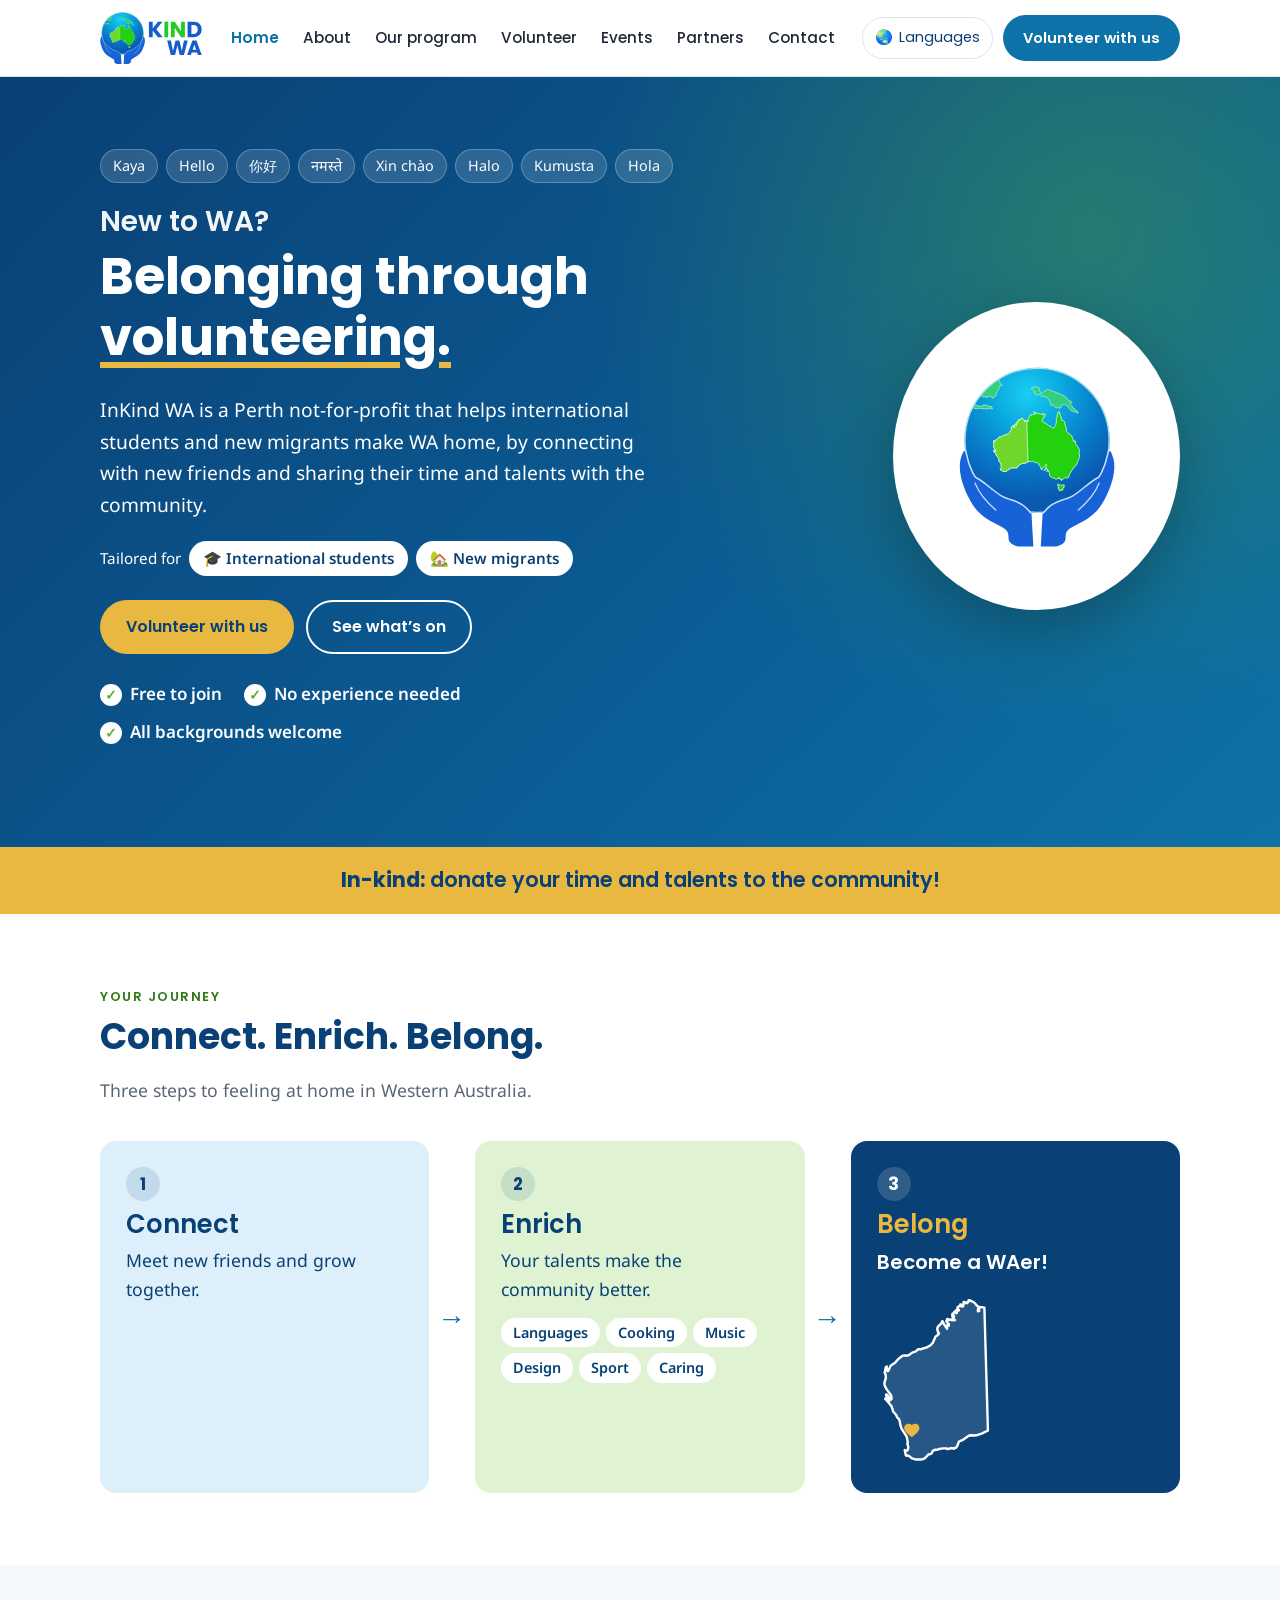
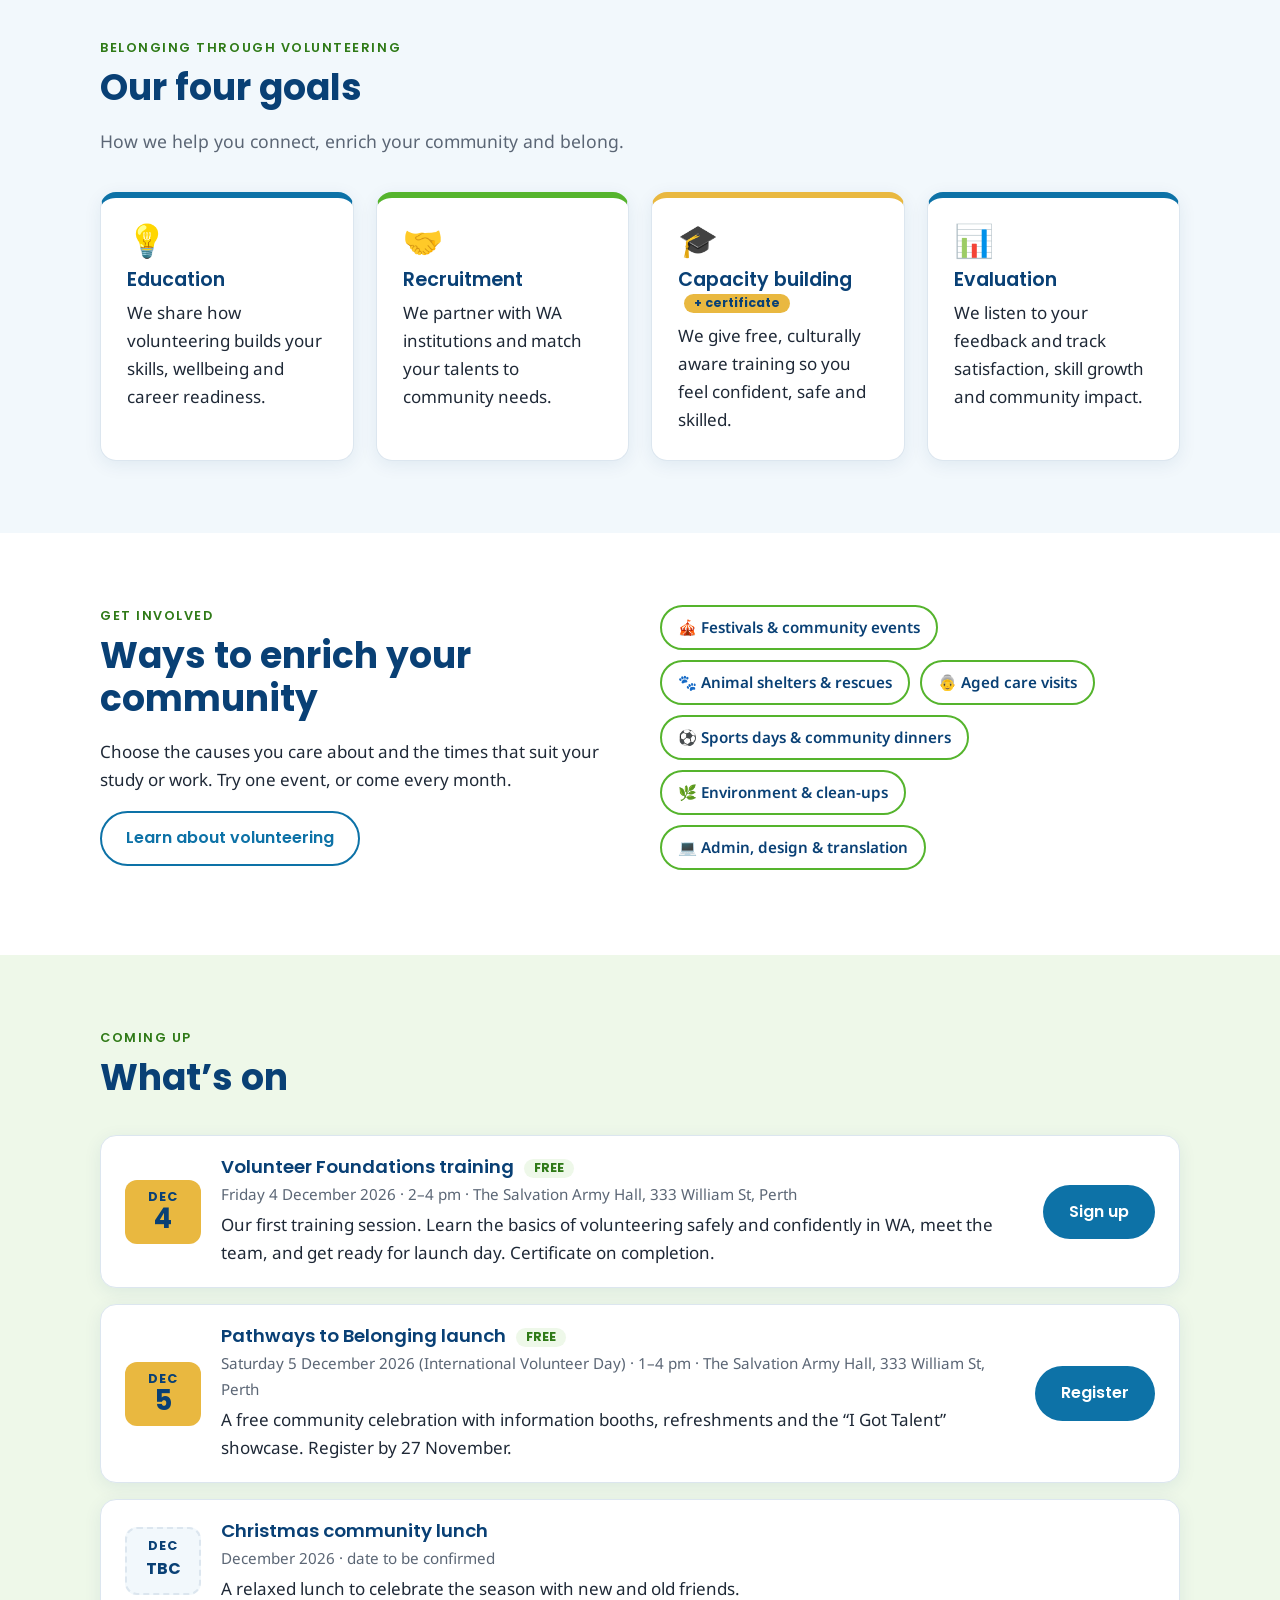
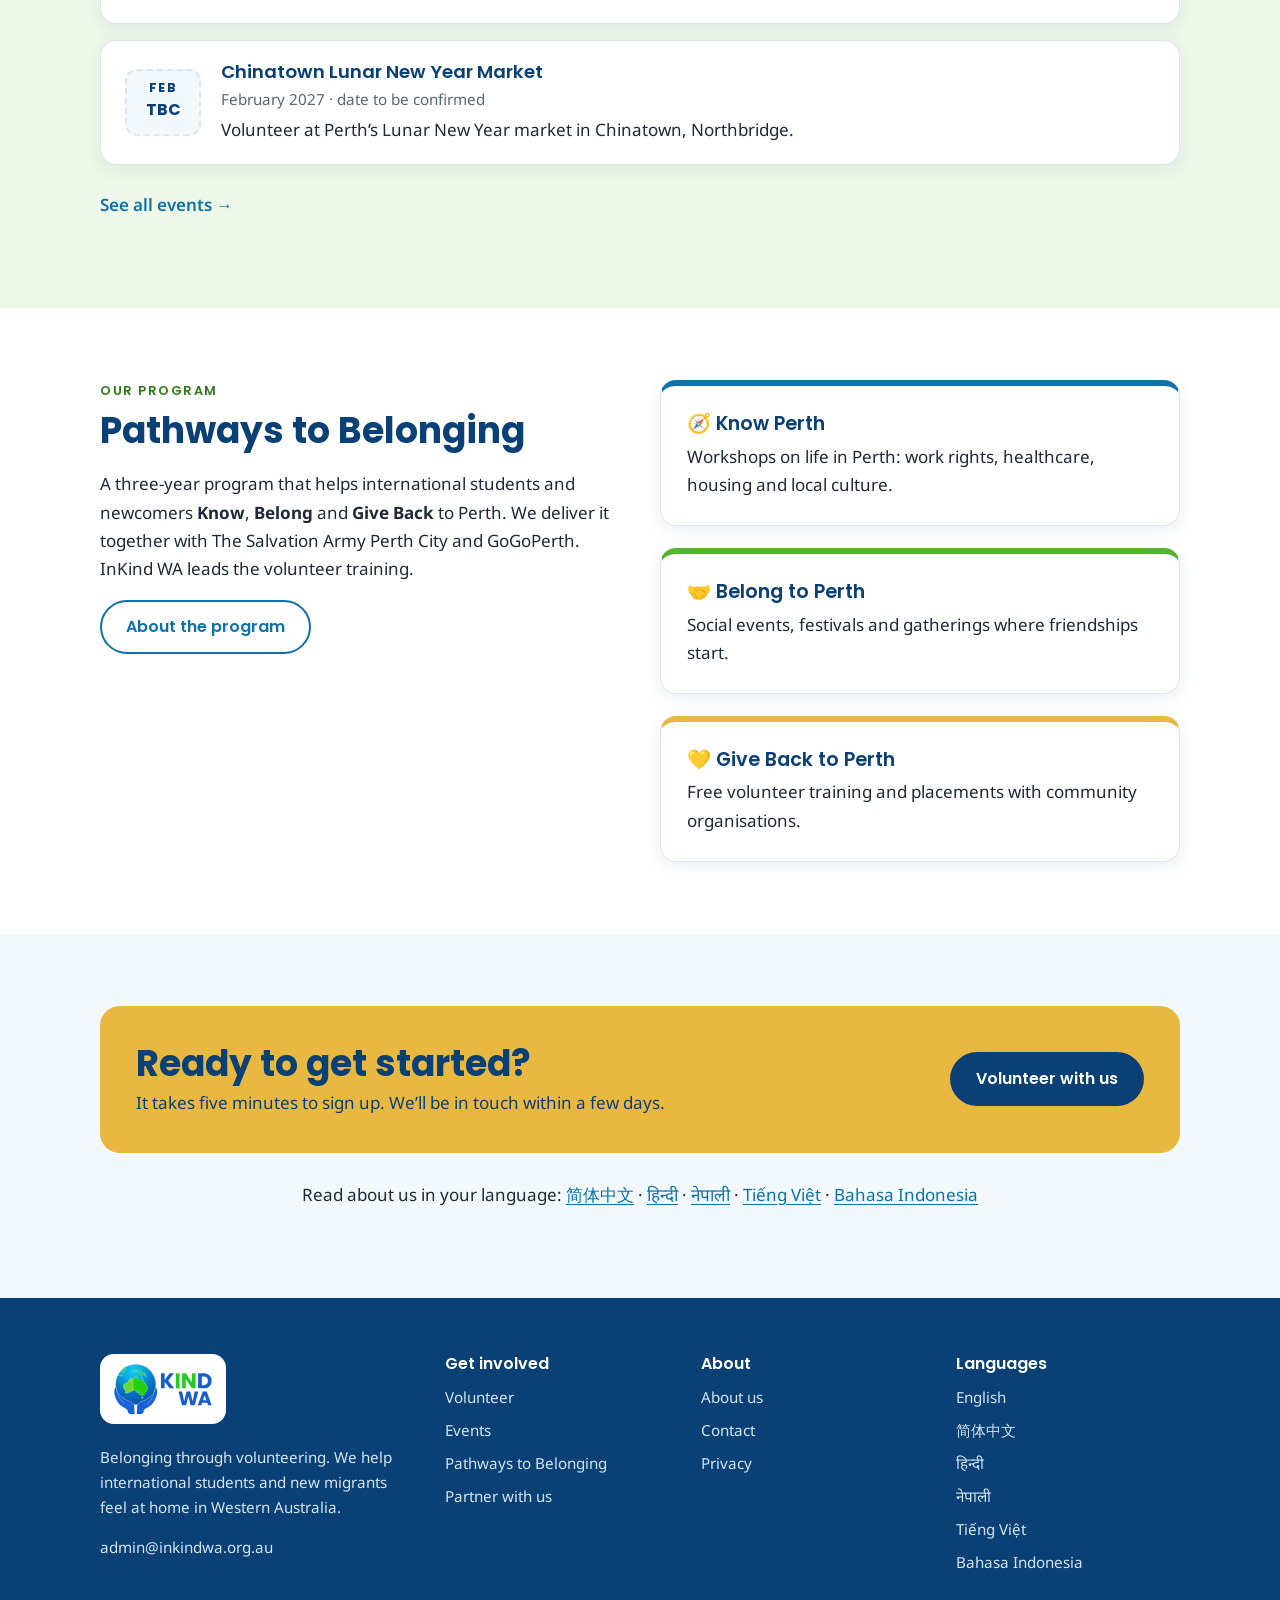
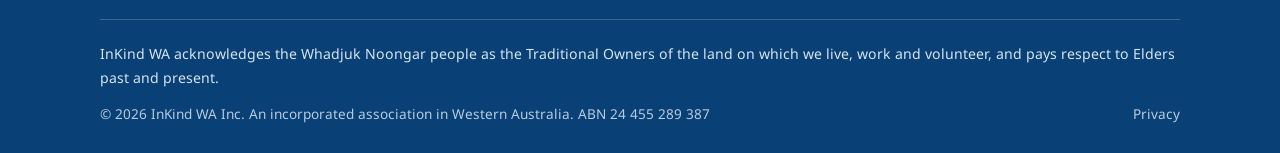
<file: index.html>
<!DOCTYPE html>
<html lang="en">
<head>
  <meta charset="utf-8">
  <meta name="viewport" content="width=device-width, initial-scale=1">
  <title>InKind WA | Belonging through volunteering in Perth</title>
  <meta name="description" content="InKind WA helps international students and new migrants feel at home in Western Australia through free training, volunteering and new friendships.">
  <link rel="canonical" href="https://inkindwa.org.au/">
  <meta property="og:type" content="website">
  <meta property="og:site_name" content="InKind WA">
  <meta property="og:title" content="InKind WA | Belonging through volunteering in Perth">
  <meta property="og:description" content="InKind WA helps international students and new migrants feel at home in Western Australia through free training, volunteering and new friendships.">
  <meta property="og:url" content="https://inkindwa.org.au/">
  <meta property="og:image" content="https://inkindwa.org.au/assets/img/og-image.png">
  <meta name="twitter:card" content="summary_large_image">
  <meta name="theme-color" content="#094075">
  <link rel="icon" href="assets/img/icon.svg" type="image/svg+xml">
  <link rel="icon" href="assets/img/favicon-32.png" sizes="32x32" type="image/png">
  <link rel="apple-touch-icon" href="assets/img/apple-touch-icon.png">
  <link rel="preconnect" href="https://fonts.googleapis.com">
  <link rel="preconnect" href="https://fonts.gstatic.com" crossorigin>
  <link rel="stylesheet" href="https://fonts.googleapis.com/css2?family=Noto+Sans:wght@400;600&family=Poppins:wght@500;600;700&display=swap">
  <link rel="stylesheet" href="assets/css/style.css?v=20261115">
  <script>document.documentElement.className += ' js';</script>
</head>
<body>
<a class="skip-link" href="#main">Skip to content</a>
<header class="site-header">
  <div class="container header-inner">
    <a class="brand" href="index.html" aria-label="InKind WA home">
      <img src="assets/img/logo.svg" alt="InKind WA" width="104" height="53">
    </a>
    <nav class="main-nav" id="main-nav" aria-label="Main">
      <ul>
        <li><a href="index.html" aria-current="page">Home</a></li>
        <li><a href="about.html">About</a></li>
        <li><a href="pathways-to-belonging.html">Our program</a></li>
        <li><a href="volunteer.html">Volunteer</a></li>
        <li><a href="events.html">Events</a></li>
        <li><a href="partners.html">Partners</a></li>
        <li><a href="contact.html">Contact</a></li>
        <li class="nav-cta-item"><a class="nav-cta" href="volunteer.html#sign-up">Volunteer with us</a></li>
      </ul>
    </nav>
    <div class="header-actions">
      <details class="lang-menu">
        <summary aria-label="Other languages"><span aria-hidden="true">🌏</span> <span class="lang-label">Languages</span></summary>
        <ul>
          <li><a href="index.html" lang="en">English</a></li>
          <li><a href="zh.html" lang="zh-Hans">简体中文 <small>Chinese</small></a></li>
          <li><a href="hi.html" lang="hi">हिन्दी <small>Hindi</small></a></li>
          <li><a href="ne.html" lang="ne">नेपाली <small>Nepali</small></a></li>
          <li><a href="vi.html" lang="vi">Tiếng Việt <small>Vietnamese</small></a></li>
          <li><a href="id.html" lang="id">Bahasa Indonesia <small>Indonesian</small></a></li>
        </ul>
      </details>
      <a class="btn btn-volunteer" href="volunteer.html#sign-up">Volunteer with us</a>
      <button class="menu-toggle" type="button" aria-expanded="false" aria-controls="main-nav">☰ Menu</button>
    </div>
  </div>
</header>
<main id="main">

<section class="hero">
  <div class="container hero-grid">
    <div>
      <div class="hellos" aria-label="Hello in many languages">
        <span lang="nys">Kaya</span><span>Hello</span><span lang="zh-Hans">你好</span><span lang="hi">नमस्ते</span>
        <span lang="vi">Xin chào</span><span lang="id">Halo</span><span lang="tl">Kumusta</span><span lang="es">Hola</span>
      </div>
      <h1><span class="h1-kicker">New to WA?</span>Belonging through <span class="u-gold">volunteering.</span></h1>
      <p class="hero-lead">InKind WA is a Perth not-for-profit that helps international students and new migrants make WA home, by connecting with new friends and sharing their time and talents with the community.</p>
      <p class="audience">Tailored for <span class="pill">🎓 International students</span> <span class="pill">🏡 New migrants</span></p>
      <div class="btn-row">
        <a class="btn btn-gold" href="volunteer.html#sign-up">Volunteer with us</a>
        <a class="btn btn-white-outline" href="events.html">See what’s on</a>
      </div>
      <ul class="ticks">
        <li>Free to join</li><li>No experience needed</li><li>All backgrounds welcome</li>
      </ul>
    </div>
    <div class="hero-art"><img src="assets/img/icon.svg" alt="" width="160" height="182"></div>
  </div>
</section>

<div class="inkind-strip">
  <div class="container"><p><strong>In-kind:</strong> donate your time and talents to the community!</p></div>
</div>

<section class="section">
  <div class="container">
    <div class="section-head">
      <span class="eyebrow">Your journey</span>
      <h2>Connect. Enrich. Belong.</h2>
      <p>Three steps to feeling at home in Western Australia.</p>
    </div>
    <ol class="journey">
      <li class="stage stage-connect">
        <span class="num">1</span>
        <h3>Connect</h3>
        <p>Meet new friends and grow together.</p>
      </li>
      <li class="stage stage-enrich">
        <span class="num">2</span>
        <h3>Enrich</h3>
        <p>Your talents make the community better.</p>
        <ul class="talents" aria-label="Example talents">
          <li>Languages</li><li>Cooking</li><li>Music</li><li>Design</li><li>Sport</li><li>Caring</li>
        </ul>
      </li>
      <li class="stage stage-belong">
        <span class="num">3</span>
        <h3>Belong</h3>
        <p>Become a WAer!</p>
        <svg class="wa-map" viewBox="31 49 40 58" role="img" aria-label="Map of Western Australia with a heart at Perth">
          <path d="M66.09 95.79 L67.98 94.83 L66.8 53.9 L65.93 53.71 L65.56 53.74 L64.86 54.38 L65.07 54.99 L64.83 54.83 L64.63 55.08 L64.64 54.5 L64.86 53.58 L64.16 53.06 L63.63 52.37 L63.12 52 L61.79 51.36 L61.49 51.48 L61.52 51.88 L61.03 52.4 L60.63 52.07 L60.3 52.44 L60.12 52.06 L59.96 51.96 L59.81 52.01 L59.93 52.51 L59.82 52.59 L59.77 53.27 L59.6 53.34 L59.47 53.58 L59.29 53.23 L59.1 53.18 L58.93 53.39 L59.01 52.81 L58.76 52.79 L58.73 53.29 L58.05 53.57 L57.81 53.9 L57.98 54.45 L58.32 54.6 L58.26 54.86 L57.51 54.62 L57.48 54.78 L57.06 55.02 L57.24 55.37 L57.62 55.34 L57.61 55.67 L57.5 55.74 L57.39 55.59 L56.73 55.31 L56.73 55.52 L56.45 55.87 L56.16 55.88 L56.05 56.53 L56.36 57.03 L56.68 56.61 L56.68 56.76 L56.54 57.36 L56.17 57.43 L56.16 57.84 L56.78 57.9 L57.02 58.04 L55.93 58.07 L55.32 57.81 L54.91 58.12 L54.59 57.68 L54.4 57.66 L54.31 57.77 L54.37 58.23 L54.07 58.44 L54.78 59.31 L54.96 59.29 L55 59.42 L54.93 59.91 L54.53 59.7 L54.37 59.73 L54.36 60.92 L53.31 59.39 L52.86 58.39 L52.74 58.38 L52.33 59.28 L51.48 60 L51.12 60.65 L51.12 61.22 L51.39 62.22 L51.68 62.37 L51.65 62.55 L50.92 63.3 L50.54 63.53 L49.55 65.67 L48.84 66.42 L47.61 67.11 L46.14 67.53 L45.75 67.76 L44.67 67.76 L43.94 68.48 L42.74 68.88 L41.67 69.65 L41.07 69.91 L40.47 69.78 L39.52 69.92 L38.1 71.01 L37.01 72.27 L35.5 73.28 L34.94 74.63 L34.8 74.86 L34.48 75.04 L34.47 74.65 L34.28 74.32 L34.24 73.46 L34.04 73.62 L33.92 73.78 L33.55 75.55 L33.87 76.19 L33.95 77.42 L33.54 78.59 L33.48 79.24 L33.58 79.98 L34.29 81.21 L35.73 83.18 L35.88 84.23 L35.66 84.52 L35.43 84.37 L35.04 83.67 L34.9 84.05 L34.81 83.98 L34.7 83.81 L34.68 83.27 L34.25 82.82 L34.05 82.78 L33.98 83.07 L34.52 83.95 L35.15 84.44 L35.17 84.85 L35 85.1 L34.67 85.06 L34.03 83.97 L34.02 84.37 L33.71 84.27 L35.04 85.72 L35.88 86.84 L36.43 88.57 L37.36 89.58 L37.67 90.35 L38.23 90.94 L38.55 91.61 L38.8 93.07 L39.22 94.28 L40.89 96.85 L41.22 98.53 L41.25 98.93 L41.11 99.19 L41.45 100.42 L41.26 101.27 L41 101.56 L40.66 101.61 L40.24 101.36 L40.59 103.11 L40.85 103.28 L41.12 103.16 L41.73 103.38 L42.69 104.15 L43.79 104.49 L45.87 104.52 L46.9 104.14 L48.2 102.79 L48.88 102.67 L49.25 102.42 L49.52 101.75 L49.91 101.41 L50.6 101.25 L51.02 101.28 L51.78 100.99 L52.94 100.79 L54.25 100.8 L54.46 101.07 L55.69 100.74 L56.27 100.72 L56.57 100.91 L56.86 100.69 L57.15 100.7 L57.42 100.49 L57.8 99.89 L58.22 98.74 L58.43 98.45 L59.45 98.07 L61.71 96.53 L62.15 96.42 L63.48 96.49 L64.58 96.33 Z" fill="rgba(255,255,255,.12)" stroke="#ffffff" stroke-width=".8" stroke-linejoin="round"/>
          <path transform="translate(42.6 94.8) scale(.75) translate(-39.6 -97.5)" d="M39.6 95.2c-1.1-1.3-3.4-.6-3.4 1.2 0 1.6 2 2.9 3.4 4.1 1.4-1.2 3.4-2.5 3.4-4.1 0-1.8-2.3-2.5-3.4-1.2z" fill="#E9B840"/>
        </svg>
      </li>
    </ol>
  </div>
</section>

<section class="section section-sky">
  <div class="container">
    <div class="section-head">
      <span class="eyebrow">Belonging through volunteering</span>
      <h2>Our four goals</h2>
      <p>How we help you connect, enrich your community and belong.</p>
    </div>
    <div class="grid grid-4">
      <div class="card card-top-blue"><span class="icon" aria-hidden="true">💡</span><h3>Education</h3><p>We share how volunteering builds your skills, wellbeing and career readiness.</p></div>
      <div class="card card-top-green"><span class="icon" aria-hidden="true">🤝</span><h3>Recruitment</h3><p>We partner with WA institutions and match your talents to community needs.</p></div>
      <div class="card card-top-gold"><span class="icon" aria-hidden="true">🎓</span><h3>Capacity building <span class="tag tag-gold">+ certificate</span></h3><p>We give free, culturally aware training so you feel confident, safe and skilled.</p></div>
      <div class="card card-top-blue"><span class="icon" aria-hidden="true">📊</span><h3>Evaluation</h3><p>We listen to your feedback and track satisfaction, skill growth and community impact.</p></div>
    </div>
  </div>
</section>

<section class="section">
  <div class="container two-col">
    <div>
      <span class="eyebrow">Get involved</span>
      <h2>Ways to enrich your community</h2>
      <p>Choose the causes you care about and the times that suit your study or work. Try one event, or come every month.</p>
      <p><a class="btn btn-outline" href="volunteer.html">Learn about volunteering</a></p>
    </div>
    <div>
      <ul class="chips">
          <li>🎪 Festivals &amp; community events</li>
          <li>🐾 Animal shelters &amp; rescues</li>
          <li>👵 Aged care visits</li>
          <li>⚽ Sports days &amp; community dinners</li>
          <li>🌿 Environment &amp; clean-ups</li>
          <li>💻 Admin, design &amp; translation</li>
        </ul>
    </div>
  </div>
</section>

<section class="section section-mint">
  <div class="container">
    <div class="section-head">
      <span class="eyebrow">Coming up</span>
      <h2>What’s on</h2>
    </div>
    <div class="event-list">
      <article class="event" data-ends="2026-12-04">
        <div class="date-badge"><span class="m">DEC</span><span class="d">4</span></div>
        <div>
          <h3>Volunteer Foundations training <span class="tag">FREE</span></h3>
          <p class="meta">Friday 4 December 2026 · 2–4 pm · The Salvation Army Hall, 333 William St, Perth</p>
          <p>Our first training session. Learn the basics of volunteering safely and confidently in WA, meet the team, and get ready for launch day. Certificate on completion.</p>
        </div>
        <a class="btn" href="volunteer.html#sign-up">Sign up</a>
      </article>
      <article class="event" data-ends="2026-12-05">
        <div class="date-badge"><span class="m">DEC</span><span class="d">5</span></div>
        <div>
          <h3>Pathways to Belonging launch <span class="tag">FREE</span></h3>
          <p class="meta">Saturday 5 December 2026 (International Volunteer Day) · 1–4 pm · The Salvation Army Hall, 333 William St, Perth</p>
          <p>A free community celebration with information booths, refreshments and the “I Got Talent” showcase. Register by 27 November.
          <span data-ends="2026-11-13"> Want to perform? <a href="https://forms.cloud.microsoft/r/17pk6SGF7e" target="_blank" rel="noopener">Apply by 13 November</a>.</span></p>
        </div>
        <a class="btn" href="https://forms.cloud.microsoft/r/vw3R8HUWT3" target="_blank" rel="noopener">Register</a>
      </article>
      <article class="event" data-ends="2026-12-31">
        <div class="date-badge tbc"><span class="m">DEC</span><span class="d">TBC</span></div>
        <div>
          <h3>Christmas community lunch</h3>
          <p class="meta">December 2026 · date to be confirmed</p>
          <p>A relaxed lunch to celebrate the season with new and old friends.</p>
        </div>
      </article>
      <article class="event" data-ends="2027-02-28">
        <div class="date-badge tbc"><span class="m">FEB</span><span class="d">TBC</span></div>
        <div>
          <h3>Chinatown Lunar New Year Market</h3>
          <p class="meta">February 2027 · date to be confirmed</p>
          <p>Volunteer at Perth’s Lunar New Year market in Chinatown, Northbridge.</p>
        </div>
      </article>
      <p class="no-events notice">New events are coming soon. Sign up as a volunteer and we’ll let you know first.</p>
    </div>
    <p><a class="card-link" href="events.html">See all events</a></p>
  </div>
</section>

<section class="section">
  <div class="container two-col">
    <div>
      <span class="eyebrow">Our program</span>
      <h2>Pathways to Belonging</h2>
      <p>A three-year program that helps international students and newcomers <strong>Know</strong>, <strong>Belong</strong> and <strong>Give Back</strong> to Perth. We deliver it together with The Salvation Army Perth City and GoGoPerth. InKind WA leads the volunteer training.</p>
      <p><a class="btn btn-outline" href="pathways-to-belonging.html">About the program</a></p>
    </div>
    <div class="grid">
      <div class="card card-top-blue"><h3>🧭 Know Perth</h3><p>Workshops on life in Perth: work rights, healthcare, housing and local culture.</p></div>
      <div class="card card-top-green"><h3>🤝 Belong to Perth</h3><p>Social events, festivals and gatherings where friendships start.</p></div>
      <div class="card card-top-gold"><h3>💛 Give Back to Perth</h3><p>Free volunteer training and placements with community organisations.</p></div>
    </div>
  </div>
</section>

<section class="section section-sky">
  <div class="container">
    <div class="callout">
      <div>
        <h2>Ready to get started?</h2>
        <p>It takes five minutes to sign up. We’ll be in touch within a few days.</p>
      </div>
      <a class="btn" href="volunteer.html#sign-up">Volunteer with us</a>
    </div>
    <p class="center" style="margin-top:28px">Read about us in your language:
      <a href="zh.html" lang="zh-Hans">简体中文</a> · <a href="hi.html" lang="hi">हिन्दी</a> · <a href="ne.html" lang="ne">नेपाली</a> ·
      <a href="vi.html" lang="vi">Tiếng Việt</a> · <a href="id.html" lang="id">Bahasa Indonesia</a></p>
  </div>
</section>
</main>
<footer class="site-footer">
  <div class="container">
    <div class="footer-grid">
      <div>
        <a class="footer-logo" href="index.html"><img src="assets/img/logo.svg" alt="InKind WA" width="98" height="50"></a>
        <p>Belonging through volunteering. We help international students and new migrants feel at home in Western Australia.</p>
        <p><a href="mailto:admin@inkindwa.org.au">admin@inkindwa.org.au</a></p>
        <!-- SOCIAL LINKS: remove the comment markers around the next line once the accounts are live
        <p><a href="https://www.facebook.com/inkindwa">Facebook</a> · <a href="https://www.instagram.com/inkindwa">Instagram</a></p>
        -->
      </div>
      <div>
        <h3>Get involved</h3>
        <ul>
          <li><a href="volunteer.html">Volunteer</a></li>
          <li><a href="events.html">Events</a></li>
          <li><a href="pathways-to-belonging.html">Pathways to Belonging</a></li>
          <li><a href="partners.html">Partner with us</a></li>
        </ul>
      </div>
      <div>
        <h3>About</h3>
        <ul>
          <li><a href="about.html">About us</a></li>
          <li><a href="contact.html">Contact</a></li>
          <li><a href="privacy.html">Privacy</a></li>
        </ul>
      </div>
      <div>
        <h3>Languages</h3>
        <ul>
          <li><a href="index.html">English</a></li>
          <li><a href="zh.html">简体中文</a></li>
          <li><a href="hi.html">हिन्दी</a></li>
          <li><a href="ne.html">नेपाली</a></li>
          <li><a href="vi.html">Tiếng Việt</a></li>
          <li><a href="id.html">Bahasa Indonesia</a></li>
        </ul>
      </div>
    </div>
    <p class="acknowledgement">InKind WA acknowledges the Whadjuk Noongar people as the Traditional Owners of the land on which we live, work and volunteer, and pays respect to Elders past and present.</p>
    <div class="legal">
      <span>© <span class="year">2026</span> InKind WA Inc. An incorporated association in Western Australia. ABN 24 455 289 387</span>
      <span><a href="privacy.html">Privacy</a></span>
    </div>
  </div>
</footer>
<script src="assets/js/main.js?v=20261115" defer></script>
</body>
</html>
</file>
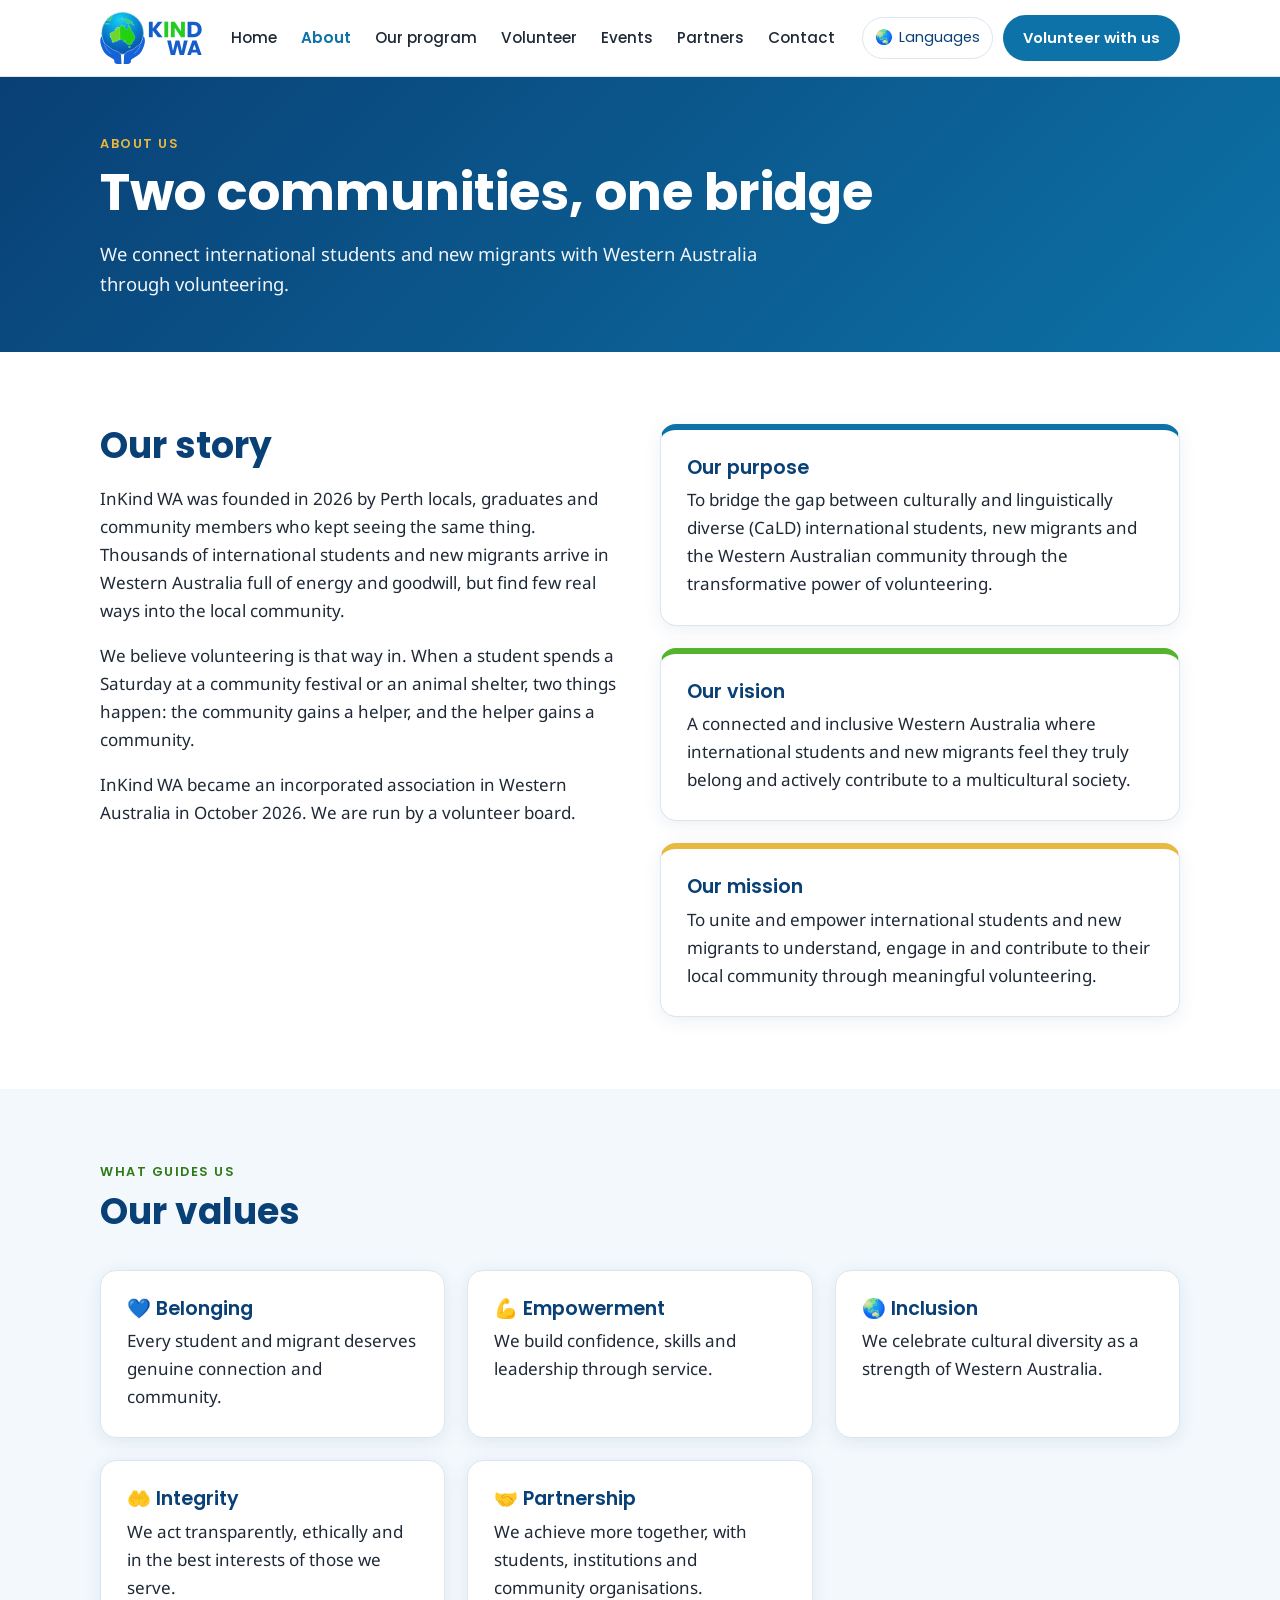
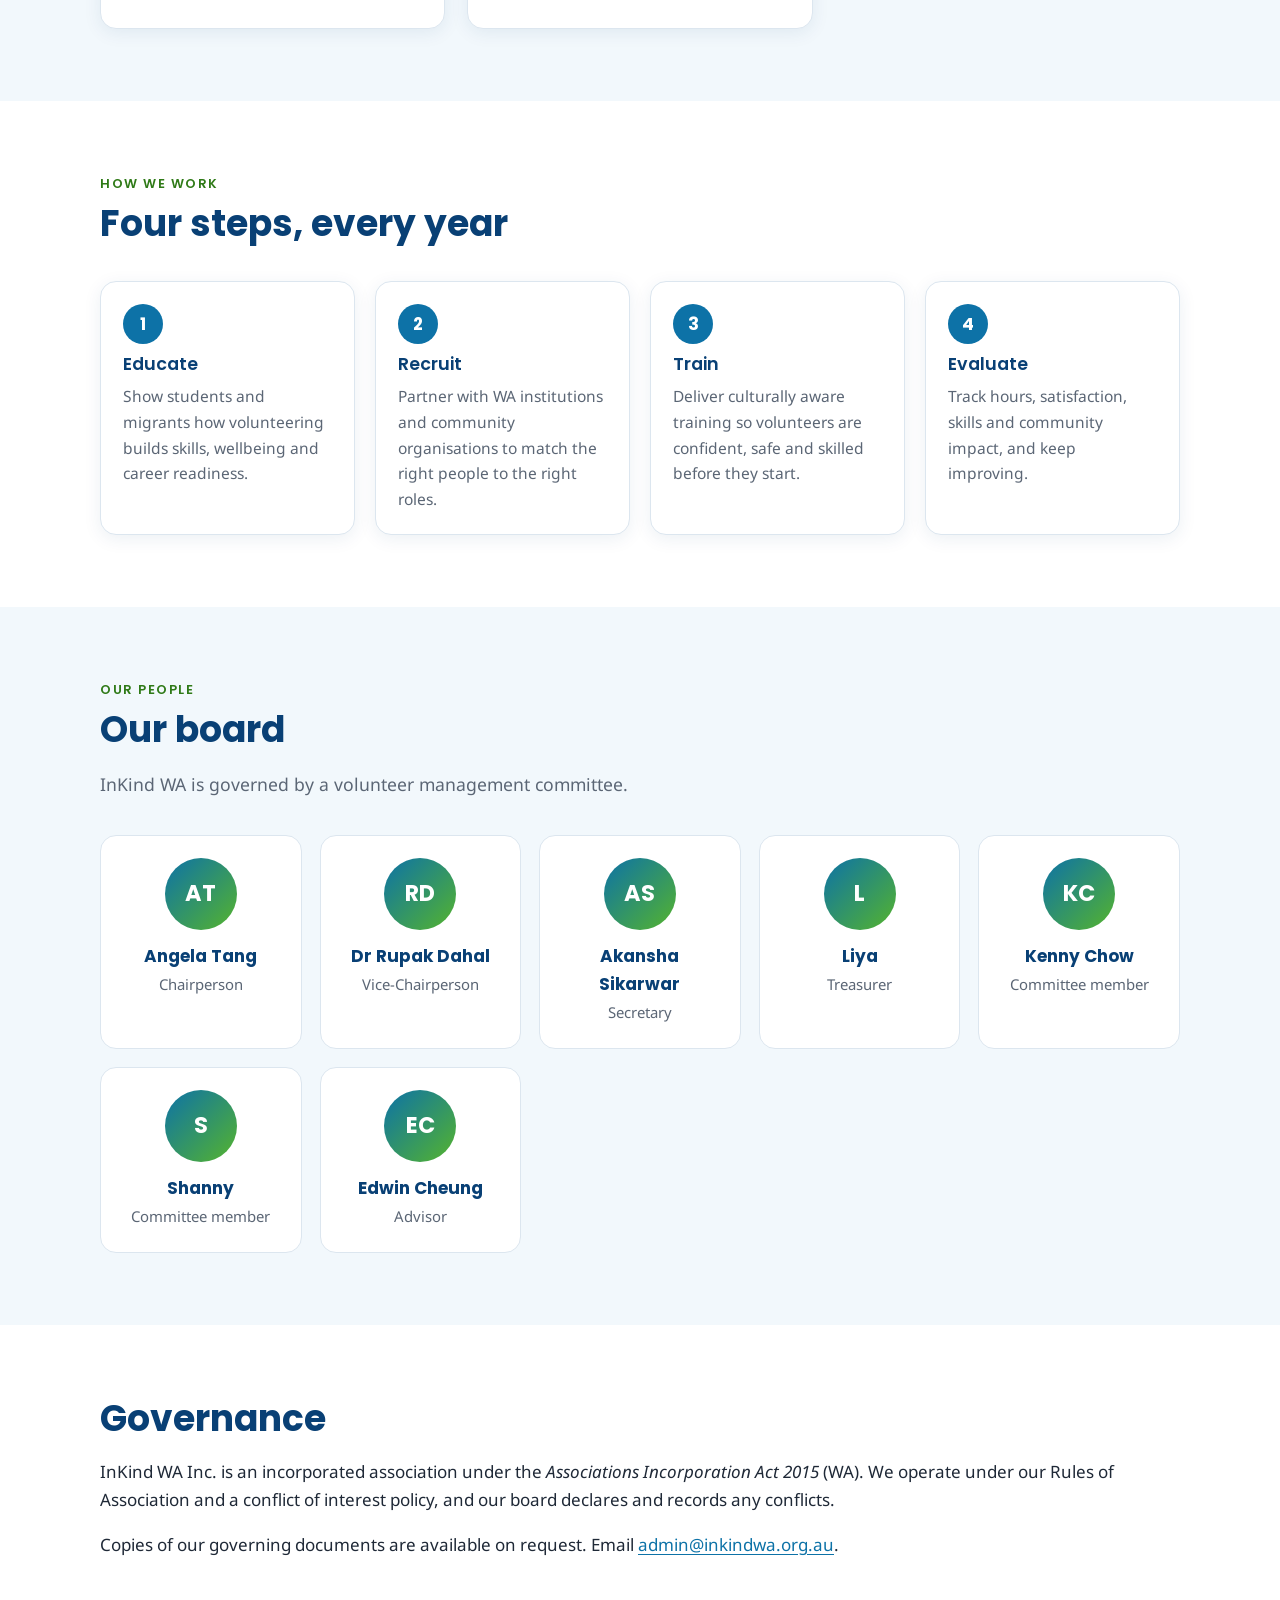
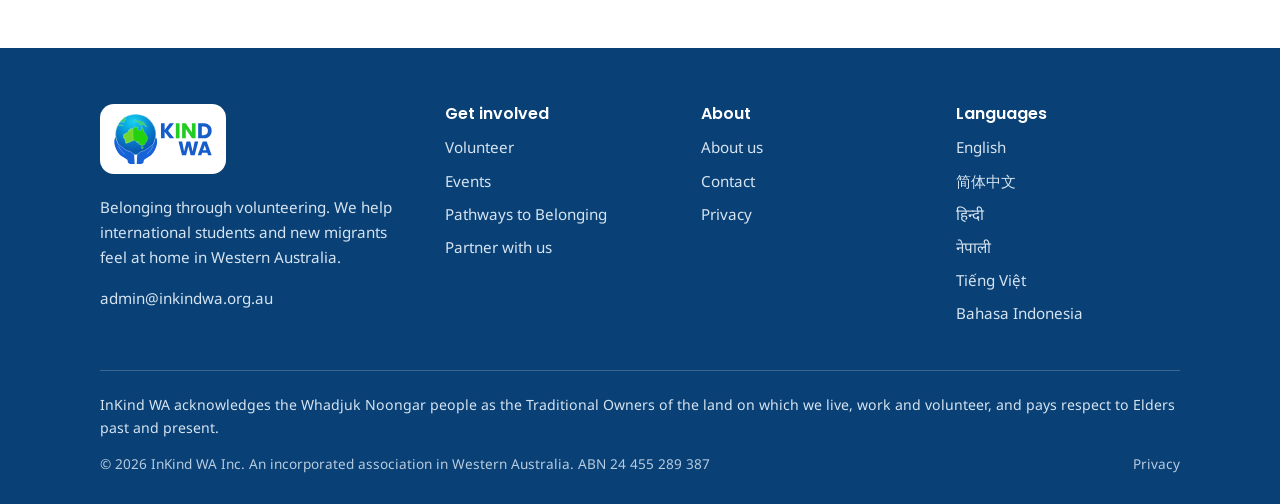
<file: about.html>
<!DOCTYPE html>
<html lang="en">
<head>
  <meta charset="utf-8">
  <meta name="viewport" content="width=device-width, initial-scale=1">
  <title>About us | InKind WA</title>
  <meta name="description" content="Who we are: a Perth not-for-profit connecting international students and new migrants with the WA community through volunteering.">
  <link rel="canonical" href="https://inkindwa.org.au/about.html">
  <meta property="og:type" content="website">
  <meta property="og:site_name" content="InKind WA">
  <meta property="og:title" content="About us | InKind WA">
  <meta property="og:description" content="Who we are: a Perth not-for-profit connecting international students and new migrants with the WA community through volunteering.">
  <meta property="og:url" content="https://inkindwa.org.au/about.html">
  <meta property="og:image" content="https://inkindwa.org.au/assets/img/og-image.png">
  <meta name="twitter:card" content="summary_large_image">
  <meta name="theme-color" content="#094075">
  <link rel="icon" href="assets/img/icon.svg" type="image/svg+xml">
  <link rel="icon" href="assets/img/favicon-32.png" sizes="32x32" type="image/png">
  <link rel="apple-touch-icon" href="assets/img/apple-touch-icon.png">
  <link rel="preconnect" href="https://fonts.googleapis.com">
  <link rel="preconnect" href="https://fonts.gstatic.com" crossorigin>
  <link rel="stylesheet" href="https://fonts.googleapis.com/css2?family=Noto+Sans:wght@400;600&family=Poppins:wght@500;600;700&display=swap">
  <link rel="stylesheet" href="assets/css/style.css?v=20261115">
  <script>document.documentElement.className += ' js';</script>
</head>
<body>
<a class="skip-link" href="#main">Skip to content</a>
<header class="site-header">
  <div class="container header-inner">
    <a class="brand" href="index.html" aria-label="InKind WA home">
      <img src="assets/img/logo.svg" alt="InKind WA" width="104" height="53">
    </a>
    <nav class="main-nav" id="main-nav" aria-label="Main">
      <ul>
        <li><a href="index.html">Home</a></li>
        <li><a href="about.html" aria-current="page">About</a></li>
        <li><a href="pathways-to-belonging.html">Our program</a></li>
        <li><a href="volunteer.html">Volunteer</a></li>
        <li><a href="events.html">Events</a></li>
        <li><a href="partners.html">Partners</a></li>
        <li><a href="contact.html">Contact</a></li>
        <li class="nav-cta-item"><a class="nav-cta" href="volunteer.html#sign-up">Volunteer with us</a></li>
      </ul>
    </nav>
    <div class="header-actions">
      <details class="lang-menu">
        <summary aria-label="Other languages"><span aria-hidden="true">🌏</span> <span class="lang-label">Languages</span></summary>
        <ul>
          <li><a href="index.html" lang="en">English</a></li>
          <li><a href="zh.html" lang="zh-Hans">简体中文 <small>Chinese</small></a></li>
          <li><a href="hi.html" lang="hi">हिन्दी <small>Hindi</small></a></li>
          <li><a href="ne.html" lang="ne">नेपाली <small>Nepali</small></a></li>
          <li><a href="vi.html" lang="vi">Tiếng Việt <small>Vietnamese</small></a></li>
          <li><a href="id.html" lang="id">Bahasa Indonesia <small>Indonesian</small></a></li>
        </ul>
      </details>
      <a class="btn btn-volunteer" href="volunteer.html#sign-up">Volunteer with us</a>
      <button class="menu-toggle" type="button" aria-expanded="false" aria-controls="main-nav">☰ Menu</button>
    </div>
  </div>
</header>
<main id="main">

<section class="page-hero">
  <div class="container">
    <span class="eyebrow">About us</span>
    <h1>Two communities, one bridge</h1>
    <p>We connect international students and new migrants with Western Australia through volunteering.</p>
  </div>
</section>

<section class="section">
  <div class="container two-col">
    <div>
      <h2>Our story</h2>
      <p>InKind WA was founded in 2026 by Perth locals, graduates and community members who kept seeing the same thing. Thousands of international students and new migrants arrive in Western Australia full of energy and goodwill, but find few real ways into the local community.</p>
      <p>We believe volunteering is that way in. When a student spends a Saturday at a community festival or an animal shelter, two things happen: the community gains a helper, and the helper gains a community.</p>
      <p>InKind WA became an incorporated association in Western Australia in October 2026. We are run by a volunteer board.</p>
    </div>
    <div class="grid">
      <div class="card card-top-blue"><h3>Our purpose</h3><p>To bridge the gap between culturally and linguistically diverse (CaLD) international students, new migrants and the Western Australian community through the transformative power of volunteering.</p></div>
      <div class="card card-top-green"><h3>Our vision</h3><p>A connected and inclusive Western Australia where international students and new migrants feel they truly belong and actively contribute to a multicultural society.</p></div>
      <div class="card card-top-gold"><h3>Our mission</h3><p>To unite and empower international students and new migrants to understand, engage in and contribute to their local community through meaningful volunteering.</p></div>
    </div>
  </div>
</section>

<section class="section section-sky">
  <div class="container">
    <div class="section-head"><span class="eyebrow">What guides us</span><h2>Our values</h2></div>
    <div class="grid grid-3">
      <div class="card"><h3>💙 Belonging</h3><p>Every student and migrant deserves genuine connection and community.</p></div>
      <div class="card"><h3>💪 Empowerment</h3><p>We build confidence, skills and leadership through service.</p></div>
      <div class="card"><h3>🌏 Inclusion</h3><p>We celebrate cultural diversity as a strength of Western Australia.</p></div>
      <div class="card"><h3>🤲 Integrity</h3><p>We act transparently, ethically and in the best interests of those we serve.</p></div>
      <div class="card"><h3>🤝 Partnership</h3><p>We achieve more together, with students, institutions and community organisations.</p></div>
    </div>
  </div>
</section>

<section class="section">
  <div class="container">
    <div class="section-head"><span class="eyebrow">How we work</span><h2>Four steps, every year</h2></div>
    <ol class="steps">
      <li><h3>Educate</h3><p>Show students and migrants how volunteering builds skills, wellbeing and career readiness.</p></li>
      <li><h3>Recruit</h3><p>Partner with WA institutions and community organisations to match the right people to the right roles.</p></li>
      <li><h3>Train</h3><p>Deliver culturally aware training so volunteers are confident, safe and skilled before they start.</p></li>
      <li><h3>Evaluate</h3><p>Track hours, satisfaction, skills and community impact, and keep improving.</p></li>
    </ol>
  </div>
</section>

<section class="section section-sky">
  <div class="container">
    <div class="section-head"><span class="eyebrow">Our people</span><h2>Our board</h2><p>InKind WA is governed by a volunteer management committee.</p></div>
    <div class="people">
      <div class="person"><div class="avatar" aria-hidden="true">AT</div><strong>Angela Tang</strong><span>Chairperson</span></div>
      <div class="person"><div class="avatar" aria-hidden="true">RD</div><strong>Dr Rupak Dahal</strong><span>Vice-Chairperson</span></div>
      <div class="person"><div class="avatar" aria-hidden="true">AS</div><strong>Akansha Sikarwar</strong><span>Secretary</span></div>
      <div class="person"><div class="avatar" aria-hidden="true">L</div><strong>Liya</strong><span>Treasurer</span></div>
      <div class="person"><div class="avatar" aria-hidden="true">KC</div><strong>Kenny Chow</strong><span>Committee member</span></div>
      <div class="person"><div class="avatar" aria-hidden="true">S</div><strong>Shanny</strong><span>Committee member</span></div>
      <div class="person"><div class="avatar" aria-hidden="true">EC</div><strong>Edwin Cheung</strong><span>Advisor</span></div>
    </div>
  </div>
</section>

<section class="section">
  <div class="container">
    <h2>Governance</h2>
    <p>InKind WA Inc. is an incorporated association under the <em>Associations Incorporation Act 2015</em> (WA). We operate under our Rules of Association and a conflict of interest policy, and our board declares and records any conflicts.</p>
    <p>Copies of our governing documents are available on request. Email <a href="mailto:admin@inkindwa.org.au">admin@inkindwa.org.au</a>.</p>
  </div>
</section>
</main>
<footer class="site-footer">
  <div class="container">
    <div class="footer-grid">
      <div>
        <a class="footer-logo" href="index.html"><img src="assets/img/logo.svg" alt="InKind WA" width="98" height="50"></a>
        <p>Belonging through volunteering. We help international students and new migrants feel at home in Western Australia.</p>
        <p><a href="mailto:admin@inkindwa.org.au">admin@inkindwa.org.au</a></p>
        <!-- SOCIAL LINKS: remove the comment markers around the next line once the accounts are live
        <p><a href="https://www.facebook.com/inkindwa">Facebook</a> · <a href="https://www.instagram.com/inkindwa">Instagram</a></p>
        -->
      </div>
      <div>
        <h3>Get involved</h3>
        <ul>
          <li><a href="volunteer.html">Volunteer</a></li>
          <li><a href="events.html">Events</a></li>
          <li><a href="pathways-to-belonging.html">Pathways to Belonging</a></li>
          <li><a href="partners.html">Partner with us</a></li>
        </ul>
      </div>
      <div>
        <h3>About</h3>
        <ul>
          <li><a href="about.html">About us</a></li>
          <li><a href="contact.html">Contact</a></li>
          <li><a href="privacy.html">Privacy</a></li>
        </ul>
      </div>
      <div>
        <h3>Languages</h3>
        <ul>
          <li><a href="index.html">English</a></li>
          <li><a href="zh.html">简体中文</a></li>
          <li><a href="hi.html">हिन्दी</a></li>
          <li><a href="ne.html">नेपाली</a></li>
          <li><a href="vi.html">Tiếng Việt</a></li>
          <li><a href="id.html">Bahasa Indonesia</a></li>
        </ul>
      </div>
    </div>
    <p class="acknowledgement">InKind WA acknowledges the Whadjuk Noongar people as the Traditional Owners of the land on which we live, work and volunteer, and pays respect to Elders past and present.</p>
    <div class="legal">
      <span>© <span class="year">2026</span> InKind WA Inc. An incorporated association in Western Australia. ABN 24 455 289 387</span>
      <span><a href="privacy.html">Privacy</a></span>
    </div>
  </div>
</footer>
<script src="assets/js/main.js?v=20261115" defer></script>
</body>
</html>
</file>
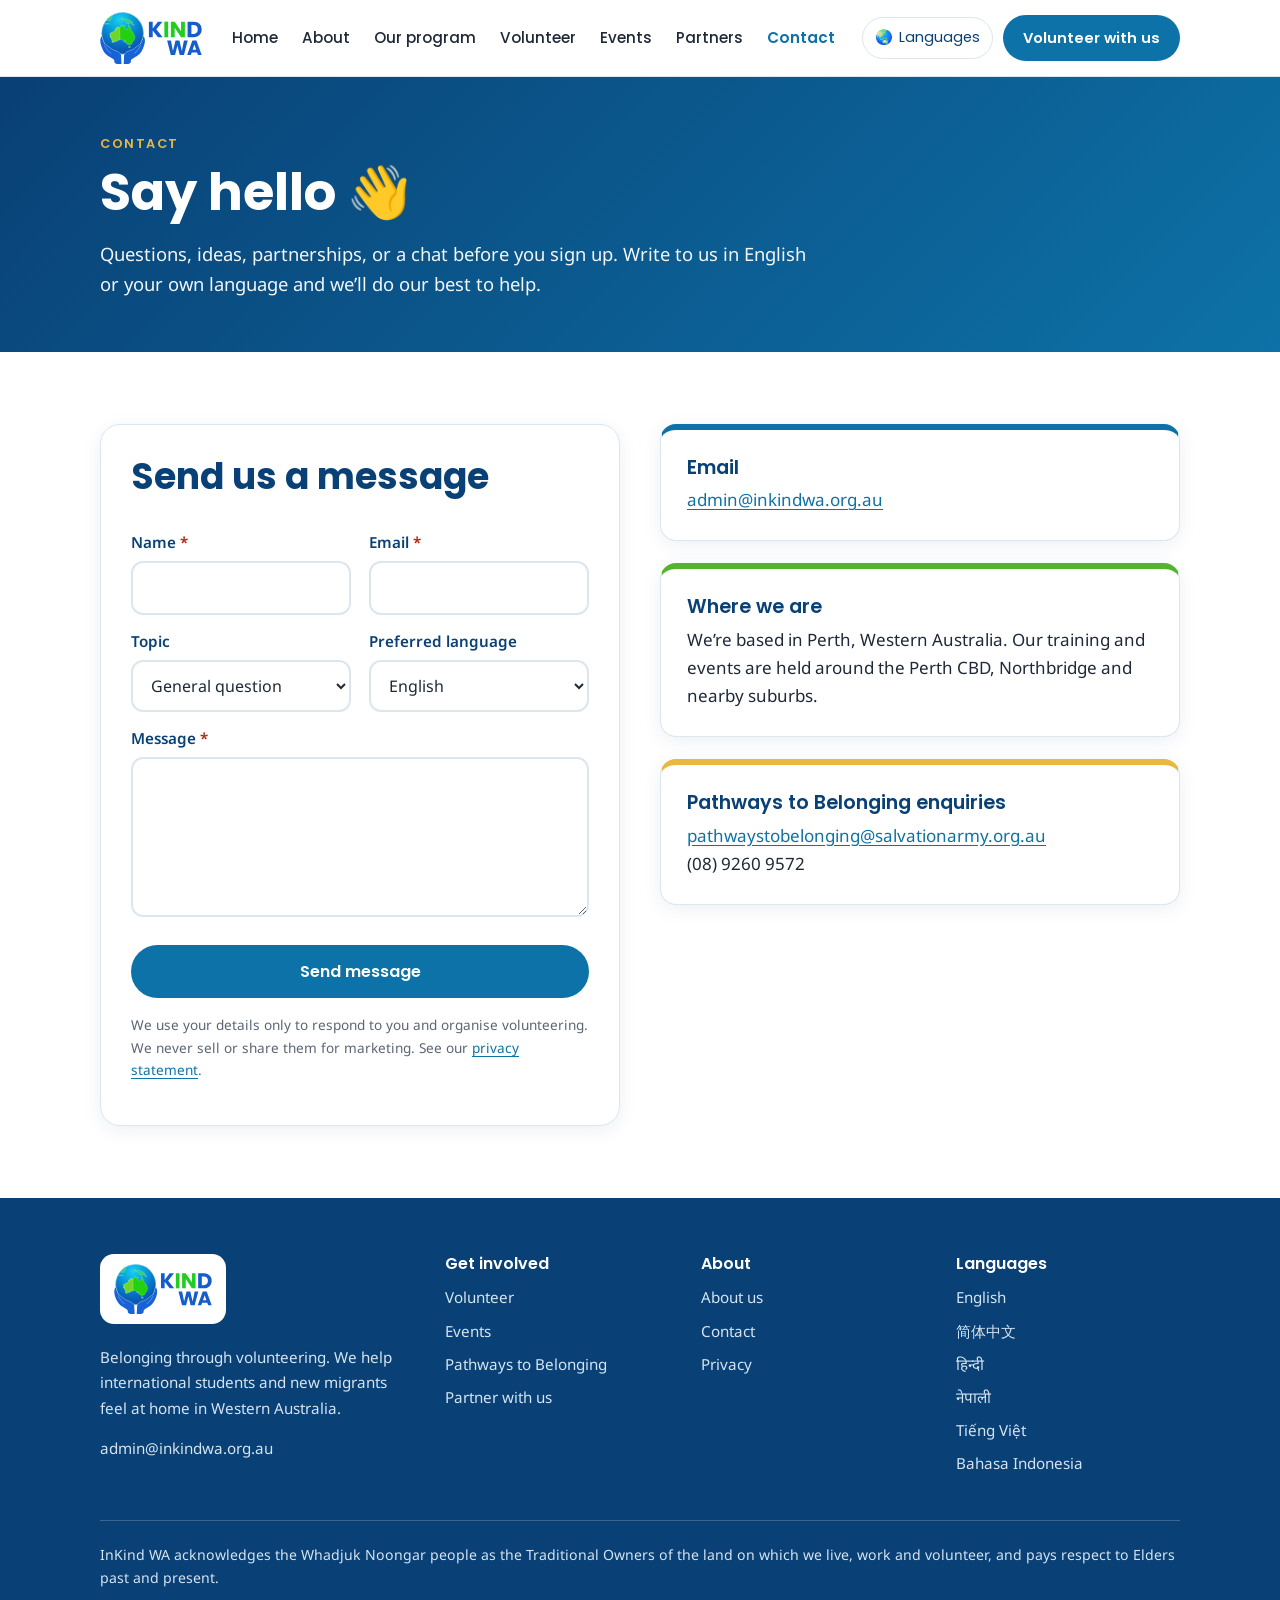
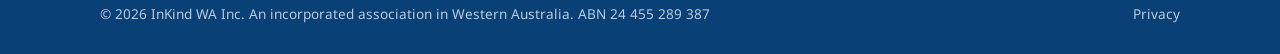
<file: contact.html>
<!DOCTYPE html>
<html lang="en">
<head>
  <meta charset="utf-8">
  <meta name="viewport" content="width=device-width, initial-scale=1">
  <title>Contact | InKind WA</title>
  <meta name="description" content="Contact InKind WA in English or your own language.">
  <link rel="canonical" href="https://inkindwa.org.au/contact.html">
  <meta property="og:type" content="website">
  <meta property="og:site_name" content="InKind WA">
  <meta property="og:title" content="Contact | InKind WA">
  <meta property="og:description" content="Contact InKind WA in English or your own language.">
  <meta property="og:url" content="https://inkindwa.org.au/contact.html">
  <meta property="og:image" content="https://inkindwa.org.au/assets/img/og-image.png">
  <meta name="twitter:card" content="summary_large_image">
  <meta name="theme-color" content="#094075">
  <link rel="icon" href="assets/img/icon.svg" type="image/svg+xml">
  <link rel="icon" href="assets/img/favicon-32.png" sizes="32x32" type="image/png">
  <link rel="apple-touch-icon" href="assets/img/apple-touch-icon.png">
  <link rel="preconnect" href="https://fonts.googleapis.com">
  <link rel="preconnect" href="https://fonts.gstatic.com" crossorigin>
  <link rel="stylesheet" href="https://fonts.googleapis.com/css2?family=Noto+Sans:wght@400;600&family=Poppins:wght@500;600;700&display=swap">
  <link rel="stylesheet" href="assets/css/style.css?v=20261115">
  <script>document.documentElement.className += ' js';</script>
</head>
<body>
<a class="skip-link" href="#main">Skip to content</a>
<header class="site-header">
  <div class="container header-inner">
    <a class="brand" href="index.html" aria-label="InKind WA home">
      <img src="assets/img/logo.svg" alt="InKind WA" width="104" height="53">
    </a>
    <nav class="main-nav" id="main-nav" aria-label="Main">
      <ul>
        <li><a href="index.html">Home</a></li>
        <li><a href="about.html">About</a></li>
        <li><a href="pathways-to-belonging.html">Our program</a></li>
        <li><a href="volunteer.html">Volunteer</a></li>
        <li><a href="events.html">Events</a></li>
        <li><a href="partners.html">Partners</a></li>
        <li><a href="contact.html" aria-current="page">Contact</a></li>
        <li class="nav-cta-item"><a class="nav-cta" href="volunteer.html#sign-up">Volunteer with us</a></li>
      </ul>
    </nav>
    <div class="header-actions">
      <details class="lang-menu">
        <summary aria-label="Other languages"><span aria-hidden="true">🌏</span> <span class="lang-label">Languages</span></summary>
        <ul>
          <li><a href="index.html" lang="en">English</a></li>
          <li><a href="zh.html" lang="zh-Hans">简体中文 <small>Chinese</small></a></li>
          <li><a href="hi.html" lang="hi">हिन्दी <small>Hindi</small></a></li>
          <li><a href="ne.html" lang="ne">नेपाली <small>Nepali</small></a></li>
          <li><a href="vi.html" lang="vi">Tiếng Việt <small>Vietnamese</small></a></li>
          <li><a href="id.html" lang="id">Bahasa Indonesia <small>Indonesian</small></a></li>
        </ul>
      </details>
      <a class="btn btn-volunteer" href="volunteer.html#sign-up">Volunteer with us</a>
      <button class="menu-toggle" type="button" aria-expanded="false" aria-controls="main-nav">☰ Menu</button>
    </div>
  </div>
</header>
<main id="main">

<section class="page-hero">
  <div class="container">
    <span class="eyebrow">Contact</span>
    <h1>Say hello 👋</h1>
    <p>Questions, ideas, partnerships, or a chat before you sign up. Write to us in English or your own language and we’ll do our best to help.</p>
  </div>
</section>

<section class="section">
  <div class="container two-col">
    <div>
<form class="form-card" name="contact" method="POST" action="https://formsubmit.co/admin@inkindwa.org.au">
  <input type="hidden" name="_subject" value="New message - InKind WA website">
  <input type="hidden" name="_next" value="https://inkindwa.org.au/thank-you.html">
  <input type="hidden" name="_template" value="table">
  <input type="hidden" name="form" value="contact">
  <p class="hidden-field"><label>Leave this empty: <input type="text" name="_honey" tabindex="-1" autocomplete="off"></label></p>
  <h2 class="mt-0">Send us a message</h2>
  <div class="form-grid">
    <div><label for="c-name">Name <span class="req">*</span></label><input id="c-name" type="text" name="name" autocomplete="name" required></div>
    <div><label for="c-email">Email <span class="req">*</span></label><input id="c-email" type="email" name="email" autocomplete="email" required></div>
    <div>
      <label for="c-topic">Topic</label>
      <select id="c-topic" name="topic">
        <option>General question</option>
        <option>Volunteering</option>
        <option>Events</option>
        <option>Partnership</option>
        <option>Media</option>
        <option>Other</option>
      </select>
    </div>
    <div>
      <label for="c-lang">Preferred language</label>
      <select id="c-lang" name="preferred-language">
        <option>English</option>
        <option lang="zh-Hans">简体中文</option>
        <option lang="hi">हिन्दी</option>
        <option lang="ne">नेपाली</option>
        <option lang="vi">Tiếng Việt</option>
        <option lang="id">Bahasa Indonesia</option>
        <option>Other</option>
      </select>
    </div>
    <div class="full"><label for="c-msg">Message <span class="req">*</span></label><textarea id="c-msg" name="message" rows="5" required></textarea></div>
  </div>
  <button class="btn" type="submit">Send message</button>
  <p class="form-note">We use your details only to respond to you and organise volunteering. We never sell or share them for marketing. See our <a href="privacy.html">privacy statement</a>.</p>
</form></div>
    <div class="grid">
      <div class="card card-top-blue">
        <h3>Email</h3>
        <p class="mb-0"><a href="mailto:admin@inkindwa.org.au">admin@inkindwa.org.au</a></p>
      </div>
      <div class="card card-top-green">
        <h3>Where we are</h3>
        <p class="mb-0">We’re based in Perth, Western Australia. Our training and events are held around the Perth CBD, Northbridge and nearby suburbs.</p>
      </div>
      <div class="card card-top-gold">
        <h3>Pathways to Belonging enquiries</h3>
        <p class="mb-0"><a href="mailto:pathwaystobelonging@salvationarmy.org.au">pathwaystobelonging@salvationarmy.org.au</a><br>(08) 9260 9572</p>
      </div>
    </div>
  </div>
</section>
</main>
<footer class="site-footer">
  <div class="container">
    <div class="footer-grid">
      <div>
        <a class="footer-logo" href="index.html"><img src="assets/img/logo.svg" alt="InKind WA" width="98" height="50"></a>
        <p>Belonging through volunteering. We help international students and new migrants feel at home in Western Australia.</p>
        <p><a href="mailto:admin@inkindwa.org.au">admin@inkindwa.org.au</a></p>
        <!-- SOCIAL LINKS: remove the comment markers around the next line once the accounts are live
        <p><a href="https://www.facebook.com/inkindwa">Facebook</a> · <a href="https://www.instagram.com/inkindwa">Instagram</a></p>
        -->
      </div>
      <div>
        <h3>Get involved</h3>
        <ul>
          <li><a href="volunteer.html">Volunteer</a></li>
          <li><a href="events.html">Events</a></li>
          <li><a href="pathways-to-belonging.html">Pathways to Belonging</a></li>
          <li><a href="partners.html">Partner with us</a></li>
        </ul>
      </div>
      <div>
        <h3>About</h3>
        <ul>
          <li><a href="about.html">About us</a></li>
          <li><a href="contact.html">Contact</a></li>
          <li><a href="privacy.html">Privacy</a></li>
        </ul>
      </div>
      <div>
        <h3>Languages</h3>
        <ul>
          <li><a href="index.html">English</a></li>
          <li><a href="zh.html">简体中文</a></li>
          <li><a href="hi.html">हिन्दी</a></li>
          <li><a href="ne.html">नेपाली</a></li>
          <li><a href="vi.html">Tiếng Việt</a></li>
          <li><a href="id.html">Bahasa Indonesia</a></li>
        </ul>
      </div>
    </div>
    <p class="acknowledgement">InKind WA acknowledges the Whadjuk Noongar people as the Traditional Owners of the land on which we live, work and volunteer, and pays respect to Elders past and present.</p>
    <div class="legal">
      <span>© <span class="year">2026</span> InKind WA Inc. An incorporated association in Western Australia. ABN 24 455 289 387</span>
      <span><a href="privacy.html">Privacy</a></span>
    </div>
  </div>
</footer>
<script src="assets/js/main.js?v=20261115" defer></script>
</body>
</html>
</file>
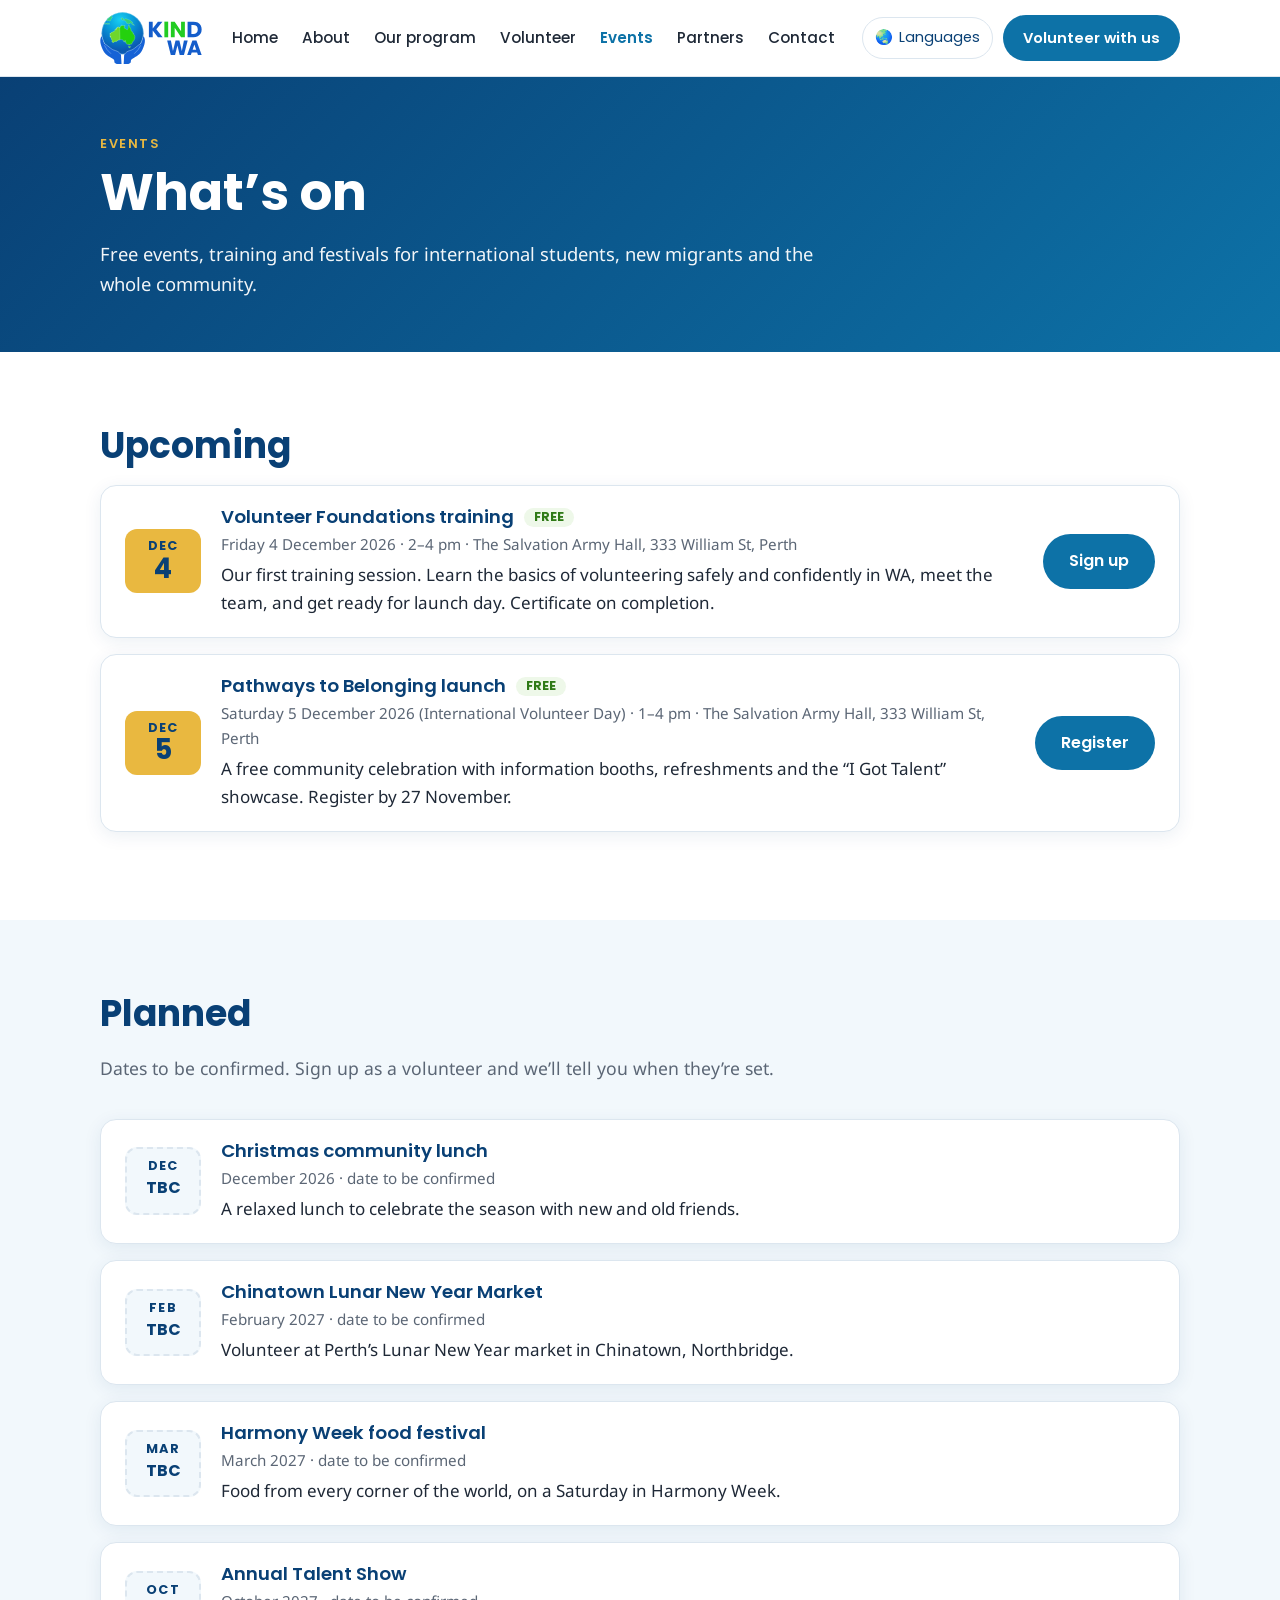
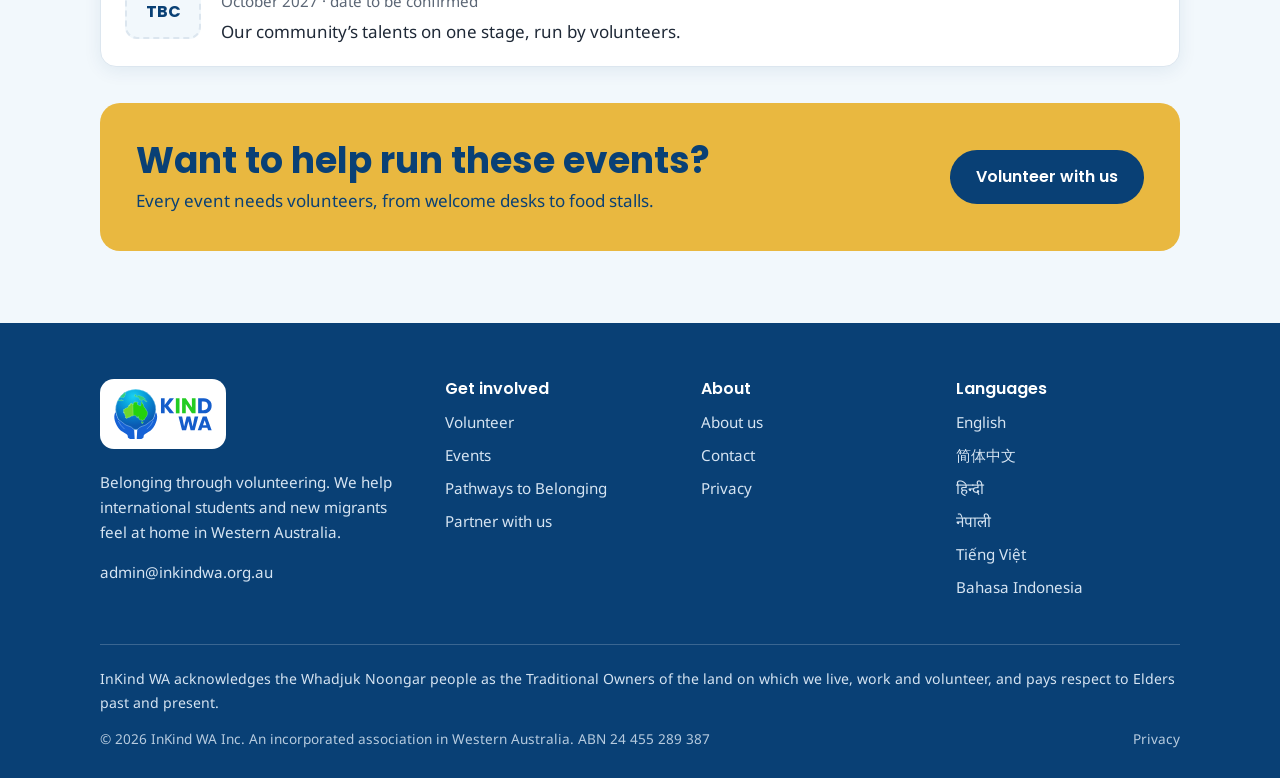
<file: events.html>
<!DOCTYPE html>
<html lang="en">
<head>
  <meta charset="utf-8">
  <meta name="viewport" content="width=device-width, initial-scale=1">
  <title>Events | InKind WA</title>
  <meta name="description" content="Free events, training and festivals in Perth for international students, new migrants and the whole community.">
  <link rel="canonical" href="https://inkindwa.org.au/events.html">
  <meta property="og:type" content="website">
  <meta property="og:site_name" content="InKind WA">
  <meta property="og:title" content="Events | InKind WA">
  <meta property="og:description" content="Free events, training and festivals in Perth for international students, new migrants and the whole community.">
  <meta property="og:url" content="https://inkindwa.org.au/events.html">
  <meta property="og:image" content="https://inkindwa.org.au/assets/img/og-image.png">
  <meta name="twitter:card" content="summary_large_image">
  <meta name="theme-color" content="#094075">
  <link rel="icon" href="assets/img/icon.svg" type="image/svg+xml">
  <link rel="icon" href="assets/img/favicon-32.png" sizes="32x32" type="image/png">
  <link rel="apple-touch-icon" href="assets/img/apple-touch-icon.png">
  <link rel="preconnect" href="https://fonts.googleapis.com">
  <link rel="preconnect" href="https://fonts.gstatic.com" crossorigin>
  <link rel="stylesheet" href="https://fonts.googleapis.com/css2?family=Noto+Sans:wght@400;600&family=Poppins:wght@500;600;700&display=swap">
  <link rel="stylesheet" href="assets/css/style.css?v=20261115">
  <script>document.documentElement.className += ' js';</script>
</head>
<body>
<a class="skip-link" href="#main">Skip to content</a>
<header class="site-header">
  <div class="container header-inner">
    <a class="brand" href="index.html" aria-label="InKind WA home">
      <img src="assets/img/logo.svg" alt="InKind WA" width="104" height="53">
    </a>
    <nav class="main-nav" id="main-nav" aria-label="Main">
      <ul>
        <li><a href="index.html">Home</a></li>
        <li><a href="about.html">About</a></li>
        <li><a href="pathways-to-belonging.html">Our program</a></li>
        <li><a href="volunteer.html">Volunteer</a></li>
        <li><a href="events.html" aria-current="page">Events</a></li>
        <li><a href="partners.html">Partners</a></li>
        <li><a href="contact.html">Contact</a></li>
        <li class="nav-cta-item"><a class="nav-cta" href="volunteer.html#sign-up">Volunteer with us</a></li>
      </ul>
    </nav>
    <div class="header-actions">
      <details class="lang-menu">
        <summary aria-label="Other languages"><span aria-hidden="true">🌏</span> <span class="lang-label">Languages</span></summary>
        <ul>
          <li><a href="index.html" lang="en">English</a></li>
          <li><a href="zh.html" lang="zh-Hans">简体中文 <small>Chinese</small></a></li>
          <li><a href="hi.html" lang="hi">हिन्दी <small>Hindi</small></a></li>
          <li><a href="ne.html" lang="ne">नेपाली <small>Nepali</small></a></li>
          <li><a href="vi.html" lang="vi">Tiếng Việt <small>Vietnamese</small></a></li>
          <li><a href="id.html" lang="id">Bahasa Indonesia <small>Indonesian</small></a></li>
        </ul>
      </details>
      <a class="btn btn-volunteer" href="volunteer.html#sign-up">Volunteer with us</a>
      <button class="menu-toggle" type="button" aria-expanded="false" aria-controls="main-nav">☰ Menu</button>
    </div>
  </div>
</header>
<main id="main">

<section class="page-hero">
  <div class="container">
    <span class="eyebrow">Events</span>
    <h1>What’s on</h1>
    <p>Free events, training and festivals for international students, new migrants and the whole community.</p>
  </div>
</section>

<section class="section">
  <div class="container">
    <h2>Upcoming</h2>
    <div class="event-list">
      <article class="event" data-ends="2026-12-04">
        <div class="date-badge"><span class="m">DEC</span><span class="d">4</span></div>
        <div>
          <h3>Volunteer Foundations training <span class="tag">FREE</span></h3>
          <p class="meta">Friday 4 December 2026 · 2–4 pm · The Salvation Army Hall, 333 William St, Perth</p>
          <p>Our first training session. Learn the basics of volunteering safely and confidently in WA, meet the team, and get ready for launch day. Certificate on completion.</p>
        </div>
        <a class="btn" href="volunteer.html#sign-up">Sign up</a>
      </article>
      <article class="event" data-ends="2026-12-05">
        <div class="date-badge"><span class="m">DEC</span><span class="d">5</span></div>
        <div>
          <h3>Pathways to Belonging launch <span class="tag">FREE</span></h3>
          <p class="meta">Saturday 5 December 2026 (International Volunteer Day) · 1–4 pm · The Salvation Army Hall, 333 William St, Perth</p>
          <p>A free community celebration with information booths, refreshments and the “I Got Talent” showcase. Register by 27 November.
          <span data-ends="2026-11-13"> Want to perform? <a href="https://forms.cloud.microsoft/r/17pk6SGF7e" target="_blank" rel="noopener">Apply by 13 November</a>.</span></p>
        </div>
        <a class="btn" href="https://forms.cloud.microsoft/r/vw3R8HUWT3" target="_blank" rel="noopener">Register</a>
      </article>
      <p class="no-events notice">New events are coming soon. Sign up as a volunteer and we’ll let you know first.</p>
    </div>
  </div>
</section>

<section class="section section-sky">
  <div class="container">
    <div class="section-head">
      <h2>Planned</h2>
      <p>Dates to be confirmed. Sign up as a volunteer and we’ll tell you when they’re set.</p>
    </div>
    <div class="event-list">
      <article class="event" data-ends="2026-12-31">
        <div class="date-badge tbc"><span class="m">DEC</span><span class="d">TBC</span></div>
        <div>
          <h3>Christmas community lunch</h3>
          <p class="meta">December 2026 · date to be confirmed</p>
          <p>A relaxed lunch to celebrate the season with new and old friends.</p>
        </div>
      </article>
      <article class="event" data-ends="2027-02-28">
        <div class="date-badge tbc"><span class="m">FEB</span><span class="d">TBC</span></div>
        <div>
          <h3>Chinatown Lunar New Year Market</h3>
          <p class="meta">February 2027 · date to be confirmed</p>
          <p>Volunteer at Perth’s Lunar New Year market in Chinatown, Northbridge.</p>
        </div>
      </article>
      <article class="event" data-ends="2027-03-31">
        <div class="date-badge tbc"><span class="m">MAR</span><span class="d">TBC</span></div>
        <div>
          <h3>Harmony Week food festival</h3>
          <p class="meta">March 2027 · date to be confirmed</p>
          <p>Food from every corner of the world, on a Saturday in Harmony Week.</p>
        </div>
      </article>
      <article class="event" data-ends="2027-10-31">
        <div class="date-badge tbc"><span class="m">OCT</span><span class="d">TBC</span></div>
        <div>
          <h3>Annual Talent Show</h3>
          <p class="meta">October 2027 · date to be confirmed</p>
          <p>Our community’s talents on one stage, run by volunteers.</p>
        </div>
      </article>
      <p class="no-events notice">More events are being planned. Check back soon.</p>
    </div>
    <div class="callout" style="margin-top:36px">
      <div><h2>Want to help run these events?</h2><p>Every event needs volunteers, from welcome desks to food stalls.</p></div>
      <a class="btn" href="volunteer.html#sign-up">Volunteer with us</a>
    </div>
  </div>
</section>
</main>
<footer class="site-footer">
  <div class="container">
    <div class="footer-grid">
      <div>
        <a class="footer-logo" href="index.html"><img src="assets/img/logo.svg" alt="InKind WA" width="98" height="50"></a>
        <p>Belonging through volunteering. We help international students and new migrants feel at home in Western Australia.</p>
        <p><a href="mailto:admin@inkindwa.org.au">admin@inkindwa.org.au</a></p>
        <!-- SOCIAL LINKS: remove the comment markers around the next line once the accounts are live
        <p><a href="https://www.facebook.com/inkindwa">Facebook</a> · <a href="https://www.instagram.com/inkindwa">Instagram</a></p>
        -->
      </div>
      <div>
        <h3>Get involved</h3>
        <ul>
          <li><a href="volunteer.html">Volunteer</a></li>
          <li><a href="events.html">Events</a></li>
          <li><a href="pathways-to-belonging.html">Pathways to Belonging</a></li>
          <li><a href="partners.html">Partner with us</a></li>
        </ul>
      </div>
      <div>
        <h3>About</h3>
        <ul>
          <li><a href="about.html">About us</a></li>
          <li><a href="contact.html">Contact</a></li>
          <li><a href="privacy.html">Privacy</a></li>
        </ul>
      </div>
      <div>
        <h3>Languages</h3>
        <ul>
          <li><a href="index.html">English</a></li>
          <li><a href="zh.html">简体中文</a></li>
          <li><a href="hi.html">हिन्दी</a></li>
          <li><a href="ne.html">नेपाली</a></li>
          <li><a href="vi.html">Tiếng Việt</a></li>
          <li><a href="id.html">Bahasa Indonesia</a></li>
        </ul>
      </div>
    </div>
    <p class="acknowledgement">InKind WA acknowledges the Whadjuk Noongar people as the Traditional Owners of the land on which we live, work and volunteer, and pays respect to Elders past and present.</p>
    <div class="legal">
      <span>© <span class="year">2026</span> InKind WA Inc. An incorporated association in Western Australia. ABN 24 455 289 387</span>
      <span><a href="privacy.html">Privacy</a></span>
    </div>
  </div>
</footer>
<script src="assets/js/main.js?v=20261115" defer></script>
</body>
</html>
</file>
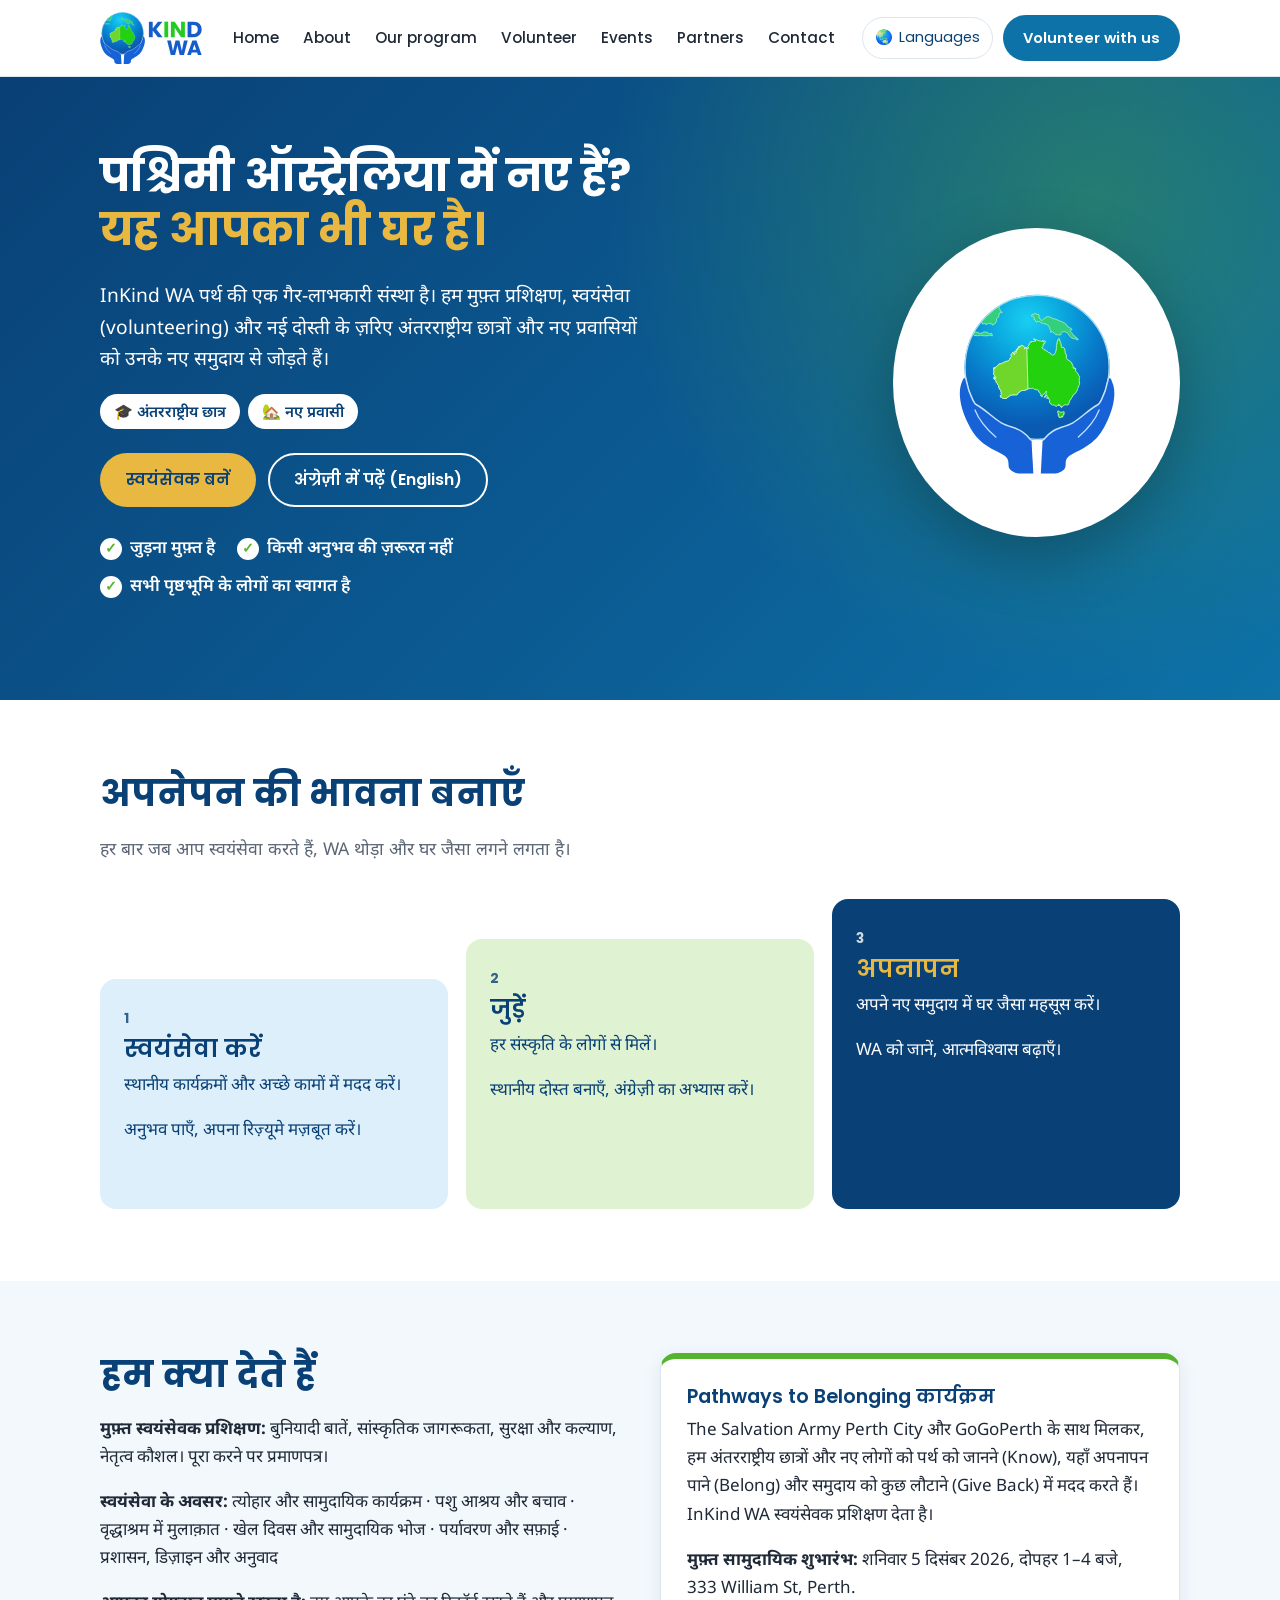
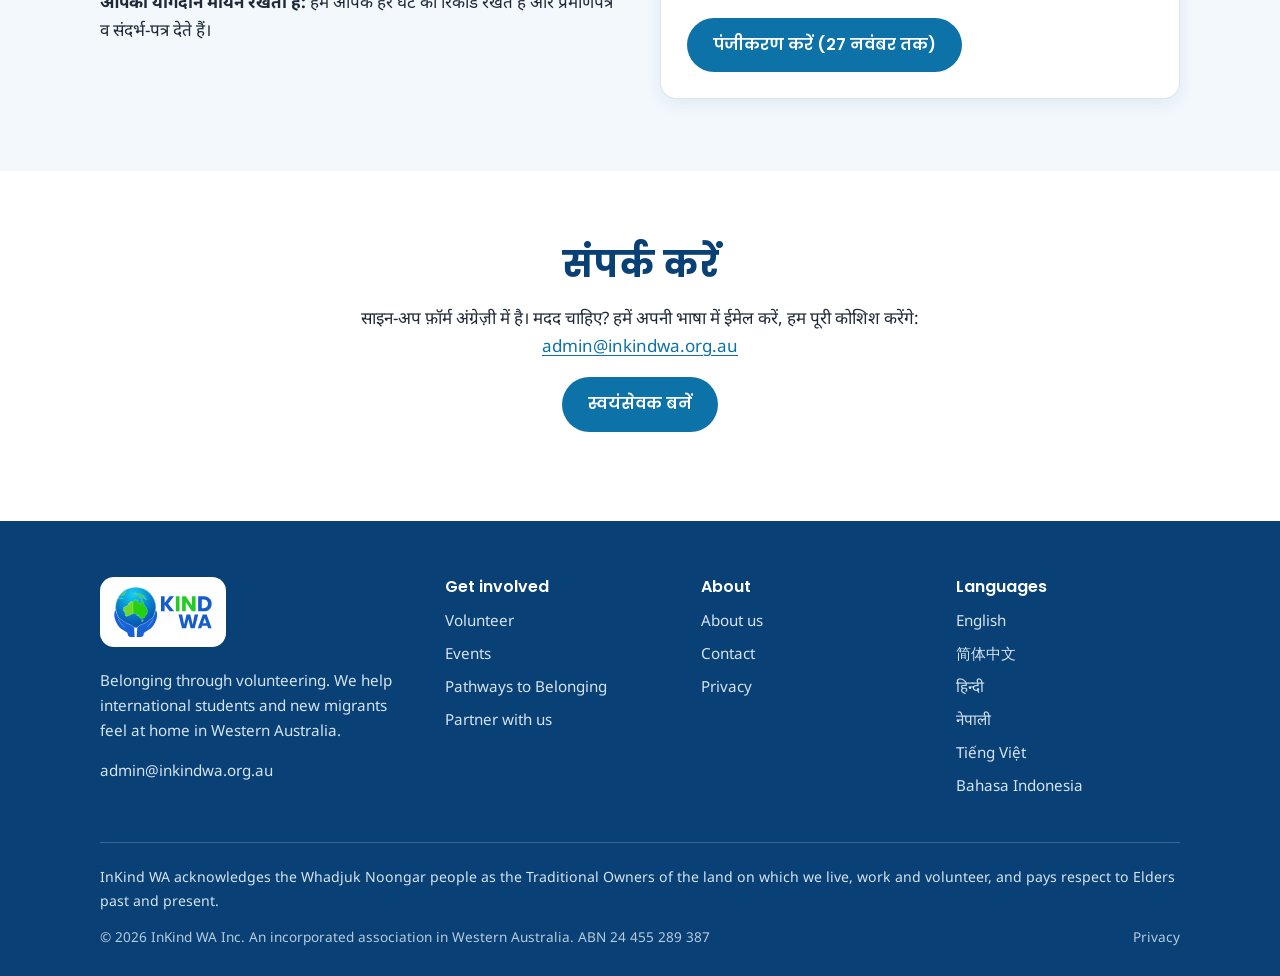
<file: hi.html>
<!DOCTYPE html>
<html lang="hi">
<head>
  <meta charset="utf-8">
  <meta name="viewport" content="width=device-width, initial-scale=1">
  <title>स्वागत | हिन्दी | InKind WA</title>
  <meta name="description" content="InKind WA: मुफ़्त प्रशिक्षण और स्वयंसेवा के ज़रिए अंतरराष्ट्रीय छात्रों और नए प्रवासियों को पश्चिमी ऑस्ट्रेलिया के समुदाय से जोड़ना।">
  <link rel="canonical" href="https://inkindwa.org.au/hi.html">
  <meta property="og:type" content="website">
  <meta property="og:site_name" content="InKind WA">
  <meta property="og:title" content="स्वागत | हिन्दी | InKind WA">
  <meta property="og:description" content="InKind WA: मुफ़्त प्रशिक्षण और स्वयंसेवा के ज़रिए अंतरराष्ट्रीय छात्रों और नए प्रवासियों को पश्चिमी ऑस्ट्रेलिया के समुदाय से जोड़ना।">
  <meta property="og:url" content="https://inkindwa.org.au/hi.html">
  <meta property="og:image" content="https://inkindwa.org.au/assets/img/og-image.png">
  <meta name="twitter:card" content="summary_large_image">
  <meta name="theme-color" content="#094075">
  <link rel="icon" href="assets/img/icon.svg" type="image/svg+xml">
  <link rel="icon" href="assets/img/favicon-32.png" sizes="32x32" type="image/png">
  <link rel="apple-touch-icon" href="assets/img/apple-touch-icon.png">
  <link rel="preconnect" href="https://fonts.googleapis.com">
  <link rel="preconnect" href="https://fonts.gstatic.com" crossorigin>
  <link rel="stylesheet" href="https://fonts.googleapis.com/css2?family=Noto+Sans:wght@400;600&family=Poppins:wght@500;600;700&family=Noto+Sans+Devanagari:wght@400;600&display=swap">
  <link rel="stylesheet" href="assets/css/style.css?v=20261115">
  <script>document.documentElement.className += ' js';</script>
</head>
<body>
<a class="skip-link" href="#main">Skip to content</a>
<header class="site-header">
  <div class="container header-inner">
    <a class="brand" href="index.html" aria-label="InKind WA home">
      <img src="assets/img/logo.svg" alt="InKind WA" width="104" height="53">
    </a>
    <nav class="main-nav" id="main-nav" aria-label="Main">
      <ul>
        <li><a href="index.html">Home</a></li>
        <li><a href="about.html">About</a></li>
        <li><a href="pathways-to-belonging.html">Our program</a></li>
        <li><a href="volunteer.html">Volunteer</a></li>
        <li><a href="events.html">Events</a></li>
        <li><a href="partners.html">Partners</a></li>
        <li><a href="contact.html">Contact</a></li>
        <li class="nav-cta-item"><a class="nav-cta" href="volunteer.html#sign-up">Volunteer with us</a></li>
      </ul>
    </nav>
    <div class="header-actions">
      <details class="lang-menu">
        <summary aria-label="Other languages"><span aria-hidden="true">🌏</span> <span class="lang-label">Languages</span></summary>
        <ul>
          <li><a href="index.html" lang="en">English</a></li>
          <li><a href="zh.html" lang="zh-Hans">简体中文 <small>Chinese</small></a></li>
          <li><a href="hi.html" lang="hi">हिन्दी <small>Hindi</small></a></li>
          <li><a href="ne.html" lang="ne">नेपाली <small>Nepali</small></a></li>
          <li><a href="vi.html" lang="vi">Tiếng Việt <small>Vietnamese</small></a></li>
          <li><a href="id.html" lang="id">Bahasa Indonesia <small>Indonesian</small></a></li>
        </ul>
      </details>
      <a class="btn btn-volunteer" href="volunteer.html#sign-up">Volunteer with us</a>
      <button class="menu-toggle" type="button" aria-expanded="false" aria-controls="main-nav">☰ Menu</button>
    </div>
  </div>
</header>
<main id="main">

<div class="lang-page" lang="hi">
<section class="hero">
  <div class="container hero-grid">
    <div>
      <h1>पश्चिमी ऑस्ट्रेलिया में नए हैं?<br><span class="accent">यह आपका भी घर है।</span></h1>
      <p class="hero-lead">InKind WA पर्थ की एक गैर-लाभकारी संस्था है। हम मुफ़्त प्रशिक्षण, स्वयंसेवा (volunteering) और नई दोस्ती के ज़रिए अंतरराष्ट्रीय छात्रों और नए प्रवासियों को उनके नए समुदाय से जोड़ते हैं।</p>
      <p class="audience"><span class="pill">🎓 अंतरराष्ट्रीय छात्र</span> <span class="pill">🏡 नए प्रवासी</span></p>
      <div class="btn-row">
        <a class="btn btn-gold" href="volunteer.html#sign-up">स्वयंसेवक बनें</a>
        <a class="btn btn-white-outline" href="index.html" lang="en">अंग्रेज़ी में पढ़ें (English)</a>
      </div>
      <ul class="ticks"><li>जुड़ना मुफ़्त है</li><li>किसी अनुभव की ज़रूरत नहीं</li><li>सभी पृष्ठभूमि के लोगों का स्वागत है</li></ul>
    </div>
    <div class="hero-art"><img src="assets/img/icon.svg" alt="" width="160" height="182"></div>
  </div>
</section>

<section class="section">
  <div class="container">
    <div class="section-head"><h2>अपनेपन की भावना बनाएँ</h2><p>हर बार जब आप स्वयंसेवा करते हैं, WA थोड़ा और घर जैसा लगने लगता है।</p></div>
    <div class="steps-rise">
      <div class="step-rise step-1">
        <span class="num">1</span>
        <h3>स्वयंसेवा करें</h3>
        <p>स्थानीय कार्यक्रमों और अच्छे कामों में मदद करें।</p>
        <p class="mb-0">अनुभव पाएँ, अपना रिज़्यूमे मज़बूत करें।</p>
      </div>
      <div class="step-rise step-2">
        <span class="num">2</span>
        <h3>जुड़ें</h3>
        <p>हर संस्कृति के लोगों से मिलें।</p>
        <p class="mb-0">स्थानीय दोस्त बनाएँ, अंग्रेज़ी का अभ्यास करें।</p>
      </div>
      <div class="step-rise step-3">
        <span class="num">3</span>
        <h3>अपनापन</h3>
        <p>अपने नए समुदाय में घर जैसा महसूस करें।</p>
        <p class="mb-0">WA को जानें, आत्मविश्वास बढ़ाएँ।</p>
      </div>
    </div>
  </div>
</section>

<section class="section section-sky">
  <div class="container two-col">
    <div>
      <h2>हम क्या देते हैं</h2>
      <p><strong>मुफ़्त स्वयंसेवक प्रशिक्षण:</strong> बुनियादी बातें, सांस्कृतिक जागरूकता, सुरक्षा और कल्याण, नेतृत्व कौशल। पूरा करने पर प्रमाणपत्र।</p>
      <p><strong>स्वयंसेवा के अवसर:</strong> त्योहार और सामुदायिक कार्यक्रम · पशु आश्रय और बचाव · वृद्धाश्रम में मुलाक़ात · खेल दिवस और सामुदायिक भोज · पर्यावरण और सफ़ाई · प्रशासन, डिज़ाइन और अनुवाद</p>
      <p><strong>आपका योगदान मायने रखता है:</strong> हम आपके हर घंटे का रिकॉर्ड रखते हैं और प्रमाणपत्र व संदर्भ-पत्र देते हैं।</p>
    </div>
    <div>
      <div class="card card-top-green">
        <h3>Pathways to Belonging कार्यक्रम</h3>
        <p>The Salvation Army Perth City और GoGoPerth के साथ मिलकर, हम अंतरराष्ट्रीय छात्रों और नए लोगों को पर्थ को जानने (Know), यहाँ अपनापन पाने (Belong) और समुदाय को कुछ लौटाने (Give Back) में मदद करते हैं। InKind WA स्वयंसेवक प्रशिक्षण देता है।</p>
        <div data-ends="2026-12-05">
          <p><strong>मुफ़्त सामुदायिक शुभारंभ:</strong> शनिवार 5 दिसंबर 2026, दोपहर 1–4 बजे, 333 William St, Perth.</p>
          <p class="mb-0"><a class="btn" href="https://forms.cloud.microsoft/r/vw3R8HUWT3" target="_blank" rel="noopener">पंजीकरण करें (27 नवंबर तक)</a></p>
        </div>
      </div>
    </div>
  </div>
</section>

<section class="section">
  <div class="container center" style="max-width:720px">
    <h2>संपर्क करें</h2>
    <p>साइन-अप फ़ॉर्म अंग्रेज़ी में है। मदद चाहिए? हमें अपनी भाषा में ईमेल करें, हम पूरी कोशिश करेंगे: <a href="mailto:admin@inkindwa.org.au" lang="en">admin@inkindwa.org.au</a></p>
    <p><a class="btn" href="volunteer.html#sign-up">स्वयंसेवक बनें</a></p>
  </div>
</section>
</div>
</main>
<footer class="site-footer">
  <div class="container">
    <div class="footer-grid">
      <div>
        <a class="footer-logo" href="index.html"><img src="assets/img/logo.svg" alt="InKind WA" width="98" height="50"></a>
        <p>Belonging through volunteering. We help international students and new migrants feel at home in Western Australia.</p>
        <p><a href="mailto:admin@inkindwa.org.au">admin@inkindwa.org.au</a></p>
        <!-- SOCIAL LINKS: remove the comment markers around the next line once the accounts are live
        <p><a href="https://www.facebook.com/inkindwa">Facebook</a> · <a href="https://www.instagram.com/inkindwa">Instagram</a></p>
        -->
      </div>
      <div>
        <h3>Get involved</h3>
        <ul>
          <li><a href="volunteer.html">Volunteer</a></li>
          <li><a href="events.html">Events</a></li>
          <li><a href="pathways-to-belonging.html">Pathways to Belonging</a></li>
          <li><a href="partners.html">Partner with us</a></li>
        </ul>
      </div>
      <div>
        <h3>About</h3>
        <ul>
          <li><a href="about.html">About us</a></li>
          <li><a href="contact.html">Contact</a></li>
          <li><a href="privacy.html">Privacy</a></li>
        </ul>
      </div>
      <div>
        <h3>Languages</h3>
        <ul>
          <li><a href="index.html">English</a></li>
          <li><a href="zh.html">简体中文</a></li>
          <li><a href="hi.html">हिन्दी</a></li>
          <li><a href="ne.html">नेपाली</a></li>
          <li><a href="vi.html">Tiếng Việt</a></li>
          <li><a href="id.html">Bahasa Indonesia</a></li>
        </ul>
      </div>
    </div>
    <p class="acknowledgement">InKind WA acknowledges the Whadjuk Noongar people as the Traditional Owners of the land on which we live, work and volunteer, and pays respect to Elders past and present.</p>
    <div class="legal">
      <span>© <span class="year">2026</span> InKind WA Inc. An incorporated association in Western Australia. ABN 24 455 289 387</span>
      <span><a href="privacy.html">Privacy</a></span>
    </div>
  </div>
</footer>
<script src="assets/js/main.js?v=20261115" defer></script>
</body>
</html>
</file>
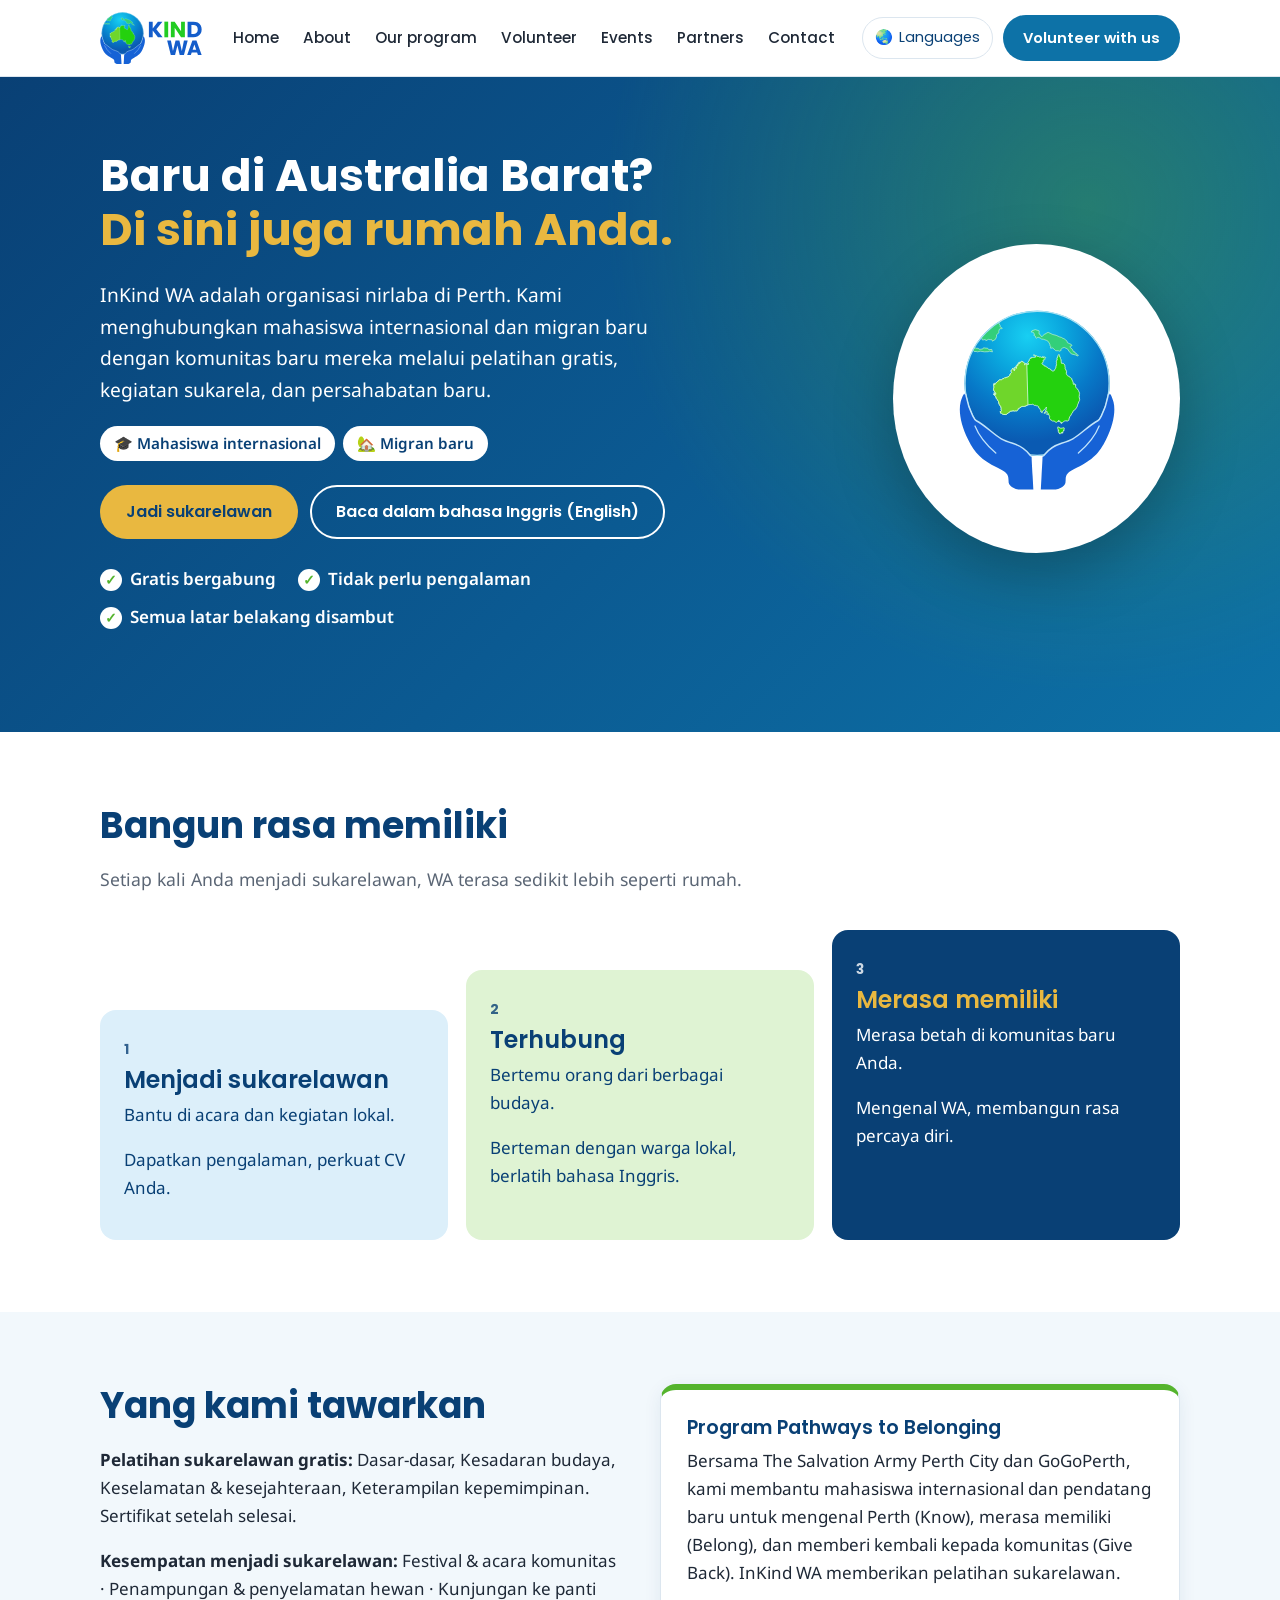
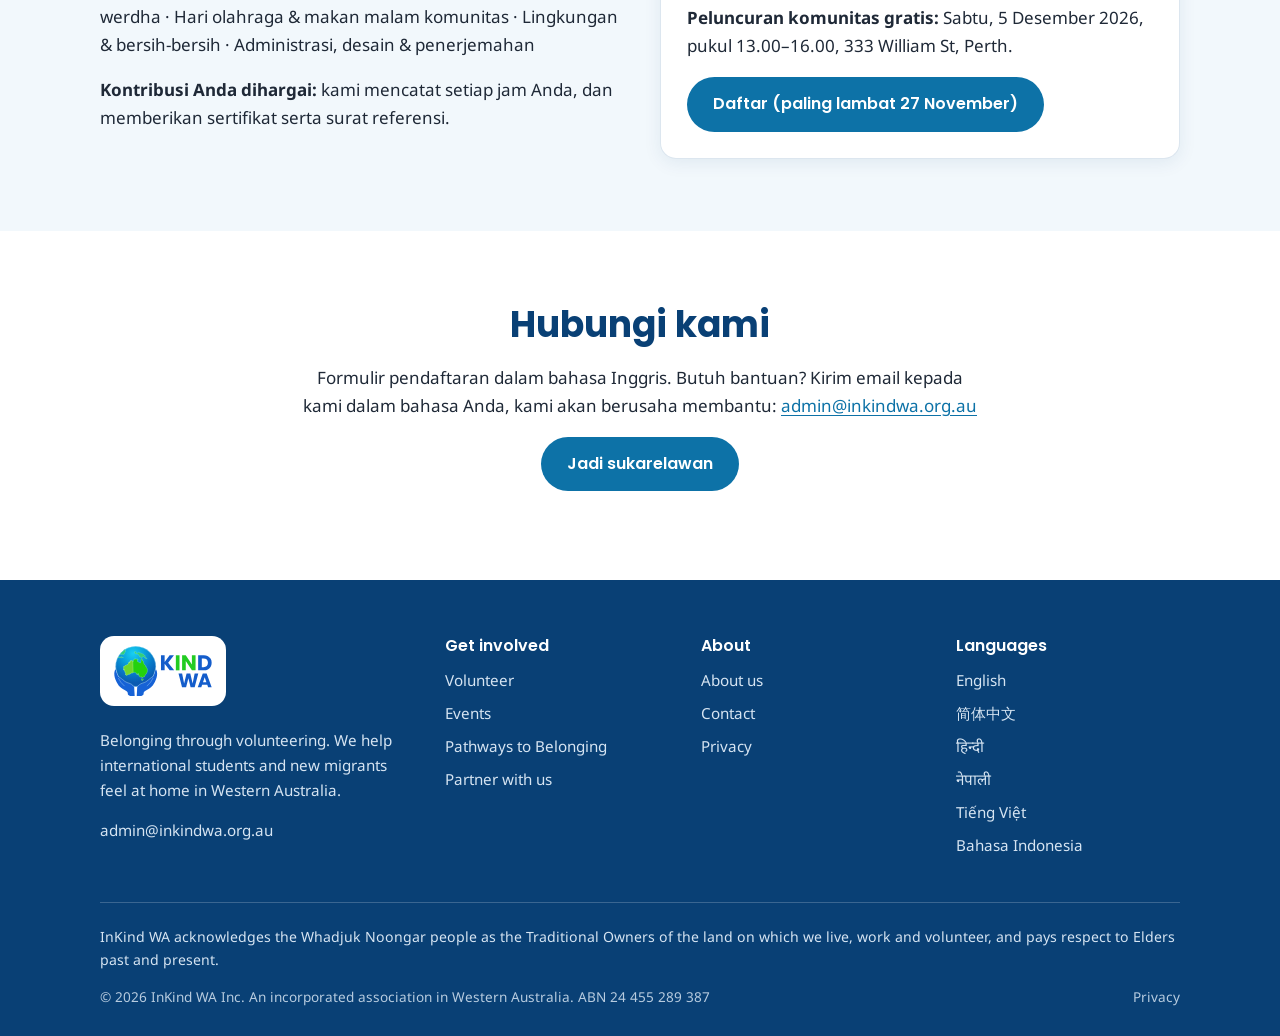
<file: id.html>
<!DOCTYPE html>
<html lang="id">
<head>
  <meta charset="utf-8">
  <meta name="viewport" content="width=device-width, initial-scale=1">
  <title>Selamat datang | Bahasa Indonesia | InKind WA</title>
  <meta name="description" content="InKind WA: menghubungkan mahasiswa internasional dan migran baru dengan komunitas Australia Barat melalui pelatihan gratis dan kegiatan sukarela.">
  <link rel="canonical" href="https://inkindwa.org.au/id.html">
  <meta property="og:type" content="website">
  <meta property="og:site_name" content="InKind WA">
  <meta property="og:title" content="Selamat datang | Bahasa Indonesia | InKind WA">
  <meta property="og:description" content="InKind WA: menghubungkan mahasiswa internasional dan migran baru dengan komunitas Australia Barat melalui pelatihan gratis dan kegiatan sukarela.">
  <meta property="og:url" content="https://inkindwa.org.au/id.html">
  <meta property="og:image" content="https://inkindwa.org.au/assets/img/og-image.png">
  <meta name="twitter:card" content="summary_large_image">
  <meta name="theme-color" content="#094075">
  <link rel="icon" href="assets/img/icon.svg" type="image/svg+xml">
  <link rel="icon" href="assets/img/favicon-32.png" sizes="32x32" type="image/png">
  <link rel="apple-touch-icon" href="assets/img/apple-touch-icon.png">
  <link rel="preconnect" href="https://fonts.googleapis.com">
  <link rel="preconnect" href="https://fonts.gstatic.com" crossorigin>
  <link rel="stylesheet" href="https://fonts.googleapis.com/css2?family=Noto+Sans:wght@400;600&family=Poppins:wght@500;600;700&display=swap">
  <link rel="stylesheet" href="assets/css/style.css?v=20261115">
  <script>document.documentElement.className += ' js';</script>
</head>
<body>
<a class="skip-link" href="#main">Skip to content</a>
<header class="site-header">
  <div class="container header-inner">
    <a class="brand" href="index.html" aria-label="InKind WA home">
      <img src="assets/img/logo.svg" alt="InKind WA" width="104" height="53">
    </a>
    <nav class="main-nav" id="main-nav" aria-label="Main">
      <ul>
        <li><a href="index.html">Home</a></li>
        <li><a href="about.html">About</a></li>
        <li><a href="pathways-to-belonging.html">Our program</a></li>
        <li><a href="volunteer.html">Volunteer</a></li>
        <li><a href="events.html">Events</a></li>
        <li><a href="partners.html">Partners</a></li>
        <li><a href="contact.html">Contact</a></li>
        <li class="nav-cta-item"><a class="nav-cta" href="volunteer.html#sign-up">Volunteer with us</a></li>
      </ul>
    </nav>
    <div class="header-actions">
      <details class="lang-menu">
        <summary aria-label="Other languages"><span aria-hidden="true">🌏</span> <span class="lang-label">Languages</span></summary>
        <ul>
          <li><a href="index.html" lang="en">English</a></li>
          <li><a href="zh.html" lang="zh-Hans">简体中文 <small>Chinese</small></a></li>
          <li><a href="hi.html" lang="hi">हिन्दी <small>Hindi</small></a></li>
          <li><a href="ne.html" lang="ne">नेपाली <small>Nepali</small></a></li>
          <li><a href="vi.html" lang="vi">Tiếng Việt <small>Vietnamese</small></a></li>
          <li><a href="id.html" lang="id">Bahasa Indonesia <small>Indonesian</small></a></li>
        </ul>
      </details>
      <a class="btn btn-volunteer" href="volunteer.html#sign-up">Volunteer with us</a>
      <button class="menu-toggle" type="button" aria-expanded="false" aria-controls="main-nav">☰ Menu</button>
    </div>
  </div>
</header>
<main id="main">

<div class="lang-page" lang="id">
<section class="hero">
  <div class="container hero-grid">
    <div>
      <h1>Baru di Australia Barat?<br><span class="accent">Di sini juga rumah Anda.</span></h1>
      <p class="hero-lead">InKind WA adalah organisasi nirlaba di Perth. Kami menghubungkan mahasiswa internasional dan migran baru dengan komunitas baru mereka melalui pelatihan gratis, kegiatan sukarela, dan persahabatan baru.</p>
      <p class="audience"><span class="pill">🎓 Mahasiswa internasional</span> <span class="pill">🏡 Migran baru</span></p>
      <div class="btn-row">
        <a class="btn btn-gold" href="volunteer.html#sign-up">Jadi sukarelawan</a>
        <a class="btn btn-white-outline" href="index.html" lang="en">Baca dalam bahasa Inggris (English)</a>
      </div>
      <ul class="ticks"><li>Gratis bergabung</li><li>Tidak perlu pengalaman</li><li>Semua latar belakang disambut</li></ul>
    </div>
    <div class="hero-art"><img src="assets/img/icon.svg" alt="" width="160" height="182"></div>
  </div>
</section>

<section class="section">
  <div class="container">
    <div class="section-head"><h2>Bangun rasa memiliki</h2><p>Setiap kali Anda menjadi sukarelawan, WA terasa sedikit lebih seperti rumah.</p></div>
    <div class="steps-rise">
      <div class="step-rise step-1">
        <span class="num">1</span>
        <h3>Menjadi sukarelawan</h3>
        <p>Bantu di acara dan kegiatan lokal.</p>
        <p class="mb-0">Dapatkan pengalaman, perkuat CV Anda.</p>
      </div>
      <div class="step-rise step-2">
        <span class="num">2</span>
        <h3>Terhubung</h3>
        <p>Bertemu orang dari berbagai budaya.</p>
        <p class="mb-0">Berteman dengan warga lokal, berlatih bahasa Inggris.</p>
      </div>
      <div class="step-rise step-3">
        <span class="num">3</span>
        <h3>Merasa memiliki</h3>
        <p>Merasa betah di komunitas baru Anda.</p>
        <p class="mb-0">Mengenal WA, membangun rasa percaya diri.</p>
      </div>
    </div>
  </div>
</section>

<section class="section section-sky">
  <div class="container two-col">
    <div>
      <h2>Yang kami tawarkan</h2>
      <p><strong>Pelatihan sukarelawan gratis:</strong> Dasar-dasar, Kesadaran budaya, Keselamatan &amp; kesejahteraan, Keterampilan kepemimpinan. Sertifikat setelah selesai.</p>
      <p><strong>Kesempatan menjadi sukarelawan:</strong> Festival &amp; acara komunitas · Penampungan &amp; penyelamatan hewan · Kunjungan ke panti werdha · Hari olahraga &amp; makan malam komunitas · Lingkungan &amp; bersih-bersih · Administrasi, desain &amp; penerjemahan</p>
      <p><strong>Kontribusi Anda dihargai:</strong> kami mencatat setiap jam Anda, dan memberikan sertifikat serta surat referensi.</p>
    </div>
    <div>
      <div class="card card-top-green">
        <h3>Program Pathways to Belonging</h3>
        <p>Bersama The Salvation Army Perth City dan GoGoPerth, kami membantu mahasiswa internasional dan pendatang baru untuk mengenal Perth (Know), merasa memiliki (Belong), dan memberi kembali kepada komunitas (Give Back). InKind WA memberikan pelatihan sukarelawan.</p>
        <div data-ends="2026-12-05">
          <p><strong>Peluncuran komunitas gratis:</strong> Sabtu, 5 Desember 2026, pukul 13.00–16.00, 333 William St, Perth.</p>
          <p class="mb-0"><a class="btn" href="https://forms.cloud.microsoft/r/vw3R8HUWT3" target="_blank" rel="noopener">Daftar (paling lambat 27 November)</a></p>
        </div>
      </div>
    </div>
  </div>
</section>

<section class="section">
  <div class="container center" style="max-width:720px">
    <h2>Hubungi kami</h2>
    <p>Formulir pendaftaran dalam bahasa Inggris. Butuh bantuan? Kirim email kepada kami dalam bahasa Anda, kami akan berusaha membantu: <a href="mailto:admin@inkindwa.org.au" lang="en">admin@inkindwa.org.au</a></p>
    <p><a class="btn" href="volunteer.html#sign-up">Jadi sukarelawan</a></p>
  </div>
</section>
</div>
</main>
<footer class="site-footer">
  <div class="container">
    <div class="footer-grid">
      <div>
        <a class="footer-logo" href="index.html"><img src="assets/img/logo.svg" alt="InKind WA" width="98" height="50"></a>
        <p>Belonging through volunteering. We help international students and new migrants feel at home in Western Australia.</p>
        <p><a href="mailto:admin@inkindwa.org.au">admin@inkindwa.org.au</a></p>
        <!-- SOCIAL LINKS: remove the comment markers around the next line once the accounts are live
        <p><a href="https://www.facebook.com/inkindwa">Facebook</a> · <a href="https://www.instagram.com/inkindwa">Instagram</a></p>
        -->
      </div>
      <div>
        <h3>Get involved</h3>
        <ul>
          <li><a href="volunteer.html">Volunteer</a></li>
          <li><a href="events.html">Events</a></li>
          <li><a href="pathways-to-belonging.html">Pathways to Belonging</a></li>
          <li><a href="partners.html">Partner with us</a></li>
        </ul>
      </div>
      <div>
        <h3>About</h3>
        <ul>
          <li><a href="about.html">About us</a></li>
          <li><a href="contact.html">Contact</a></li>
          <li><a href="privacy.html">Privacy</a></li>
        </ul>
      </div>
      <div>
        <h3>Languages</h3>
        <ul>
          <li><a href="index.html">English</a></li>
          <li><a href="zh.html">简体中文</a></li>
          <li><a href="hi.html">हिन्दी</a></li>
          <li><a href="ne.html">नेपाली</a></li>
          <li><a href="vi.html">Tiếng Việt</a></li>
          <li><a href="id.html">Bahasa Indonesia</a></li>
        </ul>
      </div>
    </div>
    <p class="acknowledgement">InKind WA acknowledges the Whadjuk Noongar people as the Traditional Owners of the land on which we live, work and volunteer, and pays respect to Elders past and present.</p>
    <div class="legal">
      <span>© <span class="year">2026</span> InKind WA Inc. An incorporated association in Western Australia. ABN 24 455 289 387</span>
      <span><a href="privacy.html">Privacy</a></span>
    </div>
  </div>
</footer>
<script src="assets/js/main.js?v=20261115" defer></script>
</body>
</html>
</file>
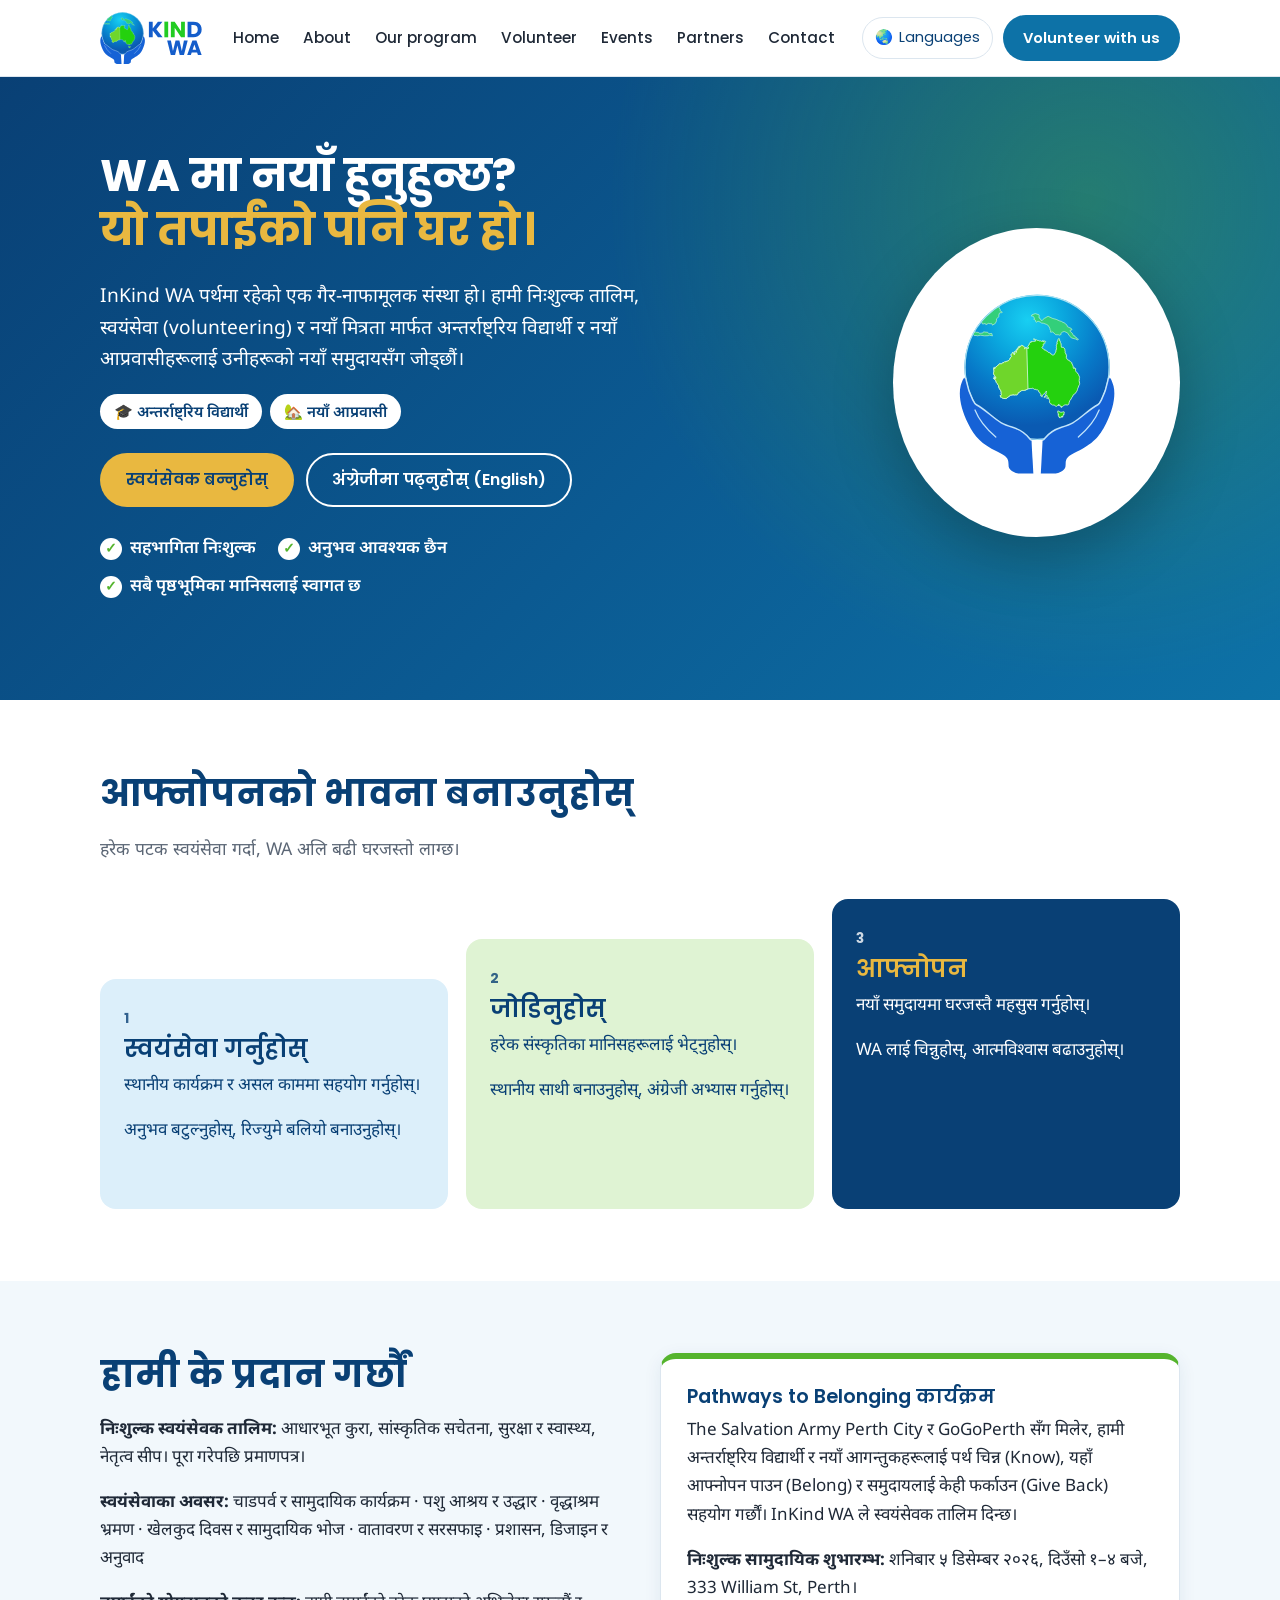
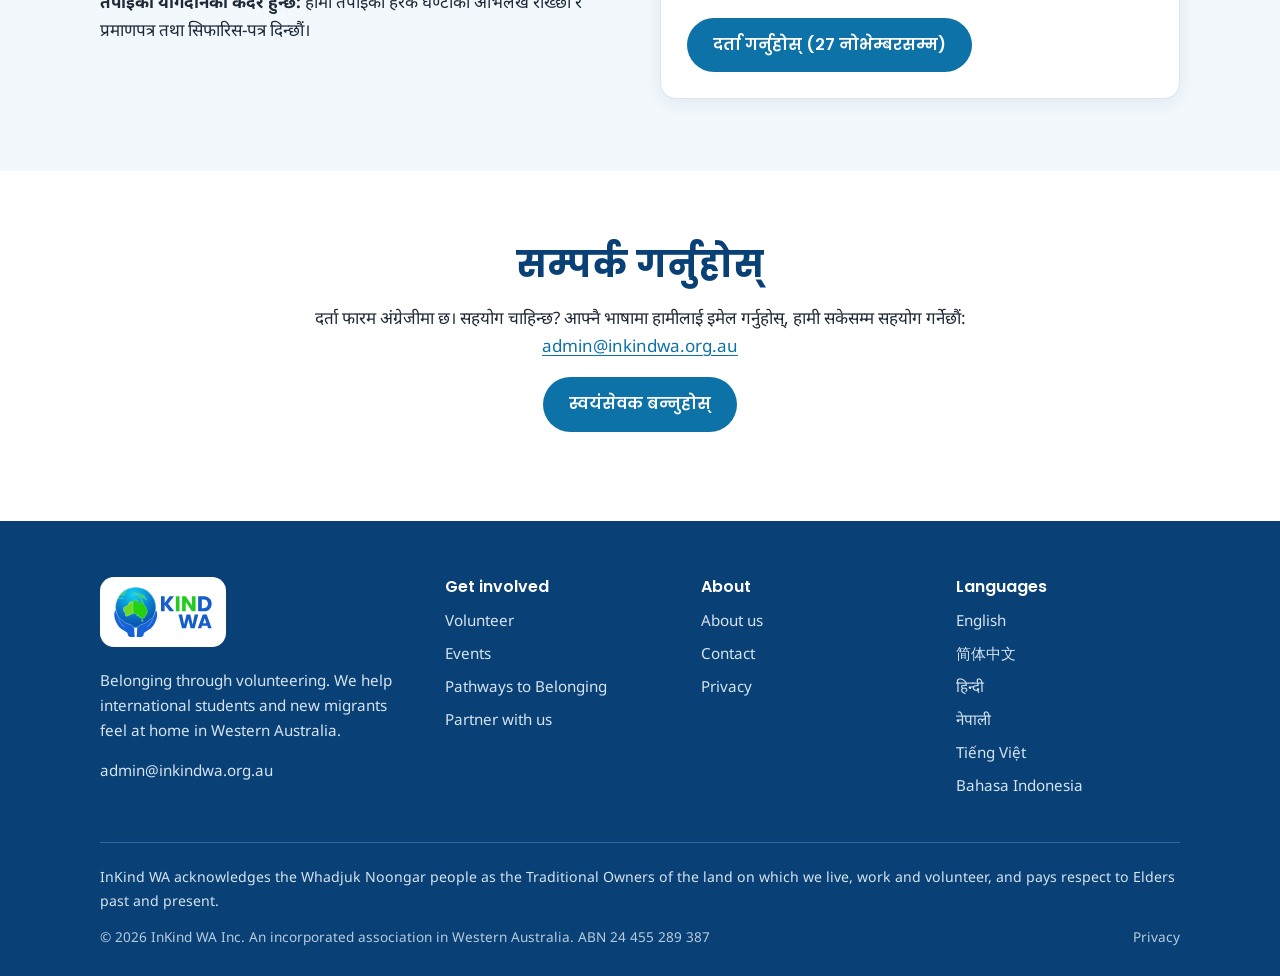
<file: ne.html>
<!DOCTYPE html>
<html lang="ne">
<head>
  <meta charset="utf-8">
  <meta name="viewport" content="width=device-width, initial-scale=1">
  <title>स्वागत छ | नेपाली | InKind WA</title>
  <meta name="description" content="InKind WA: निःशुल्क तालिम र स्वयंसेवा मार्फत अन्तर्राष्ट्रिय विद्यार्थी र नयाँ आप्रवासीहरूलाई पश्चिम अस्ट्रेलियाको समुदायसँग जोड्दै।">
  <link rel="canonical" href="https://inkindwa.org.au/ne.html">
  <meta property="og:type" content="website">
  <meta property="og:site_name" content="InKind WA">
  <meta property="og:title" content="स्वागत छ | नेपाली | InKind WA">
  <meta property="og:description" content="InKind WA: निःशुल्क तालिम र स्वयंसेवा मार्फत अन्तर्राष्ट्रिय विद्यार्थी र नयाँ आप्रवासीहरूलाई पश्चिम अस्ट्रेलियाको समुदायसँग जोड्दै।">
  <meta property="og:url" content="https://inkindwa.org.au/ne.html">
  <meta property="og:image" content="https://inkindwa.org.au/assets/img/og-image.png">
  <meta name="twitter:card" content="summary_large_image">
  <meta name="theme-color" content="#094075">
  <link rel="icon" href="assets/img/icon.svg" type="image/svg+xml">
  <link rel="icon" href="assets/img/favicon-32.png" sizes="32x32" type="image/png">
  <link rel="apple-touch-icon" href="assets/img/apple-touch-icon.png">
  <link rel="preconnect" href="https://fonts.googleapis.com">
  <link rel="preconnect" href="https://fonts.gstatic.com" crossorigin>
  <link rel="stylesheet" href="https://fonts.googleapis.com/css2?family=Noto+Sans:wght@400;600&family=Poppins:wght@500;600;700&family=Noto+Sans+Devanagari:wght@400;600&display=swap">
  <link rel="stylesheet" href="assets/css/style.css?v=20261115">
  <script>document.documentElement.className += ' js';</script>
</head>
<body>
<a class="skip-link" href="#main">Skip to content</a>
<header class="site-header">
  <div class="container header-inner">
    <a class="brand" href="index.html" aria-label="InKind WA home">
      <img src="assets/img/logo.svg" alt="InKind WA" width="104" height="53">
    </a>
    <nav class="main-nav" id="main-nav" aria-label="Main">
      <ul>
        <li><a href="index.html">Home</a></li>
        <li><a href="about.html">About</a></li>
        <li><a href="pathways-to-belonging.html">Our program</a></li>
        <li><a href="volunteer.html">Volunteer</a></li>
        <li><a href="events.html">Events</a></li>
        <li><a href="partners.html">Partners</a></li>
        <li><a href="contact.html">Contact</a></li>
        <li class="nav-cta-item"><a class="nav-cta" href="volunteer.html#sign-up">Volunteer with us</a></li>
      </ul>
    </nav>
    <div class="header-actions">
      <details class="lang-menu">
        <summary aria-label="Other languages"><span aria-hidden="true">🌏</span> <span class="lang-label">Languages</span></summary>
        <ul>
          <li><a href="index.html" lang="en">English</a></li>
          <li><a href="zh.html" lang="zh-Hans">简体中文 <small>Chinese</small></a></li>
          <li><a href="hi.html" lang="hi">हिन्दी <small>Hindi</small></a></li>
          <li><a href="ne.html" lang="ne">नेपाली <small>Nepali</small></a></li>
          <li><a href="vi.html" lang="vi">Tiếng Việt <small>Vietnamese</small></a></li>
          <li><a href="id.html" lang="id">Bahasa Indonesia <small>Indonesian</small></a></li>
        </ul>
      </details>
      <a class="btn btn-volunteer" href="volunteer.html#sign-up">Volunteer with us</a>
      <button class="menu-toggle" type="button" aria-expanded="false" aria-controls="main-nav">☰ Menu</button>
    </div>
  </div>
</header>
<main id="main">

<div class="lang-page" lang="ne">
<section class="hero">
  <div class="container hero-grid">
    <div>
      <h1>WA मा नयाँ हुनुहुन्छ?<br><span class="accent">यो तपाईंको पनि घर हो।</span></h1>
      <p class="hero-lead">InKind WA पर्थमा रहेको एक गैर-नाफामूलक संस्था हो। हामी निःशुल्क तालिम, स्वयंसेवा (volunteering) र नयाँ मित्रता मार्फत अन्तर्राष्ट्रिय विद्यार्थी र नयाँ आप्रवासीहरूलाई उनीहरूको नयाँ समुदायसँग जोड्छौं।</p>
      <p class="audience"><span class="pill">🎓 अन्तर्राष्ट्रिय विद्यार्थी</span> <span class="pill">🏡 नयाँ आप्रवासी</span></p>
      <div class="btn-row">
        <a class="btn btn-gold" href="volunteer.html#sign-up">स्वयंसेवक बन्नुहोस्</a>
        <a class="btn btn-white-outline" href="index.html" lang="en">अंग्रेजीमा पढ्नुहोस् (English)</a>
      </div>
      <ul class="ticks"><li>सहभागिता निःशुल्क</li><li>अनुभव आवश्यक छैन</li><li>सबै पृष्ठभूमिका मानिसलाई स्वागत छ</li></ul>
    </div>
    <div class="hero-art"><img src="assets/img/icon.svg" alt="" width="160" height="182"></div>
  </div>
</section>

<section class="section">
  <div class="container">
    <div class="section-head"><h2>आफ्नोपनको भावना बनाउनुहोस्</h2><p>हरेक पटक स्वयंसेवा गर्दा, WA अलि बढी घरजस्तो लाग्छ।</p></div>
    <div class="steps-rise">
      <div class="step-rise step-1">
        <span class="num">1</span>
        <h3>स्वयंसेवा गर्नुहोस्</h3>
        <p>स्थानीय कार्यक्रम र असल काममा सहयोग गर्नुहोस्।</p>
        <p class="mb-0">अनुभव बटुल्नुहोस्, रिज्युमे बलियो बनाउनुहोस्।</p>
      </div>
      <div class="step-rise step-2">
        <span class="num">2</span>
        <h3>जोडिनुहोस्</h3>
        <p>हरेक संस्कृतिका मानिसहरूलाई भेट्नुहोस्।</p>
        <p class="mb-0">स्थानीय साथी बनाउनुहोस्, अंग्रेजी अभ्यास गर्नुहोस्।</p>
      </div>
      <div class="step-rise step-3">
        <span class="num">3</span>
        <h3>आफ्नोपन</h3>
        <p>नयाँ समुदायमा घरजस्तै महसुस गर्नुहोस्।</p>
        <p class="mb-0">WA लाई चिन्नुहोस्, आत्मविश्वास बढाउनुहोस्।</p>
      </div>
    </div>
  </div>
</section>

<section class="section section-sky">
  <div class="container two-col">
    <div>
      <h2>हामी के प्रदान गर्छौं</h2>
      <p><strong>निःशुल्क स्वयंसेवक तालिम:</strong> आधारभूत कुरा, सांस्कृतिक सचेतना, सुरक्षा र स्वास्थ्य, नेतृत्व सीप। पूरा गरेपछि प्रमाणपत्र।</p>
      <p><strong>स्वयंसेवाका अवसर:</strong> चाडपर्व र सामुदायिक कार्यक्रम · पशु आश्रय र उद्धार · वृद्धाश्रम भ्रमण · खेलकुद दिवस र सामुदायिक भोज · वातावरण र सरसफाइ · प्रशासन, डिजाइन र अनुवाद</p>
      <p><strong>तपाईंको योगदानको कदर हुन्छ:</strong> हामी तपाईंको हरेक घण्टाको अभिलेख राख्छौं र प्रमाणपत्र तथा सिफारिस-पत्र दिन्छौं।</p>
    </div>
    <div>
      <div class="card card-top-green">
        <h3>Pathways to Belonging कार्यक्रम</h3>
        <p>The Salvation Army Perth City र GoGoPerth सँग मिलेर, हामी अन्तर्राष्ट्रिय विद्यार्थी र नयाँ आगन्तुकहरूलाई पर्थ चिन्न (Know), यहाँ आफ्नोपन पाउन (Belong) र समुदायलाई केही फर्काउन (Give Back) सहयोग गर्छौं। InKind WA ले स्वयंसेवक तालिम दिन्छ।</p>
        <div data-ends="2026-12-05">
          <p><strong>निःशुल्क सामुदायिक शुभारम्भ:</strong> शनिबार ५ डिसेम्बर २०२६, दिउँसो १–४ बजे, 333 William St, Perth।</p>
          <p class="mb-0"><a class="btn" href="https://forms.cloud.microsoft/r/vw3R8HUWT3" target="_blank" rel="noopener">दर्ता गर्नुहोस् (२७ नोभेम्बरसम्म)</a></p>
        </div>
      </div>
    </div>
  </div>
</section>

<section class="section">
  <div class="container center" style="max-width:720px">
    <h2>सम्पर्क गर्नुहोस्</h2>
    <p>दर्ता फारम अंग्रेजीमा छ। सहयोग चाहिन्छ? आफ्नै भाषामा हामीलाई इमेल गर्नुहोस्, हामी सकेसम्म सहयोग गर्नेछौं: <a href="mailto:admin@inkindwa.org.au" lang="en">admin@inkindwa.org.au</a></p>
    <p><a class="btn" href="volunteer.html#sign-up">स्वयंसेवक बन्नुहोस्</a></p>
  </div>
</section>
</div>
</main>
<footer class="site-footer">
  <div class="container">
    <div class="footer-grid">
      <div>
        <a class="footer-logo" href="index.html"><img src="assets/img/logo.svg" alt="InKind WA" width="98" height="50"></a>
        <p>Belonging through volunteering. We help international students and new migrants feel at home in Western Australia.</p>
        <p><a href="mailto:admin@inkindwa.org.au">admin@inkindwa.org.au</a></p>
        <!-- SOCIAL LINKS: remove the comment markers around the next line once the accounts are live
        <p><a href="https://www.facebook.com/inkindwa">Facebook</a> · <a href="https://www.instagram.com/inkindwa">Instagram</a></p>
        -->
      </div>
      <div>
        <h3>Get involved</h3>
        <ul>
          <li><a href="volunteer.html">Volunteer</a></li>
          <li><a href="events.html">Events</a></li>
          <li><a href="pathways-to-belonging.html">Pathways to Belonging</a></li>
          <li><a href="partners.html">Partner with us</a></li>
        </ul>
      </div>
      <div>
        <h3>About</h3>
        <ul>
          <li><a href="about.html">About us</a></li>
          <li><a href="contact.html">Contact</a></li>
          <li><a href="privacy.html">Privacy</a></li>
        </ul>
      </div>
      <div>
        <h3>Languages</h3>
        <ul>
          <li><a href="index.html">English</a></li>
          <li><a href="zh.html">简体中文</a></li>
          <li><a href="hi.html">हिन्दी</a></li>
          <li><a href="ne.html">नेपाली</a></li>
          <li><a href="vi.html">Tiếng Việt</a></li>
          <li><a href="id.html">Bahasa Indonesia</a></li>
        </ul>
      </div>
    </div>
    <p class="acknowledgement">InKind WA acknowledges the Whadjuk Noongar people as the Traditional Owners of the land on which we live, work and volunteer, and pays respect to Elders past and present.</p>
    <div class="legal">
      <span>© <span class="year">2026</span> InKind WA Inc. An incorporated association in Western Australia. ABN 24 455 289 387</span>
      <span><a href="privacy.html">Privacy</a></span>
    </div>
  </div>
</footer>
<script src="assets/js/main.js?v=20261115" defer></script>
</body>
</html>
</file>
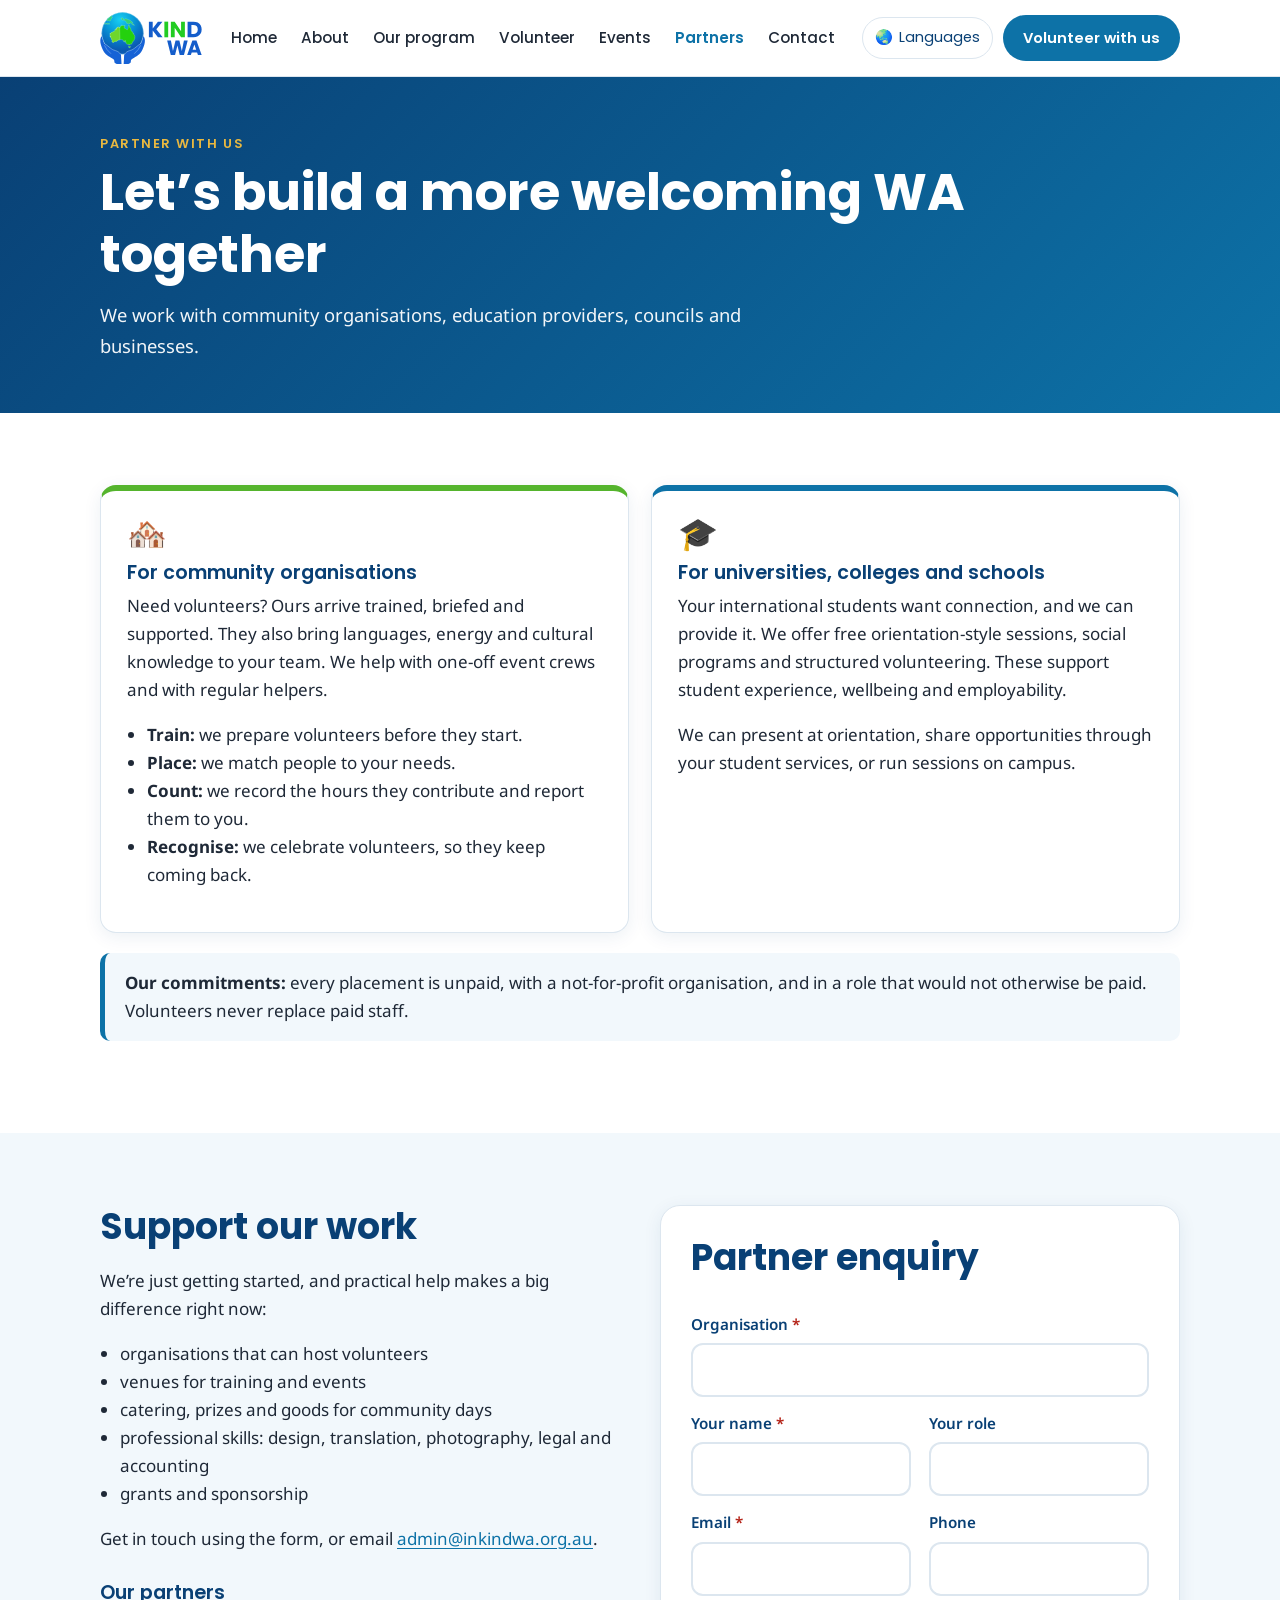
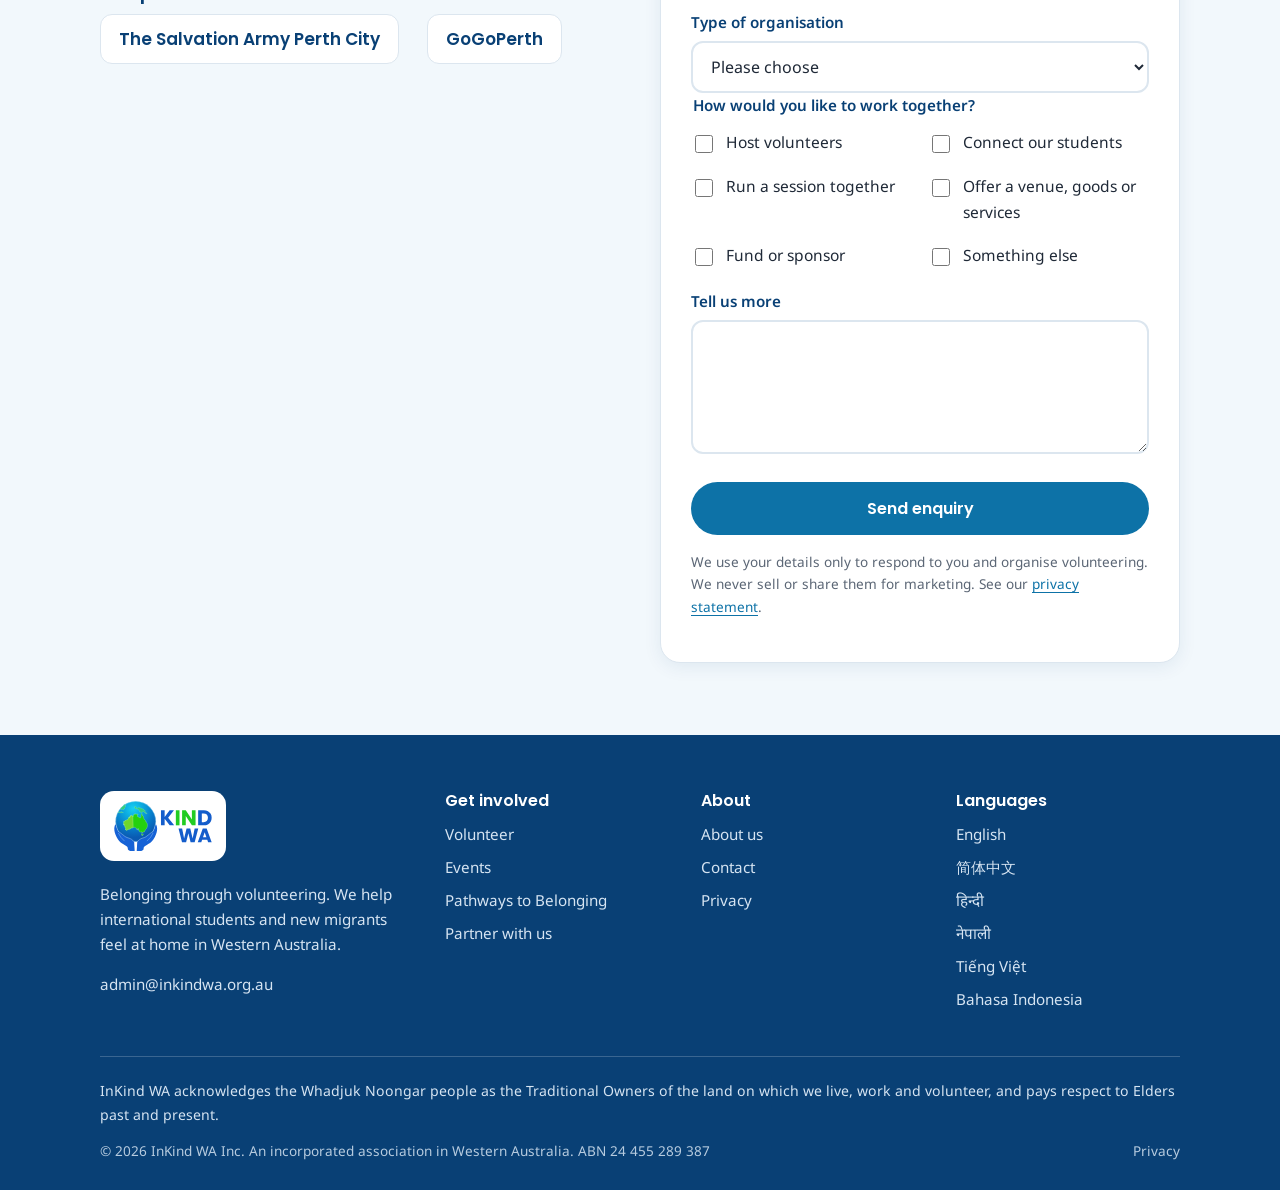
<file: partners.html>
<!DOCTYPE html>
<html lang="en">
<head>
  <meta charset="utf-8">
  <meta name="viewport" content="width=device-width, initial-scale=1">
  <title>Partner with us | InKind WA</title>
  <meta name="description" content="Host trained volunteers, connect your students or support InKind WA's work in Perth.">
  <link rel="canonical" href="https://inkindwa.org.au/partners.html">
  <meta property="og:type" content="website">
  <meta property="og:site_name" content="InKind WA">
  <meta property="og:title" content="Partner with us | InKind WA">
  <meta property="og:description" content="Host trained volunteers, connect your students or support InKind WA's work in Perth.">
  <meta property="og:url" content="https://inkindwa.org.au/partners.html">
  <meta property="og:image" content="https://inkindwa.org.au/assets/img/og-image.png">
  <meta name="twitter:card" content="summary_large_image">
  <meta name="theme-color" content="#094075">
  <link rel="icon" href="assets/img/icon.svg" type="image/svg+xml">
  <link rel="icon" href="assets/img/favicon-32.png" sizes="32x32" type="image/png">
  <link rel="apple-touch-icon" href="assets/img/apple-touch-icon.png">
  <link rel="preconnect" href="https://fonts.googleapis.com">
  <link rel="preconnect" href="https://fonts.gstatic.com" crossorigin>
  <link rel="stylesheet" href="https://fonts.googleapis.com/css2?family=Noto+Sans:wght@400;600&family=Poppins:wght@500;600;700&display=swap">
  <link rel="stylesheet" href="assets/css/style.css?v=20261115">
  <script>document.documentElement.className += ' js';</script>
</head>
<body>
<a class="skip-link" href="#main">Skip to content</a>
<header class="site-header">
  <div class="container header-inner">
    <a class="brand" href="index.html" aria-label="InKind WA home">
      <img src="assets/img/logo.svg" alt="InKind WA" width="104" height="53">
    </a>
    <nav class="main-nav" id="main-nav" aria-label="Main">
      <ul>
        <li><a href="index.html">Home</a></li>
        <li><a href="about.html">About</a></li>
        <li><a href="pathways-to-belonging.html">Our program</a></li>
        <li><a href="volunteer.html">Volunteer</a></li>
        <li><a href="events.html">Events</a></li>
        <li><a href="partners.html" aria-current="page">Partners</a></li>
        <li><a href="contact.html">Contact</a></li>
        <li class="nav-cta-item"><a class="nav-cta" href="volunteer.html#sign-up">Volunteer with us</a></li>
      </ul>
    </nav>
    <div class="header-actions">
      <details class="lang-menu">
        <summary aria-label="Other languages"><span aria-hidden="true">🌏</span> <span class="lang-label">Languages</span></summary>
        <ul>
          <li><a href="index.html" lang="en">English</a></li>
          <li><a href="zh.html" lang="zh-Hans">简体中文 <small>Chinese</small></a></li>
          <li><a href="hi.html" lang="hi">हिन्दी <small>Hindi</small></a></li>
          <li><a href="ne.html" lang="ne">नेपाली <small>Nepali</small></a></li>
          <li><a href="vi.html" lang="vi">Tiếng Việt <small>Vietnamese</small></a></li>
          <li><a href="id.html" lang="id">Bahasa Indonesia <small>Indonesian</small></a></li>
        </ul>
      </details>
      <a class="btn btn-volunteer" href="volunteer.html#sign-up">Volunteer with us</a>
      <button class="menu-toggle" type="button" aria-expanded="false" aria-controls="main-nav">☰ Menu</button>
    </div>
  </div>
</header>
<main id="main">

<section class="page-hero">
  <div class="container">
    <span class="eyebrow">Partner with us</span>
    <h1>Let’s build a more welcoming WA together</h1>
    <p>We work with community organisations, education providers, councils and businesses.</p>
  </div>
</section>

<section class="section">
  <div class="container">
    <div class="grid grid-2">
      <div class="card card-top-green">
        <span class="icon" aria-hidden="true">🏘️</span>
        <h3>For community organisations</h3>
        <p>Need volunteers? Ours arrive trained, briefed and supported. They also bring languages, energy and cultural knowledge to your team. We help with one-off event crews and with regular helpers.</p>
        <ul>
          <li><strong>Train:</strong> we prepare volunteers before they start.</li>
          <li><strong>Place:</strong> we match people to your needs.</li>
          <li><strong>Count:</strong> we record the hours they contribute and report them to you.</li>
          <li><strong>Recognise:</strong> we celebrate volunteers, so they keep coming back.</li>
        </ul>
      </div>
      <div class="card card-top-blue">
        <span class="icon" aria-hidden="true">🎓</span>
        <h3>For universities, colleges and schools</h3>
        <p>Your international students want connection, and we can provide it. We offer free orientation-style sessions, social programs and structured volunteering. These support student experience, wellbeing and employability.</p>
        <p class="mb-0">We can present at orientation, share opportunities through your student services, or run sessions on campus.</p>
      </div>
    </div>
    <div class="notice">
      <strong>Our commitments:</strong> every placement is unpaid, with a not-for-profit organisation, and in a role that would not otherwise be paid. Volunteers never replace paid staff.
    </div>
  </div>
</section>

<section class="section section-sky">
  <div class="container two-col">
    <div>
      <h2>Support our work</h2>
      <p>We’re just getting started, and practical help makes a big difference right now:</p>
      <ul>
        <li>organisations that can host volunteers</li>
        <li>venues for training and events</li>
        <li>catering, prizes and goods for community days</li>
        <li>professional skills: design, translation, photography, legal and accounting</li>
        <li>grants and sponsorship</li>
      </ul>
      <p>Get in touch using the form, or email <a href="mailto:admin@inkindwa.org.au">admin@inkindwa.org.au</a>.</p>
      <h3 style="margin-top:28px">Our partners</h3>
      <div class="partner-band" style="justify-content:flex-start">
        <span>The Salvation Army Perth City</span><span>GoGoPerth</span>
      </div>
    </div>
    <div>
      
<form class="form-card" name="partner" method="POST" action="https://formsubmit.co/admin@inkindwa.org.au">
  <input type="hidden" name="_subject" value="New partner enquiry - InKind WA website">
  <input type="hidden" name="_next" value="https://inkindwa.org.au/thank-you.html">
  <input type="hidden" name="_template" value="table">
  <input type="hidden" name="form" value="partner">
  <p class="hidden-field"><label>Leave this empty: <input type="text" name="_honey" tabindex="-1" autocomplete="off"></label></p>
  <h2 class="mt-0">Partner enquiry</h2>
  <div class="form-grid">
    <div class="full"><label for="p-org">Organisation <span class="req">*</span></label><input id="p-org" type="text" name="organisation" autocomplete="organization" required></div>
    <div><label for="p-name">Your name <span class="req">*</span></label><input id="p-name" type="text" name="name" autocomplete="name" required></div>
    <div><label for="p-role">Your role</label><input id="p-role" type="text" name="role" autocomplete="organization-title"></div>
    <div><label for="p-email">Email <span class="req">*</span></label><input id="p-email" type="email" name="email" autocomplete="email" required></div>
    <div><label for="p-phone">Phone</label><input id="p-phone" type="tel" name="phone" autocomplete="tel"></div>
    <div class="full">
      <label for="p-type">Type of organisation</label>
      <select id="p-type" name="organisation-type">
        <option value="">Please choose</option>
        <option>University, college, TAFE or language school</option>
        <option>Community organisation or charity</option>
        <option>Local council or government</option>
        <option>Business or sponsor</option>
        <option>Other</option>
      </select>
    </div>
    <fieldset class="full">
      <legend>How would you like to work together?</legend>
      <div class="checks">
        <label class="check"><input type="checkbox" name="Partnership - Host volunteers" value="Yes"> Host volunteers</label>
        <label class="check"><input type="checkbox" name="Partnership - Connect our students" value="Yes"> Connect our students</label>
        <label class="check"><input type="checkbox" name="Partnership - Run a session together" value="Yes"> Run a session together</label>
        <label class="check"><input type="checkbox" name="Partnership - Offer a venue, goods or services" value="Yes"> Offer a venue, goods or services</label>
        <label class="check"><input type="checkbox" name="Partnership - Fund or sponsor" value="Yes"> Fund or sponsor</label>
        <label class="check"><input type="checkbox" name="Partnership - Something else" value="Yes"> Something else</label>
      </div>
    </fieldset>
    <div class="full"><label for="p-msg">Tell us more</label><textarea id="p-msg" name="message" rows="4"></textarea></div>
  </div>
  <button class="btn" type="submit">Send enquiry</button>
  <p class="form-note">We use your details only to respond to you and organise volunteering. We never sell or share them for marketing. See our <a href="privacy.html">privacy statement</a>.</p>
</form>
    </div>
  </div>
</section>
</main>
<footer class="site-footer">
  <div class="container">
    <div class="footer-grid">
      <div>
        <a class="footer-logo" href="index.html"><img src="assets/img/logo.svg" alt="InKind WA" width="98" height="50"></a>
        <p>Belonging through volunteering. We help international students and new migrants feel at home in Western Australia.</p>
        <p><a href="mailto:admin@inkindwa.org.au">admin@inkindwa.org.au</a></p>
        <!-- SOCIAL LINKS: remove the comment markers around the next line once the accounts are live
        <p><a href="https://www.facebook.com/inkindwa">Facebook</a> · <a href="https://www.instagram.com/inkindwa">Instagram</a></p>
        -->
      </div>
      <div>
        <h3>Get involved</h3>
        <ul>
          <li><a href="volunteer.html">Volunteer</a></li>
          <li><a href="events.html">Events</a></li>
          <li><a href="pathways-to-belonging.html">Pathways to Belonging</a></li>
          <li><a href="partners.html">Partner with us</a></li>
        </ul>
      </div>
      <div>
        <h3>About</h3>
        <ul>
          <li><a href="about.html">About us</a></li>
          <li><a href="contact.html">Contact</a></li>
          <li><a href="privacy.html">Privacy</a></li>
        </ul>
      </div>
      <div>
        <h3>Languages</h3>
        <ul>
          <li><a href="index.html">English</a></li>
          <li><a href="zh.html">简体中文</a></li>
          <li><a href="hi.html">हिन्दी</a></li>
          <li><a href="ne.html">नेपाली</a></li>
          <li><a href="vi.html">Tiếng Việt</a></li>
          <li><a href="id.html">Bahasa Indonesia</a></li>
        </ul>
      </div>
    </div>
    <p class="acknowledgement">InKind WA acknowledges the Whadjuk Noongar people as the Traditional Owners of the land on which we live, work and volunteer, and pays respect to Elders past and present.</p>
    <div class="legal">
      <span>© <span class="year">2026</span> InKind WA Inc. An incorporated association in Western Australia. ABN 24 455 289 387</span>
      <span><a href="privacy.html">Privacy</a></span>
    </div>
  </div>
</footer>
<script src="assets/js/main.js?v=20261115" defer></script>
</body>
</html>
</file>
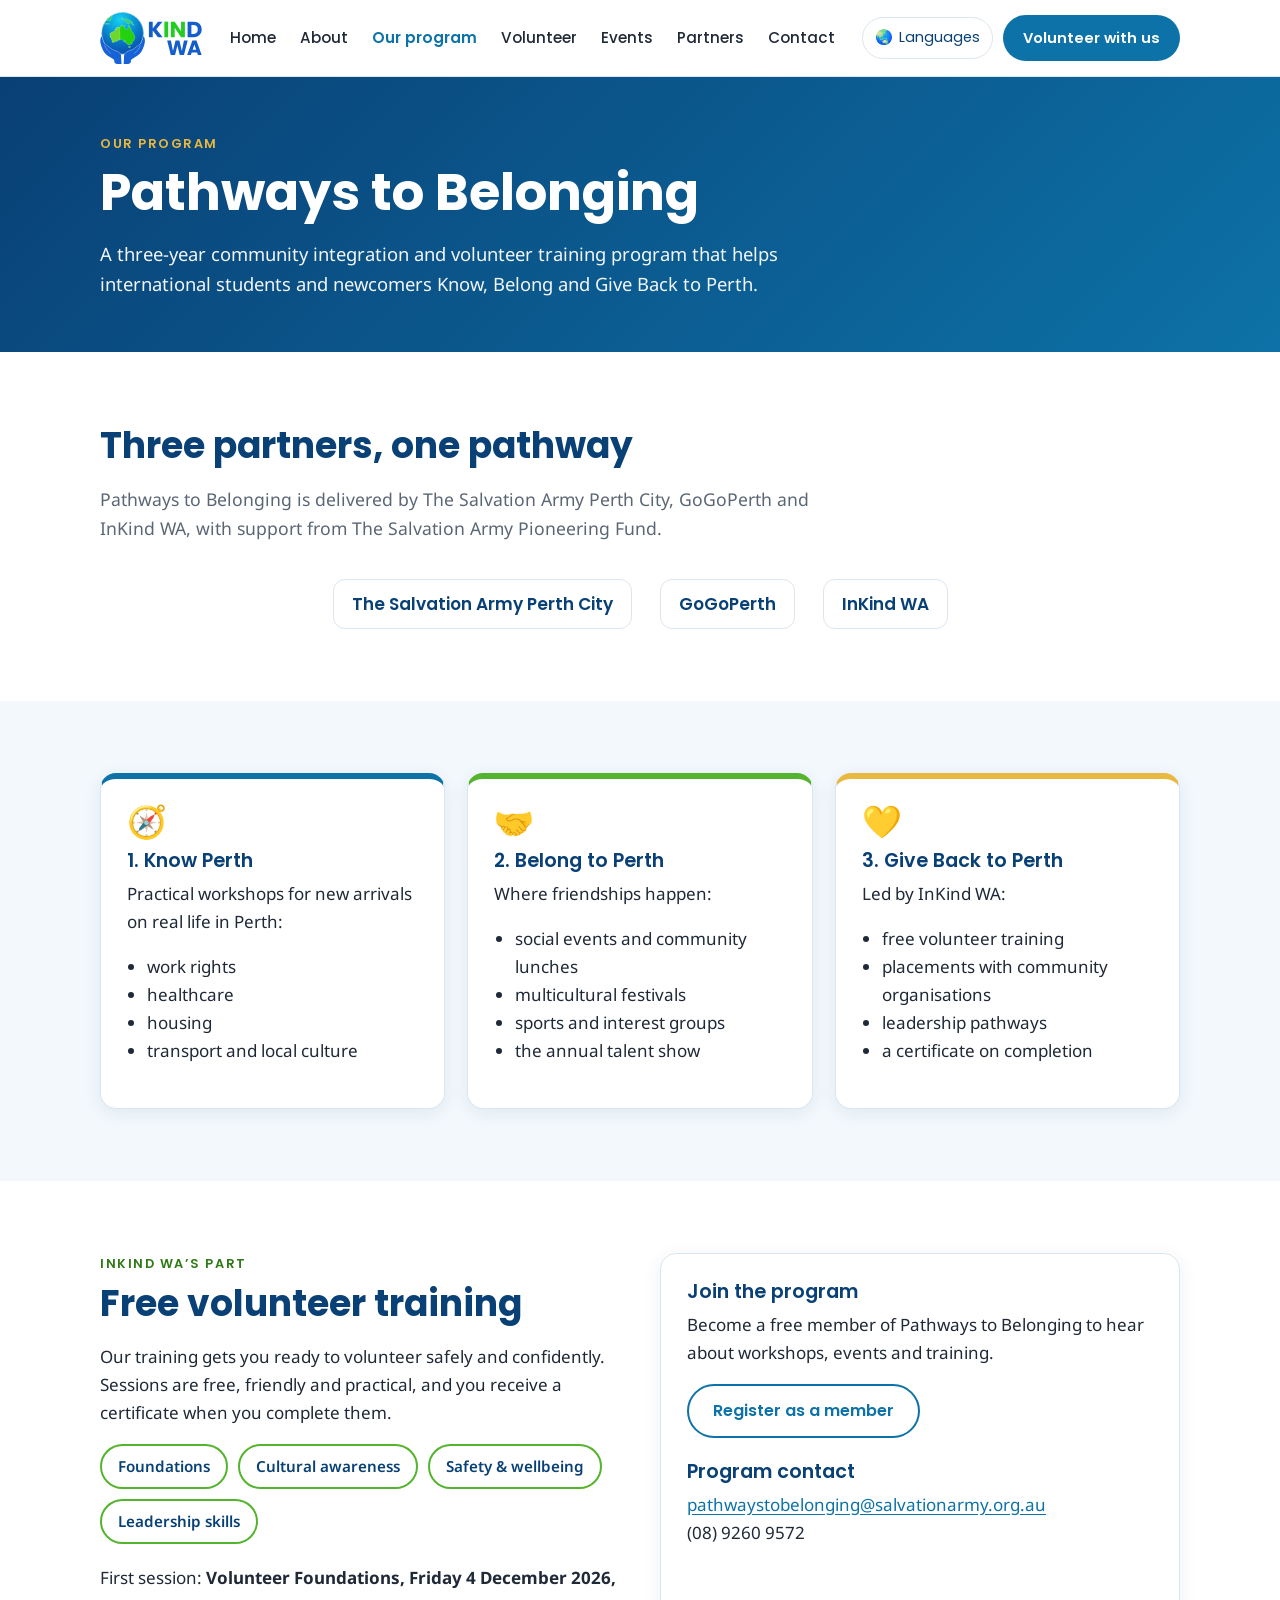
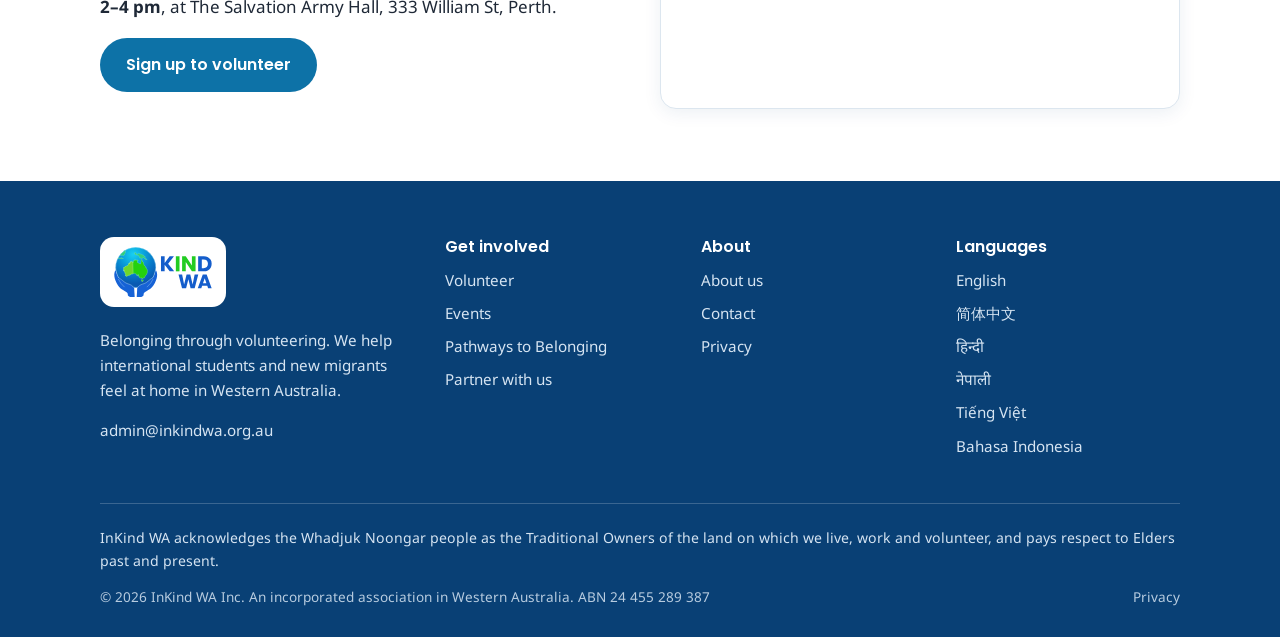
<file: pathways-to-belonging.html>
<!DOCTYPE html>
<html lang="en">
<head>
  <meta charset="utf-8">
  <meta name="viewport" content="width=device-width, initial-scale=1">
  <title>Pathways to Belonging | InKind WA</title>
  <meta name="description" content="Pathways to Belonging: a three-year program helping international students and newcomers Know, Belong and Give Back to Perth.">
  <link rel="canonical" href="https://inkindwa.org.au/pathways-to-belonging.html">
  <meta property="og:type" content="website">
  <meta property="og:site_name" content="InKind WA">
  <meta property="og:title" content="Pathways to Belonging | InKind WA">
  <meta property="og:description" content="Pathways to Belonging: a three-year program helping international students and newcomers Know, Belong and Give Back to Perth.">
  <meta property="og:url" content="https://inkindwa.org.au/pathways-to-belonging.html">
  <meta property="og:image" content="https://inkindwa.org.au/assets/img/og-image.png">
  <meta name="twitter:card" content="summary_large_image">
  <meta name="theme-color" content="#094075">
  <link rel="icon" href="assets/img/icon.svg" type="image/svg+xml">
  <link rel="icon" href="assets/img/favicon-32.png" sizes="32x32" type="image/png">
  <link rel="apple-touch-icon" href="assets/img/apple-touch-icon.png">
  <link rel="preconnect" href="https://fonts.googleapis.com">
  <link rel="preconnect" href="https://fonts.gstatic.com" crossorigin>
  <link rel="stylesheet" href="https://fonts.googleapis.com/css2?family=Noto+Sans:wght@400;600&family=Poppins:wght@500;600;700&display=swap">
  <link rel="stylesheet" href="assets/css/style.css?v=20261115">
  <script>document.documentElement.className += ' js';</script>
</head>
<body>
<a class="skip-link" href="#main">Skip to content</a>
<header class="site-header">
  <div class="container header-inner">
    <a class="brand" href="index.html" aria-label="InKind WA home">
      <img src="assets/img/logo.svg" alt="InKind WA" width="104" height="53">
    </a>
    <nav class="main-nav" id="main-nav" aria-label="Main">
      <ul>
        <li><a href="index.html">Home</a></li>
        <li><a href="about.html">About</a></li>
        <li><a href="pathways-to-belonging.html" aria-current="page">Our program</a></li>
        <li><a href="volunteer.html">Volunteer</a></li>
        <li><a href="events.html">Events</a></li>
        <li><a href="partners.html">Partners</a></li>
        <li><a href="contact.html">Contact</a></li>
        <li class="nav-cta-item"><a class="nav-cta" href="volunteer.html#sign-up">Volunteer with us</a></li>
      </ul>
    </nav>
    <div class="header-actions">
      <details class="lang-menu">
        <summary aria-label="Other languages"><span aria-hidden="true">🌏</span> <span class="lang-label">Languages</span></summary>
        <ul>
          <li><a href="index.html" lang="en">English</a></li>
          <li><a href="zh.html" lang="zh-Hans">简体中文 <small>Chinese</small></a></li>
          <li><a href="hi.html" lang="hi">हिन्दी <small>Hindi</small></a></li>
          <li><a href="ne.html" lang="ne">नेपाली <small>Nepali</small></a></li>
          <li><a href="vi.html" lang="vi">Tiếng Việt <small>Vietnamese</small></a></li>
          <li><a href="id.html" lang="id">Bahasa Indonesia <small>Indonesian</small></a></li>
        </ul>
      </details>
      <a class="btn btn-volunteer" href="volunteer.html#sign-up">Volunteer with us</a>
      <button class="menu-toggle" type="button" aria-expanded="false" aria-controls="main-nav">☰ Menu</button>
    </div>
  </div>
</header>
<main id="main">

<section class="page-hero">
  <div class="container">
    <span class="eyebrow">Our program</span>
    <h1>Pathways to Belonging</h1>
    <p>A three-year community integration and volunteer training program that helps international students and newcomers Know, Belong and Give Back to Perth.</p>
  </div>
</section>

<section class="section">
  <div class="container">
    <div class="section-head">
      <h2>Three partners, one pathway</h2>
      <p>Pathways to Belonging is delivered by The Salvation Army Perth City, GoGoPerth and InKind WA, with support from The Salvation Army Pioneering Fund.</p>
    </div>
    <div class="partner-band">
      <span>The Salvation Army Perth City</span><span>GoGoPerth</span><span>InKind WA</span>
    </div>
  </div>
</section>

<section class="section section-sky">
  <div class="container">
    <div class="grid grid-3">
      <div class="card card-top-blue">
        <span class="icon" aria-hidden="true">🧭</span>
        <h3>1. Know Perth</h3>
        <p>Practical workshops for new arrivals on real life in Perth:</p>
        <ul><li>work rights</li><li>healthcare</li><li>housing</li><li>transport and local culture</li></ul>
      </div>
      <div class="card card-top-green">
        <span class="icon" aria-hidden="true">🤝</span>
        <h3>2. Belong to Perth</h3>
        <p>Where friendships happen:</p>
        <ul><li>social events and community lunches</li><li>multicultural festivals</li><li>sports and interest groups</li><li>the annual talent show</li></ul>
      </div>
      <div class="card card-top-gold">
        <span class="icon" aria-hidden="true">💛</span>
        <h3>3. Give Back to Perth</h3>
        <p>Led by InKind WA:</p>
        <ul><li>free volunteer training</li><li>placements with community organisations</li><li>leadership pathways</li><li>a certificate on completion</li></ul>
      </div>
    </div>
  </div>
</section>

<section class="section">
  <div class="container two-col">
    <div>
      <span class="eyebrow">InKind WA’s part</span>
      <h2>Free volunteer training</h2>
      <p>Our training gets you ready to volunteer safely and confidently. Sessions are free, friendly and practical, and you receive a certificate when you complete them.</p>
      <ul class="chips">
        <li>Foundations</li><li>Cultural awareness</li><li>Safety &amp; wellbeing</li><li>Leadership skills</li>
      </ul>
      <p style="margin-top:20px">First session: <strong>Volunteer Foundations, Friday 4 December 2026, 2–4 pm</strong>, at The Salvation Army Hall, 333 William St, Perth.</p>
      <p><a class="btn" href="volunteer.html#sign-up">Sign up to volunteer</a></p>
    </div>
    <div class="card">
      <h3>Join the program</h3>
      <p>Become a free member of Pathways to Belonging to hear about workshops, events and training.</p>
      <p><a class="btn btn-outline" href="https://forms.cloud.microsoft/r/1Zx9ukFs2B" target="_blank" rel="noopener">Register as a member</a></p>
      <h3 style="margin-top:22px">Program contact</h3>
      <p class="mb-0"><a href="mailto:pathwaystobelonging@salvationarmy.org.au">pathwaystobelonging@salvationarmy.org.au</a><br>(08) 9260 9572</p>
    </div>
  </div>
</section>
</main>
<footer class="site-footer">
  <div class="container">
    <div class="footer-grid">
      <div>
        <a class="footer-logo" href="index.html"><img src="assets/img/logo.svg" alt="InKind WA" width="98" height="50"></a>
        <p>Belonging through volunteering. We help international students and new migrants feel at home in Western Australia.</p>
        <p><a href="mailto:admin@inkindwa.org.au">admin@inkindwa.org.au</a></p>
        <!-- SOCIAL LINKS: remove the comment markers around the next line once the accounts are live
        <p><a href="https://www.facebook.com/inkindwa">Facebook</a> · <a href="https://www.instagram.com/inkindwa">Instagram</a></p>
        -->
      </div>
      <div>
        <h3>Get involved</h3>
        <ul>
          <li><a href="volunteer.html">Volunteer</a></li>
          <li><a href="events.html">Events</a></li>
          <li><a href="pathways-to-belonging.html">Pathways to Belonging</a></li>
          <li><a href="partners.html">Partner with us</a></li>
        </ul>
      </div>
      <div>
        <h3>About</h3>
        <ul>
          <li><a href="about.html">About us</a></li>
          <li><a href="contact.html">Contact</a></li>
          <li><a href="privacy.html">Privacy</a></li>
        </ul>
      </div>
      <div>
        <h3>Languages</h3>
        <ul>
          <li><a href="index.html">English</a></li>
          <li><a href="zh.html">简体中文</a></li>
          <li><a href="hi.html">हिन्दी</a></li>
          <li><a href="ne.html">नेपाली</a></li>
          <li><a href="vi.html">Tiếng Việt</a></li>
          <li><a href="id.html">Bahasa Indonesia</a></li>
        </ul>
      </div>
    </div>
    <p class="acknowledgement">InKind WA acknowledges the Whadjuk Noongar people as the Traditional Owners of the land on which we live, work and volunteer, and pays respect to Elders past and present.</p>
    <div class="legal">
      <span>© <span class="year">2026</span> InKind WA Inc. An incorporated association in Western Australia. ABN 24 455 289 387</span>
      <span><a href="privacy.html">Privacy</a></span>
    </div>
  </div>
</footer>
<script src="assets/js/main.js?v=20261115" defer></script>
</body>
</html>
</file>
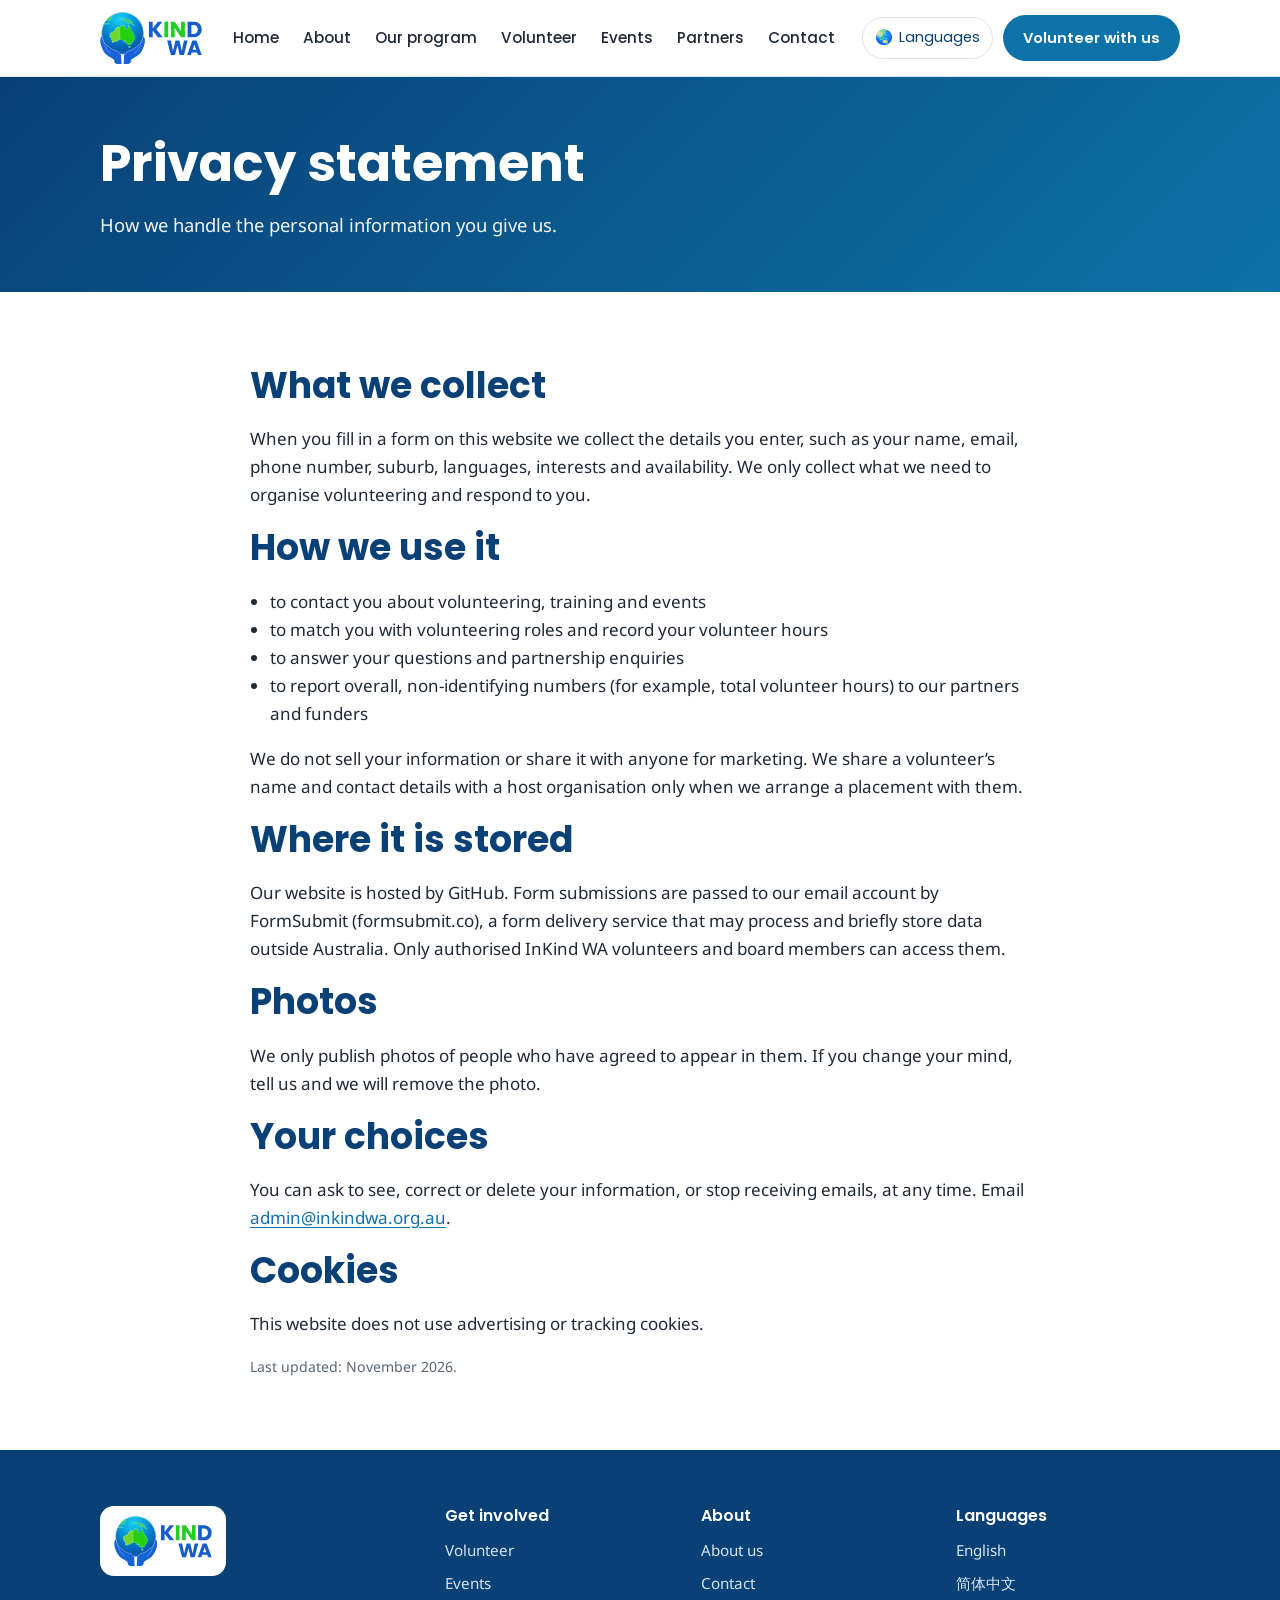
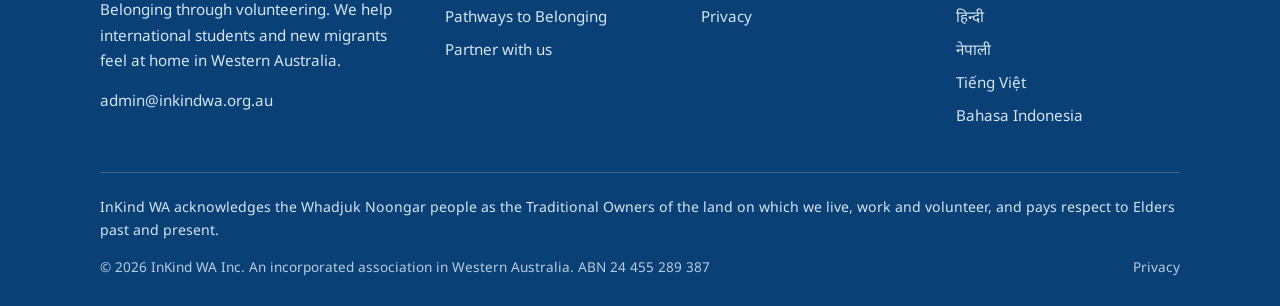
<file: privacy.html>
<!DOCTYPE html>
<html lang="en">
<head>
  <meta charset="utf-8">
  <meta name="viewport" content="width=device-width, initial-scale=1">
  <title>Privacy | InKind WA</title>
  <meta name="description" content="How InKind WA handles your personal information.">
  <link rel="canonical" href="https://inkindwa.org.au/privacy.html">
  <meta property="og:type" content="website">
  <meta property="og:site_name" content="InKind WA">
  <meta property="og:title" content="Privacy | InKind WA">
  <meta property="og:description" content="How InKind WA handles your personal information.">
  <meta property="og:url" content="https://inkindwa.org.au/privacy.html">
  <meta property="og:image" content="https://inkindwa.org.au/assets/img/og-image.png">
  <meta name="twitter:card" content="summary_large_image">
  <meta name="theme-color" content="#094075">
  <link rel="icon" href="assets/img/icon.svg" type="image/svg+xml">
  <link rel="icon" href="assets/img/favicon-32.png" sizes="32x32" type="image/png">
  <link rel="apple-touch-icon" href="assets/img/apple-touch-icon.png">
  <link rel="preconnect" href="https://fonts.googleapis.com">
  <link rel="preconnect" href="https://fonts.gstatic.com" crossorigin>
  <link rel="stylesheet" href="https://fonts.googleapis.com/css2?family=Noto+Sans:wght@400;600&family=Poppins:wght@500;600;700&display=swap">
  <link rel="stylesheet" href="assets/css/style.css?v=20261115">
  <script>document.documentElement.className += ' js';</script>
</head>
<body>
<a class="skip-link" href="#main">Skip to content</a>
<header class="site-header">
  <div class="container header-inner">
    <a class="brand" href="index.html" aria-label="InKind WA home">
      <img src="assets/img/logo.svg" alt="InKind WA" width="104" height="53">
    </a>
    <nav class="main-nav" id="main-nav" aria-label="Main">
      <ul>
        <li><a href="index.html">Home</a></li>
        <li><a href="about.html">About</a></li>
        <li><a href="pathways-to-belonging.html">Our program</a></li>
        <li><a href="volunteer.html">Volunteer</a></li>
        <li><a href="events.html">Events</a></li>
        <li><a href="partners.html">Partners</a></li>
        <li><a href="contact.html">Contact</a></li>
        <li class="nav-cta-item"><a class="nav-cta" href="volunteer.html#sign-up">Volunteer with us</a></li>
      </ul>
    </nav>
    <div class="header-actions">
      <details class="lang-menu">
        <summary aria-label="Other languages"><span aria-hidden="true">🌏</span> <span class="lang-label">Languages</span></summary>
        <ul>
          <li><a href="index.html" lang="en">English</a></li>
          <li><a href="zh.html" lang="zh-Hans">简体中文 <small>Chinese</small></a></li>
          <li><a href="hi.html" lang="hi">हिन्दी <small>Hindi</small></a></li>
          <li><a href="ne.html" lang="ne">नेपाली <small>Nepali</small></a></li>
          <li><a href="vi.html" lang="vi">Tiếng Việt <small>Vietnamese</small></a></li>
          <li><a href="id.html" lang="id">Bahasa Indonesia <small>Indonesian</small></a></li>
        </ul>
      </details>
      <a class="btn btn-volunteer" href="volunteer.html#sign-up">Volunteer with us</a>
      <button class="menu-toggle" type="button" aria-expanded="false" aria-controls="main-nav">☰ Menu</button>
    </div>
  </div>
</header>
<main id="main">

<section class="page-hero">
  <div class="container"><h1>Privacy statement</h1><p>How we handle the personal information you give us.</p></div>
</section>
<section class="section">
  <div class="container" style="max-width:820px">
    <h2>What we collect</h2>
    <p>When you fill in a form on this website we collect the details you enter, such as your name, email, phone number, suburb, languages, interests and availability. We only collect what we need to organise volunteering and respond to you.</p>
    <h2>How we use it</h2>
    <ul>
      <li>to contact you about volunteering, training and events</li>
      <li>to match you with volunteering roles and record your volunteer hours</li>
      <li>to answer your questions and partnership enquiries</li>
      <li>to report overall, non-identifying numbers (for example, total volunteer hours) to our partners and funders</li>
    </ul>
    <p>We do not sell your information or share it with anyone for marketing. We share a volunteer’s name and contact details with a host organisation only when we arrange a placement with them.</p>
    <h2>Where it is stored</h2>
    <p>Our website is hosted by GitHub. Form submissions are passed to our email account by FormSubmit (formsubmit.co), a form delivery service that may process and briefly store data outside Australia. Only authorised InKind WA volunteers and board members can access them.</p>
    <h2>Photos</h2>
    <p>We only publish photos of people who have agreed to appear in them. If you change your mind, tell us and we will remove the photo.</p>
    <h2>Your choices</h2>
    <p>You can ask to see, correct or delete your information, or stop receiving emails, at any time. Email <a href="mailto:admin@inkindwa.org.au">admin@inkindwa.org.au</a>.</p>
    <h2>Cookies</h2>
    <p>This website does not use advertising or tracking cookies.</p>
    <p class="hint">Last updated: November 2026.</p>
  </div>
</section>
</main>
<footer class="site-footer">
  <div class="container">
    <div class="footer-grid">
      <div>
        <a class="footer-logo" href="index.html"><img src="assets/img/logo.svg" alt="InKind WA" width="98" height="50"></a>
        <p>Belonging through volunteering. We help international students and new migrants feel at home in Western Australia.</p>
        <p><a href="mailto:admin@inkindwa.org.au">admin@inkindwa.org.au</a></p>
        <!-- SOCIAL LINKS: remove the comment markers around the next line once the accounts are live
        <p><a href="https://www.facebook.com/inkindwa">Facebook</a> · <a href="https://www.instagram.com/inkindwa">Instagram</a></p>
        -->
      </div>
      <div>
        <h3>Get involved</h3>
        <ul>
          <li><a href="volunteer.html">Volunteer</a></li>
          <li><a href="events.html">Events</a></li>
          <li><a href="pathways-to-belonging.html">Pathways to Belonging</a></li>
          <li><a href="partners.html">Partner with us</a></li>
        </ul>
      </div>
      <div>
        <h3>About</h3>
        <ul>
          <li><a href="about.html">About us</a></li>
          <li><a href="contact.html">Contact</a></li>
          <li><a href="privacy.html">Privacy</a></li>
        </ul>
      </div>
      <div>
        <h3>Languages</h3>
        <ul>
          <li><a href="index.html">English</a></li>
          <li><a href="zh.html">简体中文</a></li>
          <li><a href="hi.html">हिन्दी</a></li>
          <li><a href="ne.html">नेपाली</a></li>
          <li><a href="vi.html">Tiếng Việt</a></li>
          <li><a href="id.html">Bahasa Indonesia</a></li>
        </ul>
      </div>
    </div>
    <p class="acknowledgement">InKind WA acknowledges the Whadjuk Noongar people as the Traditional Owners of the land on which we live, work and volunteer, and pays respect to Elders past and present.</p>
    <div class="legal">
      <span>© <span class="year">2026</span> InKind WA Inc. An incorporated association in Western Australia. ABN 24 455 289 387</span>
      <span><a href="privacy.html">Privacy</a></span>
    </div>
  </div>
</footer>
<script src="assets/js/main.js?v=20261115" defer></script>
</body>
</html>
</file>
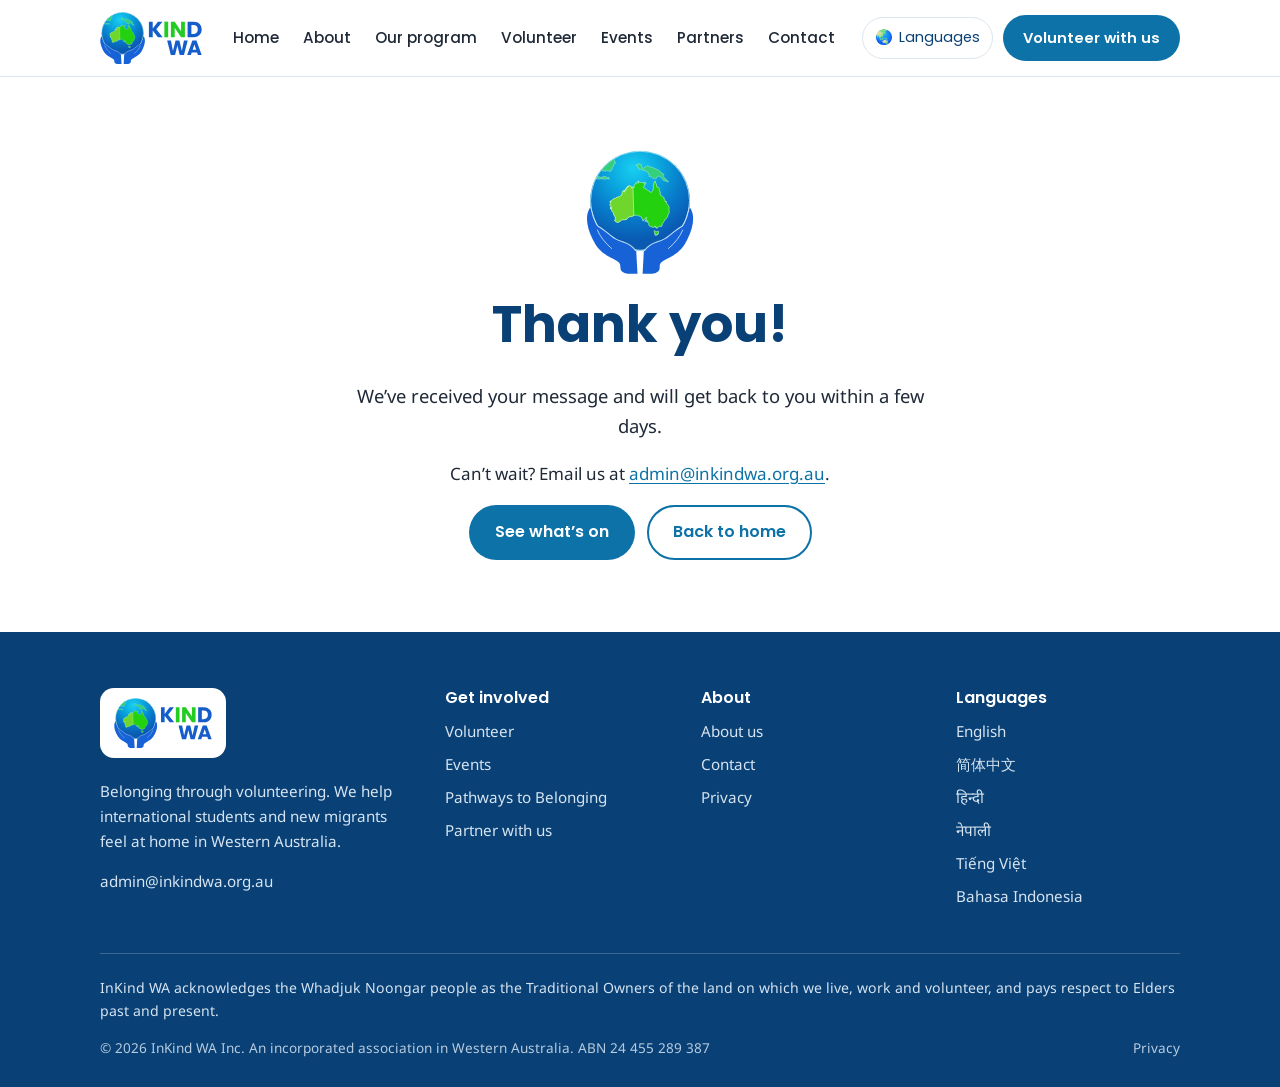
<file: thank-you.html>
<!DOCTYPE html>
<html lang="en">
<head>
  <meta charset="utf-8">
  <meta name="viewport" content="width=device-width, initial-scale=1">
  <title>Thank you | InKind WA</title>
  <meta name="description" content="Thank you for contacting InKind WA.">
  <meta name="robots" content="noindex">
  <link rel="canonical" href="https://inkindwa.org.au/thank-you.html">
  <meta property="og:type" content="website">
  <meta property="og:site_name" content="InKind WA">
  <meta property="og:title" content="Thank you | InKind WA">
  <meta property="og:description" content="Thank you for contacting InKind WA.">
  <meta property="og:url" content="https://inkindwa.org.au/thank-you.html">
  <meta property="og:image" content="https://inkindwa.org.au/assets/img/og-image.png">
  <meta name="twitter:card" content="summary_large_image">
  <meta name="theme-color" content="#094075">
  <link rel="icon" href="assets/img/icon.svg" type="image/svg+xml">
  <link rel="icon" href="assets/img/favicon-32.png" sizes="32x32" type="image/png">
  <link rel="apple-touch-icon" href="assets/img/apple-touch-icon.png">
  <link rel="preconnect" href="https://fonts.googleapis.com">
  <link rel="preconnect" href="https://fonts.gstatic.com" crossorigin>
  <link rel="stylesheet" href="https://fonts.googleapis.com/css2?family=Noto+Sans:wght@400;600&family=Poppins:wght@500;600;700&display=swap">
  <link rel="stylesheet" href="assets/css/style.css?v=20261115">
  <script>document.documentElement.className += ' js';</script>
</head>
<body>
<a class="skip-link" href="#main">Skip to content</a>
<header class="site-header">
  <div class="container header-inner">
    <a class="brand" href="index.html" aria-label="InKind WA home">
      <img src="assets/img/logo.svg" alt="InKind WA" width="104" height="53">
    </a>
    <nav class="main-nav" id="main-nav" aria-label="Main">
      <ul>
        <li><a href="index.html">Home</a></li>
        <li><a href="about.html">About</a></li>
        <li><a href="pathways-to-belonging.html">Our program</a></li>
        <li><a href="volunteer.html">Volunteer</a></li>
        <li><a href="events.html">Events</a></li>
        <li><a href="partners.html">Partners</a></li>
        <li><a href="contact.html">Contact</a></li>
        <li class="nav-cta-item"><a class="nav-cta" href="volunteer.html#sign-up">Volunteer with us</a></li>
      </ul>
    </nav>
    <div class="header-actions">
      <details class="lang-menu">
        <summary aria-label="Other languages"><span aria-hidden="true">🌏</span> <span class="lang-label">Languages</span></summary>
        <ul>
          <li><a href="index.html" lang="en">English</a></li>
          <li><a href="zh.html" lang="zh-Hans">简体中文 <small>Chinese</small></a></li>
          <li><a href="hi.html" lang="hi">हिन्दी <small>Hindi</small></a></li>
          <li><a href="ne.html" lang="ne">नेपाली <small>Nepali</small></a></li>
          <li><a href="vi.html" lang="vi">Tiếng Việt <small>Vietnamese</small></a></li>
          <li><a href="id.html" lang="id">Bahasa Indonesia <small>Indonesian</small></a></li>
        </ul>
      </details>
      <a class="btn btn-volunteer" href="volunteer.html#sign-up">Volunteer with us</a>
      <button class="menu-toggle" type="button" aria-expanded="false" aria-controls="main-nav">☰ Menu</button>
    </div>
  </div>
</header>
<main id="main">

<section class="section">
  <div class="container center" style="max-width:640px">
    <img src="assets/img/icon.svg" alt="" width="110" height="125" style="margin:0 auto 20px">
    <h1>Thank you!</h1>
    <p class="lead">We’ve received your message and will get back to you within a few days.</p>
    <p>Can’t wait? Email us at <a href="mailto:admin@inkindwa.org.au">admin@inkindwa.org.au</a>.</p>
    <div class="btn-row" style="justify-content:center">
      <a class="btn" href="events.html">See what’s on</a>
      <a class="btn btn-outline" href="index.html">Back to home</a>
    </div>
  </div>
</section>
</main>
<footer class="site-footer">
  <div class="container">
    <div class="footer-grid">
      <div>
        <a class="footer-logo" href="index.html"><img src="assets/img/logo.svg" alt="InKind WA" width="98" height="50"></a>
        <p>Belonging through volunteering. We help international students and new migrants feel at home in Western Australia.</p>
        <p><a href="mailto:admin@inkindwa.org.au">admin@inkindwa.org.au</a></p>
        <!-- SOCIAL LINKS: remove the comment markers around the next line once the accounts are live
        <p><a href="https://www.facebook.com/inkindwa">Facebook</a> · <a href="https://www.instagram.com/inkindwa">Instagram</a></p>
        -->
      </div>
      <div>
        <h3>Get involved</h3>
        <ul>
          <li><a href="volunteer.html">Volunteer</a></li>
          <li><a href="events.html">Events</a></li>
          <li><a href="pathways-to-belonging.html">Pathways to Belonging</a></li>
          <li><a href="partners.html">Partner with us</a></li>
        </ul>
      </div>
      <div>
        <h3>About</h3>
        <ul>
          <li><a href="about.html">About us</a></li>
          <li><a href="contact.html">Contact</a></li>
          <li><a href="privacy.html">Privacy</a></li>
        </ul>
      </div>
      <div>
        <h3>Languages</h3>
        <ul>
          <li><a href="index.html">English</a></li>
          <li><a href="zh.html">简体中文</a></li>
          <li><a href="hi.html">हिन्दी</a></li>
          <li><a href="ne.html">नेपाली</a></li>
          <li><a href="vi.html">Tiếng Việt</a></li>
          <li><a href="id.html">Bahasa Indonesia</a></li>
        </ul>
      </div>
    </div>
    <p class="acknowledgement">InKind WA acknowledges the Whadjuk Noongar people as the Traditional Owners of the land on which we live, work and volunteer, and pays respect to Elders past and present.</p>
    <div class="legal">
      <span>© <span class="year">2026</span> InKind WA Inc. An incorporated association in Western Australia. ABN 24 455 289 387</span>
      <span><a href="privacy.html">Privacy</a></span>
    </div>
  </div>
</footer>
<script src="assets/js/main.js?v=20261115" defer></script>
</body>
</html>
</file>
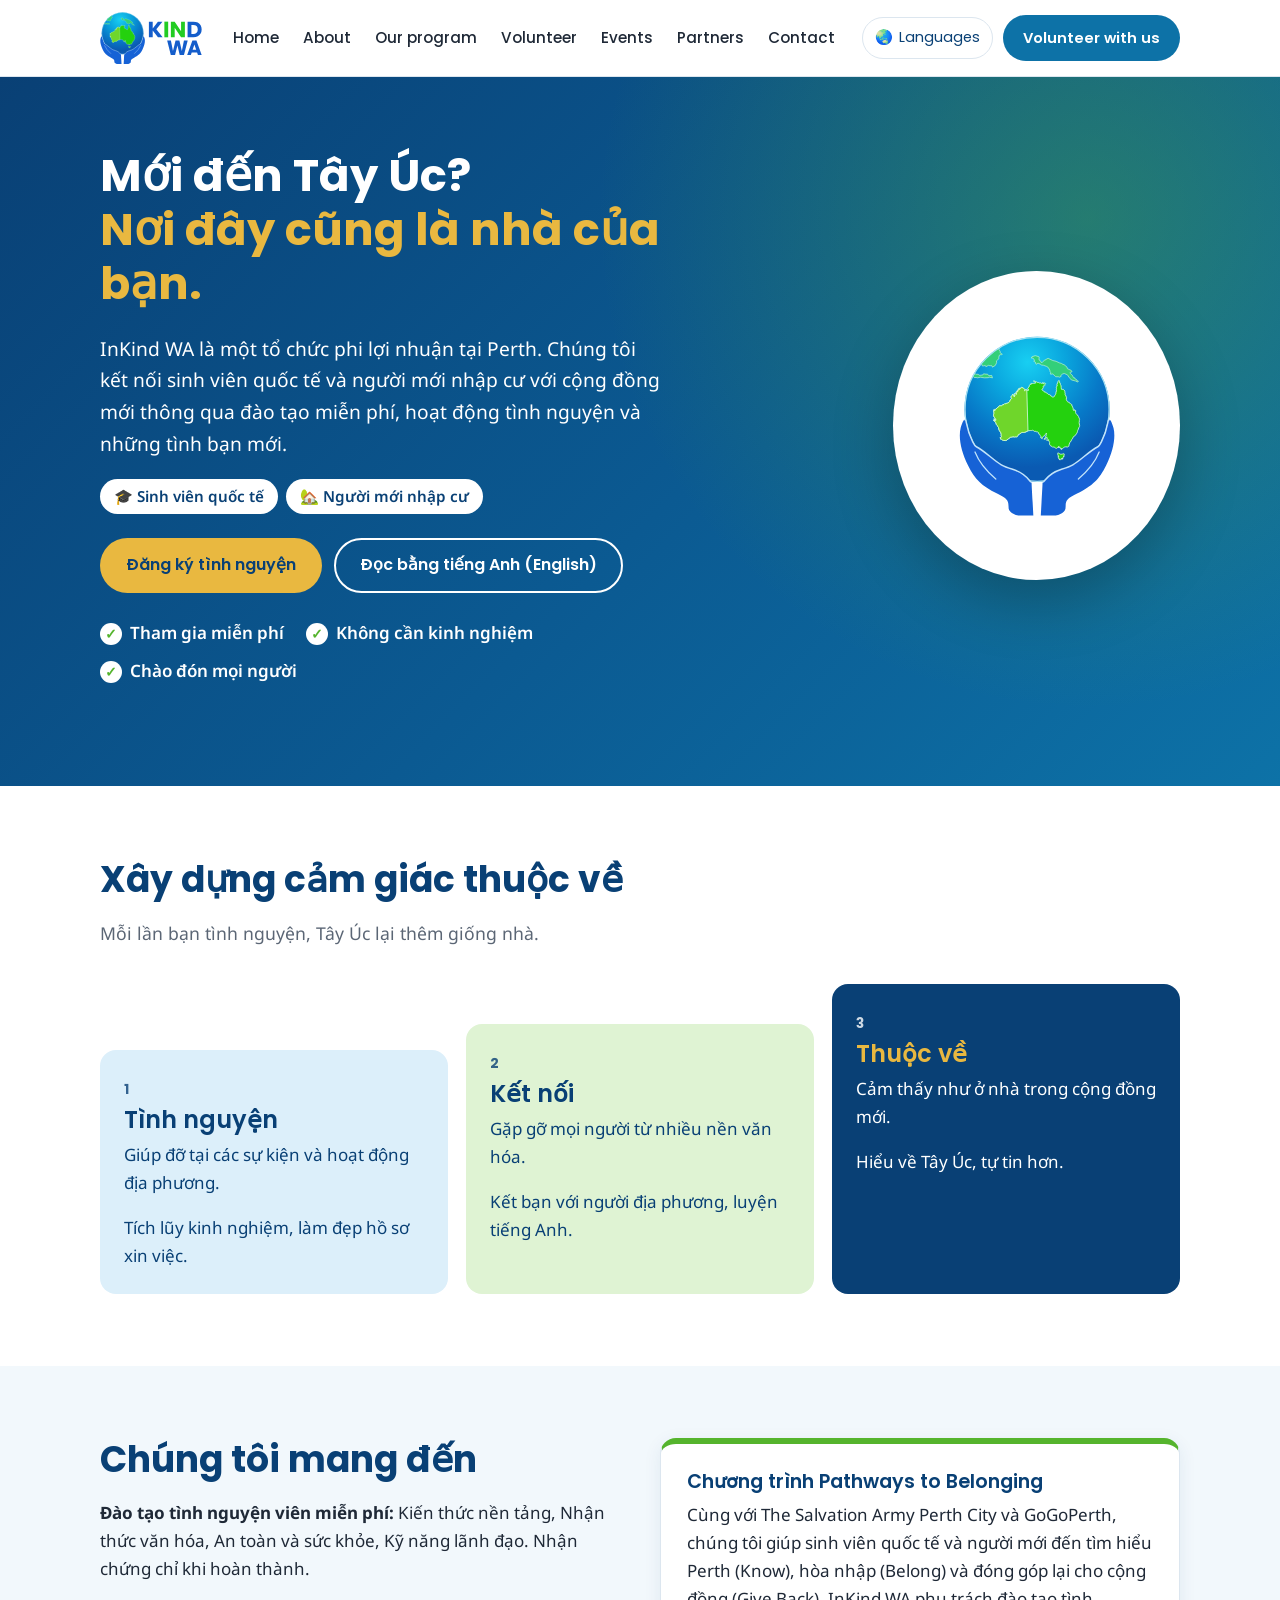
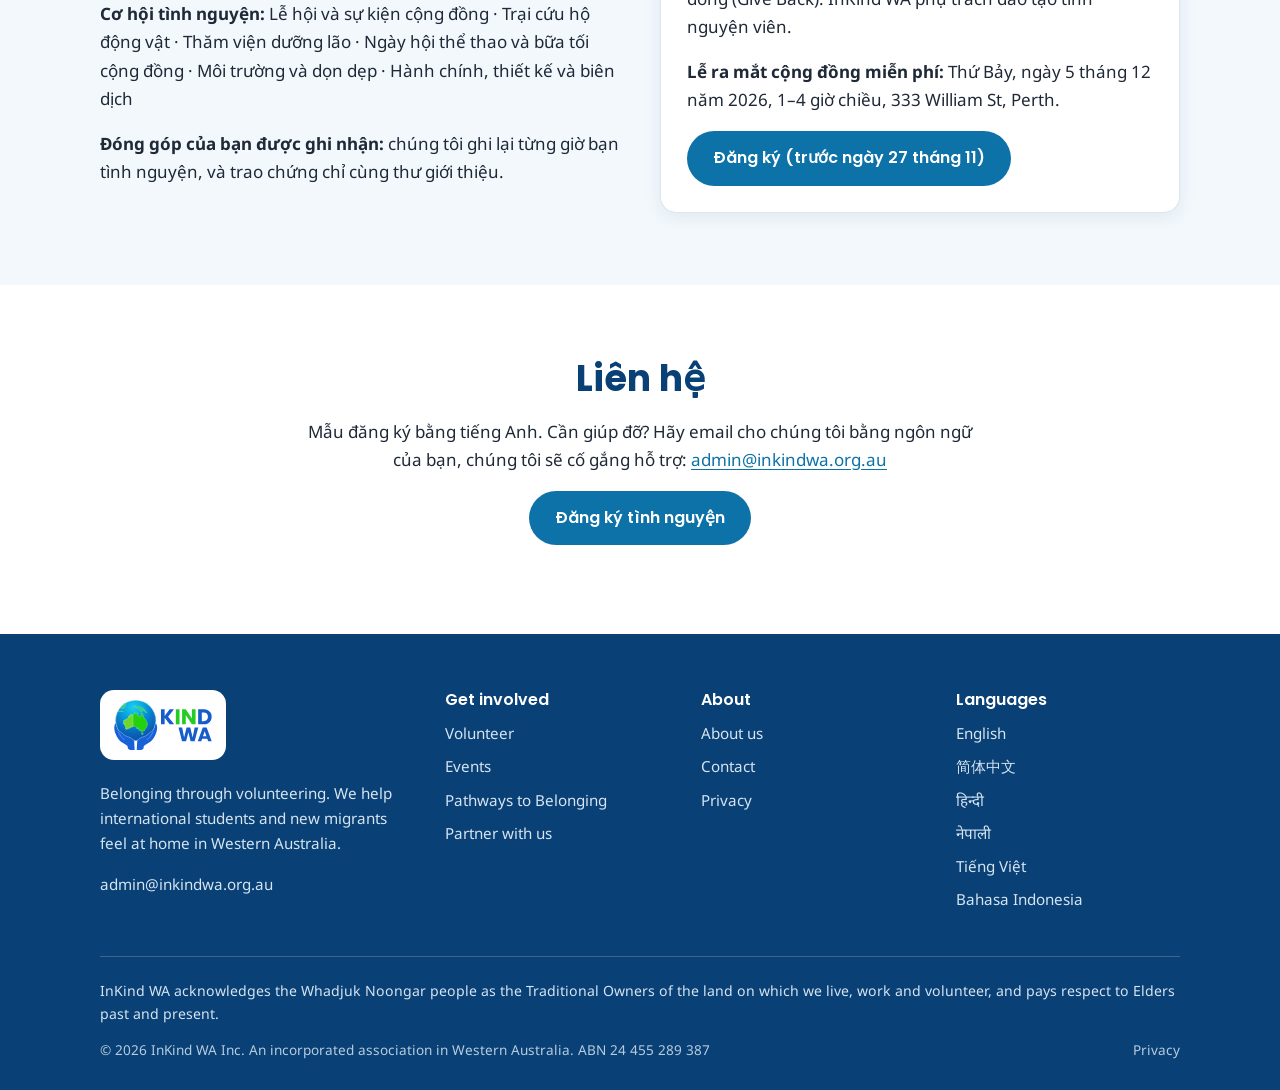
<file: vi.html>
<!DOCTYPE html>
<html lang="vi">
<head>
  <meta charset="utf-8">
  <meta name="viewport" content="width=device-width, initial-scale=1">
  <title>Chào mừng | Tiếng Việt | InKind WA</title>
  <meta name="description" content="InKind WA: kết nối sinh viên quốc tế và người mới nhập cư với cộng đồng Tây Úc qua đào tạo miễn phí và hoạt động tình nguyện.">
  <link rel="canonical" href="https://inkindwa.org.au/vi.html">
  <meta property="og:type" content="website">
  <meta property="og:site_name" content="InKind WA">
  <meta property="og:title" content="Chào mừng | Tiếng Việt | InKind WA">
  <meta property="og:description" content="InKind WA: kết nối sinh viên quốc tế và người mới nhập cư với cộng đồng Tây Úc qua đào tạo miễn phí và hoạt động tình nguyện.">
  <meta property="og:url" content="https://inkindwa.org.au/vi.html">
  <meta property="og:image" content="https://inkindwa.org.au/assets/img/og-image.png">
  <meta name="twitter:card" content="summary_large_image">
  <meta name="theme-color" content="#094075">
  <link rel="icon" href="assets/img/icon.svg" type="image/svg+xml">
  <link rel="icon" href="assets/img/favicon-32.png" sizes="32x32" type="image/png">
  <link rel="apple-touch-icon" href="assets/img/apple-touch-icon.png">
  <link rel="preconnect" href="https://fonts.googleapis.com">
  <link rel="preconnect" href="https://fonts.gstatic.com" crossorigin>
  <link rel="stylesheet" href="https://fonts.googleapis.com/css2?family=Noto+Sans:wght@400;600&family=Poppins:wght@500;600;700&display=swap">
  <link rel="stylesheet" href="assets/css/style.css?v=20261115">
  <script>document.documentElement.className += ' js';</script>
</head>
<body>
<a class="skip-link" href="#main">Skip to content</a>
<header class="site-header">
  <div class="container header-inner">
    <a class="brand" href="index.html" aria-label="InKind WA home">
      <img src="assets/img/logo.svg" alt="InKind WA" width="104" height="53">
    </a>
    <nav class="main-nav" id="main-nav" aria-label="Main">
      <ul>
        <li><a href="index.html">Home</a></li>
        <li><a href="about.html">About</a></li>
        <li><a href="pathways-to-belonging.html">Our program</a></li>
        <li><a href="volunteer.html">Volunteer</a></li>
        <li><a href="events.html">Events</a></li>
        <li><a href="partners.html">Partners</a></li>
        <li><a href="contact.html">Contact</a></li>
        <li class="nav-cta-item"><a class="nav-cta" href="volunteer.html#sign-up">Volunteer with us</a></li>
      </ul>
    </nav>
    <div class="header-actions">
      <details class="lang-menu">
        <summary aria-label="Other languages"><span aria-hidden="true">🌏</span> <span class="lang-label">Languages</span></summary>
        <ul>
          <li><a href="index.html" lang="en">English</a></li>
          <li><a href="zh.html" lang="zh-Hans">简体中文 <small>Chinese</small></a></li>
          <li><a href="hi.html" lang="hi">हिन्दी <small>Hindi</small></a></li>
          <li><a href="ne.html" lang="ne">नेपाली <small>Nepali</small></a></li>
          <li><a href="vi.html" lang="vi">Tiếng Việt <small>Vietnamese</small></a></li>
          <li><a href="id.html" lang="id">Bahasa Indonesia <small>Indonesian</small></a></li>
        </ul>
      </details>
      <a class="btn btn-volunteer" href="volunteer.html#sign-up">Volunteer with us</a>
      <button class="menu-toggle" type="button" aria-expanded="false" aria-controls="main-nav">☰ Menu</button>
    </div>
  </div>
</header>
<main id="main">

<div class="lang-page" lang="vi">
<section class="hero">
  <div class="container hero-grid">
    <div>
      <h1>Mới đến Tây Úc?<br><span class="accent">Nơi đây cũng là nhà của bạn.</span></h1>
      <p class="hero-lead">InKind WA là một tổ chức phi lợi nhuận tại Perth. Chúng tôi kết nối sinh viên quốc tế và người mới nhập cư với cộng đồng mới thông qua đào tạo miễn phí, hoạt động tình nguyện và những tình bạn mới.</p>
      <p class="audience"><span class="pill">🎓 Sinh viên quốc tế</span> <span class="pill">🏡 Người mới nhập cư</span></p>
      <div class="btn-row">
        <a class="btn btn-gold" href="volunteer.html#sign-up">Đăng ký tình nguyện</a>
        <a class="btn btn-white-outline" href="index.html" lang="en">Đọc bằng tiếng Anh (English)</a>
      </div>
      <ul class="ticks"><li>Tham gia miễn phí</li><li>Không cần kinh nghiệm</li><li>Chào đón mọi người</li></ul>
    </div>
    <div class="hero-art"><img src="assets/img/icon.svg" alt="" width="160" height="182"></div>
  </div>
</section>

<section class="section">
  <div class="container">
    <div class="section-head"><h2>Xây dựng cảm giác thuộc về</h2><p>Mỗi lần bạn tình nguyện, Tây Úc lại thêm giống nhà.</p></div>
    <div class="steps-rise">
      <div class="step-rise step-1">
        <span class="num">1</span>
        <h3>Tình nguyện</h3>
        <p>Giúp đỡ tại các sự kiện và hoạt động địa phương.</p>
        <p class="mb-0">Tích lũy kinh nghiệm, làm đẹp hồ sơ xin việc.</p>
      </div>
      <div class="step-rise step-2">
        <span class="num">2</span>
        <h3>Kết nối</h3>
        <p>Gặp gỡ mọi người từ nhiều nền văn hóa.</p>
        <p class="mb-0">Kết bạn với người địa phương, luyện tiếng Anh.</p>
      </div>
      <div class="step-rise step-3">
        <span class="num">3</span>
        <h3>Thuộc về</h3>
        <p>Cảm thấy như ở nhà trong cộng đồng mới.</p>
        <p class="mb-0">Hiểu về Tây Úc, tự tin hơn.</p>
      </div>
    </div>
  </div>
</section>

<section class="section section-sky">
  <div class="container two-col">
    <div>
      <h2>Chúng tôi mang đến</h2>
      <p><strong>Đào tạo tình nguyện viên miễn phí:</strong> Kiến thức nền tảng, Nhận thức văn hóa, An toàn và sức khỏe, Kỹ năng lãnh đạo. Nhận chứng chỉ khi hoàn thành.</p>
      <p><strong>Cơ hội tình nguyện:</strong> Lễ hội và sự kiện cộng đồng · Trại cứu hộ động vật · Thăm viện dưỡng lão · Ngày hội thể thao và bữa tối cộng đồng · Môi trường và dọn dẹp · Hành chính, thiết kế và biên dịch</p>
      <p><strong>Đóng góp của bạn được ghi nhận:</strong> chúng tôi ghi lại từng giờ bạn tình nguyện, và trao chứng chỉ cùng thư giới thiệu.</p>
    </div>
    <div>
      <div class="card card-top-green">
        <h3>Chương trình Pathways to Belonging</h3>
        <p>Cùng với The Salvation Army Perth City và GoGoPerth, chúng tôi giúp sinh viên quốc tế và người mới đến tìm hiểu Perth (Know), hòa nhập (Belong) và đóng góp lại cho cộng đồng (Give Back). InKind WA phụ trách đào tạo tình nguyện viên.</p>
        <div data-ends="2026-12-05">
          <p><strong>Lễ ra mắt cộng đồng miễn phí:</strong> Thứ Bảy, ngày 5 tháng 12 năm 2026, 1–4 giờ chiều, 333 William St, Perth.</p>
          <p class="mb-0"><a class="btn" href="https://forms.cloud.microsoft/r/vw3R8HUWT3" target="_blank" rel="noopener">Đăng ký (trước ngày 27 tháng 11)</a></p>
        </div>
      </div>
    </div>
  </div>
</section>

<section class="section">
  <div class="container center" style="max-width:720px">
    <h2>Liên hệ</h2>
    <p>Mẫu đăng ký bằng tiếng Anh. Cần giúp đỡ? Hãy email cho chúng tôi bằng ngôn ngữ của bạn, chúng tôi sẽ cố gắng hỗ trợ: <a href="mailto:admin@inkindwa.org.au" lang="en">admin@inkindwa.org.au</a></p>
    <p><a class="btn" href="volunteer.html#sign-up">Đăng ký tình nguyện</a></p>
  </div>
</section>
</div>
</main>
<footer class="site-footer">
  <div class="container">
    <div class="footer-grid">
      <div>
        <a class="footer-logo" href="index.html"><img src="assets/img/logo.svg" alt="InKind WA" width="98" height="50"></a>
        <p>Belonging through volunteering. We help international students and new migrants feel at home in Western Australia.</p>
        <p><a href="mailto:admin@inkindwa.org.au">admin@inkindwa.org.au</a></p>
        <!-- SOCIAL LINKS: remove the comment markers around the next line once the accounts are live
        <p><a href="https://www.facebook.com/inkindwa">Facebook</a> · <a href="https://www.instagram.com/inkindwa">Instagram</a></p>
        -->
      </div>
      <div>
        <h3>Get involved</h3>
        <ul>
          <li><a href="volunteer.html">Volunteer</a></li>
          <li><a href="events.html">Events</a></li>
          <li><a href="pathways-to-belonging.html">Pathways to Belonging</a></li>
          <li><a href="partners.html">Partner with us</a></li>
        </ul>
      </div>
      <div>
        <h3>About</h3>
        <ul>
          <li><a href="about.html">About us</a></li>
          <li><a href="contact.html">Contact</a></li>
          <li><a href="privacy.html">Privacy</a></li>
        </ul>
      </div>
      <div>
        <h3>Languages</h3>
        <ul>
          <li><a href="index.html">English</a></li>
          <li><a href="zh.html">简体中文</a></li>
          <li><a href="hi.html">हिन्दी</a></li>
          <li><a href="ne.html">नेपाली</a></li>
          <li><a href="vi.html">Tiếng Việt</a></li>
          <li><a href="id.html">Bahasa Indonesia</a></li>
        </ul>
      </div>
    </div>
    <p class="acknowledgement">InKind WA acknowledges the Whadjuk Noongar people as the Traditional Owners of the land on which we live, work and volunteer, and pays respect to Elders past and present.</p>
    <div class="legal">
      <span>© <span class="year">2026</span> InKind WA Inc. An incorporated association in Western Australia. ABN 24 455 289 387</span>
      <span><a href="privacy.html">Privacy</a></span>
    </div>
  </div>
</footer>
<script src="assets/js/main.js?v=20261115" defer></script>
</body>
</html>
</file>
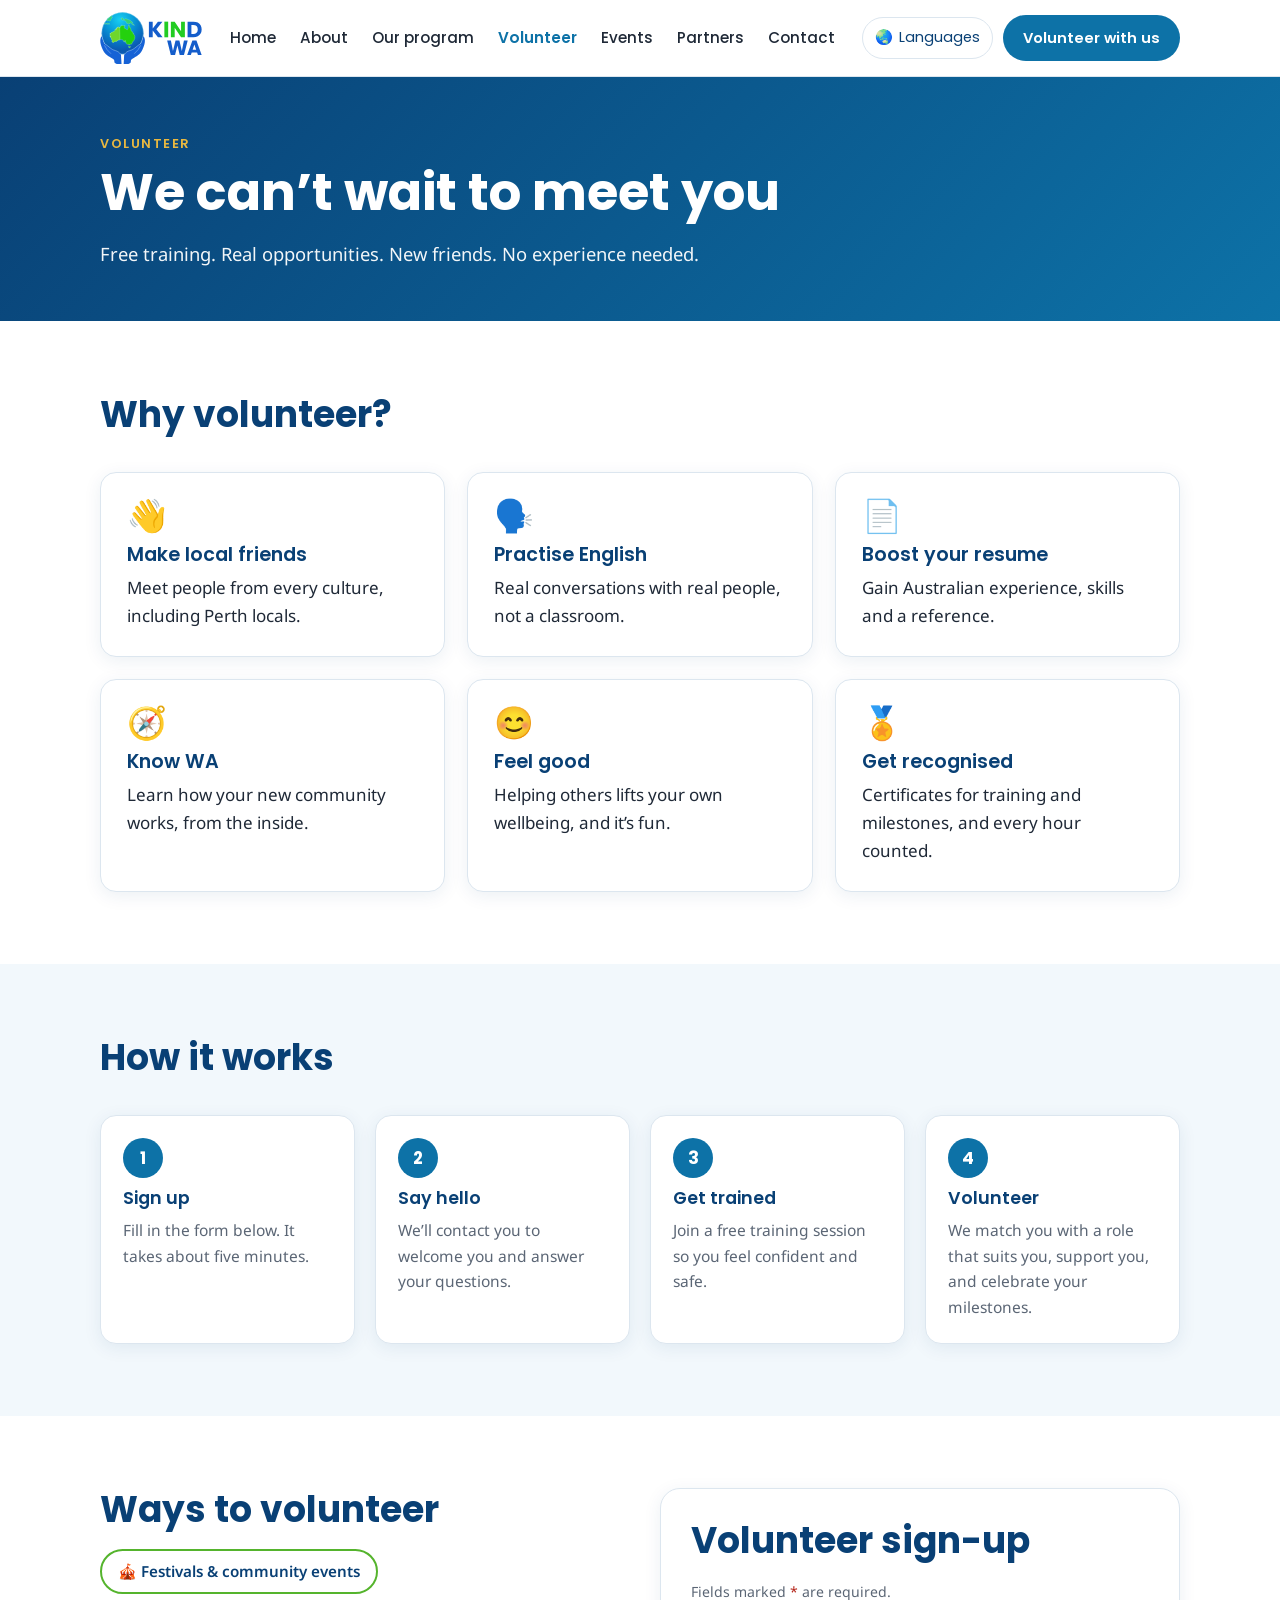
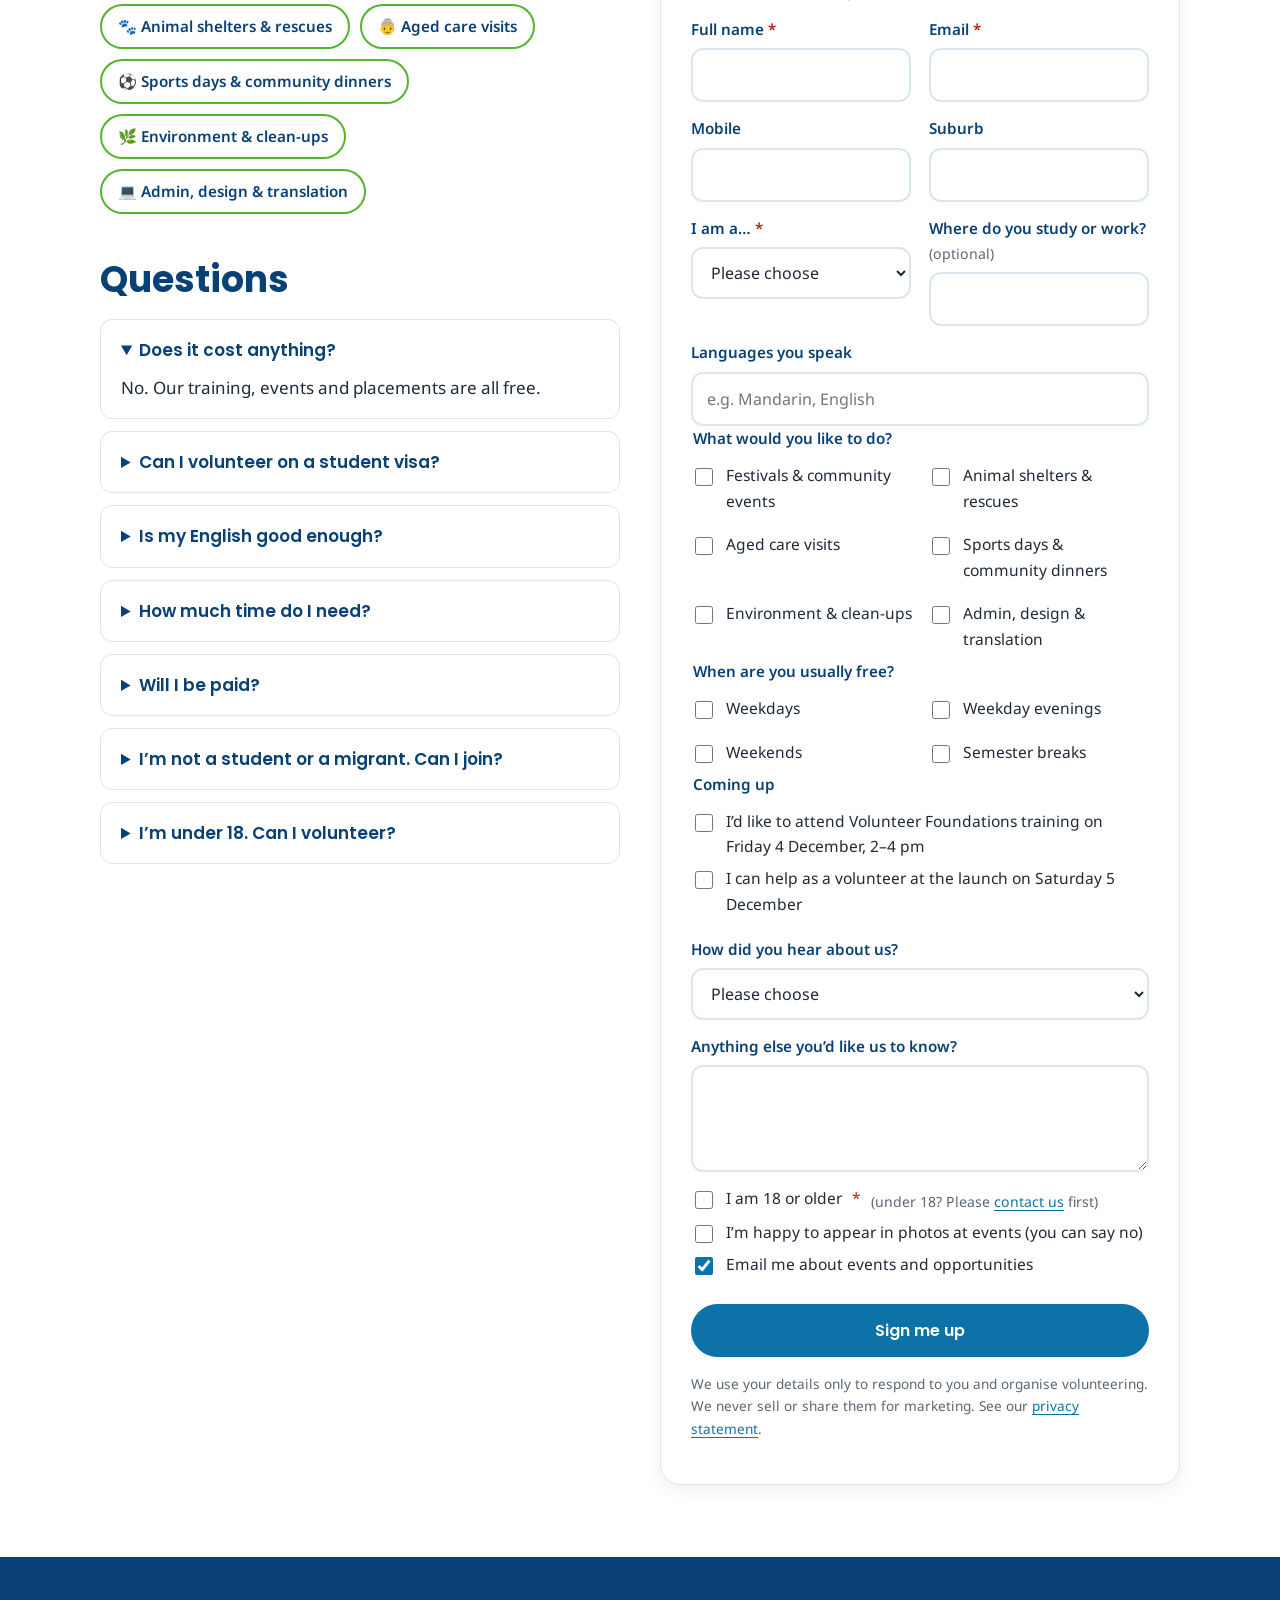
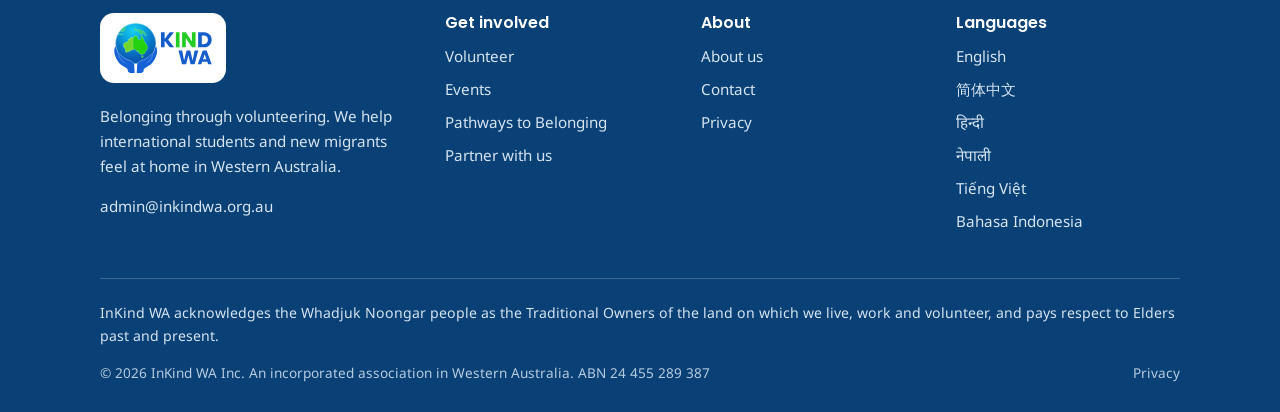
<file: volunteer.html>
<!DOCTYPE html>
<html lang="en">
<head>
  <meta charset="utf-8">
  <meta name="viewport" content="width=device-width, initial-scale=1">
  <title>Volunteer | InKind WA</title>
  <meta name="description" content="Volunteer with InKind WA: free training, real opportunities and new friends. No experience needed.">
  <link rel="canonical" href="https://inkindwa.org.au/volunteer.html">
  <meta property="og:type" content="website">
  <meta property="og:site_name" content="InKind WA">
  <meta property="og:title" content="Volunteer | InKind WA">
  <meta property="og:description" content="Volunteer with InKind WA: free training, real opportunities and new friends. No experience needed.">
  <meta property="og:url" content="https://inkindwa.org.au/volunteer.html">
  <meta property="og:image" content="https://inkindwa.org.au/assets/img/og-image.png">
  <meta name="twitter:card" content="summary_large_image">
  <meta name="theme-color" content="#094075">
  <link rel="icon" href="assets/img/icon.svg" type="image/svg+xml">
  <link rel="icon" href="assets/img/favicon-32.png" sizes="32x32" type="image/png">
  <link rel="apple-touch-icon" href="assets/img/apple-touch-icon.png">
  <link rel="preconnect" href="https://fonts.googleapis.com">
  <link rel="preconnect" href="https://fonts.gstatic.com" crossorigin>
  <link rel="stylesheet" href="https://fonts.googleapis.com/css2?family=Noto+Sans:wght@400;600&family=Poppins:wght@500;600;700&display=swap">
  <link rel="stylesheet" href="assets/css/style.css?v=20261115">
  <script>document.documentElement.className += ' js';</script>
</head>
<body>
<a class="skip-link" href="#main">Skip to content</a>
<header class="site-header">
  <div class="container header-inner">
    <a class="brand" href="index.html" aria-label="InKind WA home">
      <img src="assets/img/logo.svg" alt="InKind WA" width="104" height="53">
    </a>
    <nav class="main-nav" id="main-nav" aria-label="Main">
      <ul>
        <li><a href="index.html">Home</a></li>
        <li><a href="about.html">About</a></li>
        <li><a href="pathways-to-belonging.html">Our program</a></li>
        <li><a href="volunteer.html" aria-current="page">Volunteer</a></li>
        <li><a href="events.html">Events</a></li>
        <li><a href="partners.html">Partners</a></li>
        <li><a href="contact.html">Contact</a></li>
        <li class="nav-cta-item"><a class="nav-cta" href="volunteer.html#sign-up">Volunteer with us</a></li>
      </ul>
    </nav>
    <div class="header-actions">
      <details class="lang-menu">
        <summary aria-label="Other languages"><span aria-hidden="true">🌏</span> <span class="lang-label">Languages</span></summary>
        <ul>
          <li><a href="index.html" lang="en">English</a></li>
          <li><a href="zh.html" lang="zh-Hans">简体中文 <small>Chinese</small></a></li>
          <li><a href="hi.html" lang="hi">हिन्दी <small>Hindi</small></a></li>
          <li><a href="ne.html" lang="ne">नेपाली <small>Nepali</small></a></li>
          <li><a href="vi.html" lang="vi">Tiếng Việt <small>Vietnamese</small></a></li>
          <li><a href="id.html" lang="id">Bahasa Indonesia <small>Indonesian</small></a></li>
        </ul>
      </details>
      <a class="btn btn-volunteer" href="volunteer.html#sign-up">Volunteer with us</a>
      <button class="menu-toggle" type="button" aria-expanded="false" aria-controls="main-nav">☰ Menu</button>
    </div>
  </div>
</header>
<main id="main">

<section class="page-hero">
  <div class="container">
    <span class="eyebrow">Volunteer</span>
    <h1>We can’t wait to meet you</h1>
    <p>Free training. Real opportunities. New friends. No experience needed.</p>
  </div>
</section>

<section class="section">
  <div class="container">
    <div class="section-head"><h2>Why volunteer?</h2></div>
    <div class="grid grid-3">
      <div class="card"><span class="icon" aria-hidden="true">👋</span><h3>Make local friends</h3><p>Meet people from every culture, including Perth locals.</p></div>
      <div class="card"><span class="icon" aria-hidden="true">🗣️</span><h3>Practise English</h3><p>Real conversations with real people, not a classroom.</p></div>
      <div class="card"><span class="icon" aria-hidden="true">📄</span><h3>Boost your resume</h3><p>Gain Australian experience, skills and a reference.</p></div>
      <div class="card"><span class="icon" aria-hidden="true">🧭</span><h3>Know WA</h3><p>Learn how your new community works, from the inside.</p></div>
      <div class="card"><span class="icon" aria-hidden="true">😊</span><h3>Feel good</h3><p>Helping others lifts your own wellbeing, and it’s fun.</p></div>
      <div class="card"><span class="icon" aria-hidden="true">🏅</span><h3>Get recognised</h3><p>Certificates for training and milestones, and every hour counted.</p></div>
    </div>
  </div>
</section>

<section class="section section-sky">
  <div class="container">
    <div class="section-head"><h2>How it works</h2></div>
    <ol class="steps">
      <li><h3>Sign up</h3><p>Fill in the form below. It takes about five minutes.</p></li>
      <li><h3>Say hello</h3><p>We’ll contact you to welcome you and answer your questions.</p></li>
      <li><h3>Get trained</h3><p>Join a free training session so you feel confident and safe.</p></li>
      <li><h3>Volunteer</h3><p>We match you with a role that suits you, support you, and celebrate your milestones.</p></li>
    </ol>
  </div>
</section>

<section class="section">
  <div class="container two-col">
    <div>
      <h2>Ways to volunteer</h2>
      <ul class="chips">
          <li>🎪 Festivals &amp; community events</li>
          <li>🐾 Animal shelters &amp; rescues</li>
          <li>👵 Aged care visits</li>
          <li>⚽ Sports days &amp; community dinners</li>
          <li>🌿 Environment &amp; clean-ups</li>
          <li>💻 Admin, design &amp; translation</li>
        </ul>
      <h2 style="margin-top:44px">Questions</h2>
      <div class="faq">
        <details open><summary>Does it cost anything?</summary><p>No. Our training, events and placements are all free.</p></details>
        <details><summary>Can I volunteer on a student visa?</summary><p>Usually, yes. Volunteering is generally allowed on a student visa when the role is unpaid, is with a not-for-profit organisation, and is not a job that would otherwise be paid. All our placements meet these conditions. Check the current rules for your own visa on the <a href="https://immi.homeaffairs.gov.au" target="_blank" rel="noopener">Department of Home Affairs website</a>.</p></details>
        <details><summary>Is my English good enough?</summary><p>Yes. Many roles need more smiles than words, and volunteering is one of the best ways to practise.</p></details>
        <details><summary>How much time do I need?</summary><p>As little as one event. There’s no minimum. Study and work come first, and we plan around exam periods.</p></details>
        <details><summary>Will I be paid?</summary><p>No. Volunteering is unpaid. You gain training, experience, friends and a certificate, and we record every hour you contribute.</p></details>
        <details><summary>I’m not a student or a migrant. Can I join?</summary><p>Yes, please do! Local volunteers help newcomers feel welcome, and everyone is welcome at our events.</p></details>
        <details><summary>I’m under 18. Can I volunteer?</summary><p>Please <a href="contact.html">contact us</a> first. Some roles may be possible with a parent or guardian’s consent.</p></details>
      </div>
    </div>
    <div id="sign-up">
      
<form class="form-card" name="volunteer" method="POST" action="https://formsubmit.co/admin@inkindwa.org.au">
  <input type="hidden" name="_subject" value="New volunteer sign-up - InKind WA website">
  <input type="hidden" name="_next" value="https://inkindwa.org.au/thank-you.html">
  <input type="hidden" name="_template" value="table">
  <input type="hidden" name="form" value="volunteer">
  <p class="hidden-field"><label>Leave this empty: <input type="text" name="_honey" tabindex="-1" autocomplete="off"></label></p>
  <h2 class="mt-0">Volunteer sign-up</h2>
  <p class="hint">Fields marked <span class="req">*</span> are required.</p>
  <div class="form-grid">
    <div><label for="v-name">Full name <span class="req">*</span></label><input id="v-name" type="text" name="name" autocomplete="name" required></div>
    <div><label for="v-email">Email <span class="req">*</span></label><input id="v-email" type="email" name="email" autocomplete="email" required></div>
    <div><label for="v-phone">Mobile</label><input id="v-phone" type="tel" name="phone" autocomplete="tel"></div>
    <div><label for="v-suburb">Suburb</label><input id="v-suburb" type="text" name="suburb" autocomplete="address-level2"></div>
    <div>
      <label for="v-iam">I am a… <span class="req">*</span></label>
      <select id="v-iam" name="i-am" required>
        <option value="">Please choose</option>
        <option>International student</option>
        <option>New migrant</option>
        <option>Local resident</option>
        <option>Other</option>
      </select>
    </div>
    <div><label for="v-inst">Where do you study or work? <span class="hint">(optional)</span></label><input id="v-inst" type="text" name="institution"></div>
    <div class="full"><label for="v-lang">Languages you speak</label><input id="v-lang" type="text" name="languages" placeholder="e.g. Mandarin, English"></div>
    <fieldset class="full">
      <legend>What would you like to do?</legend>
      <div class="checks">
        <label class="check"><input type="checkbox" name="Interest - Festivals and community events" value="Yes"> Festivals &amp; community events</label>
        <label class="check"><input type="checkbox" name="Interest - Animal shelters and rescues" value="Yes"> Animal shelters &amp; rescues</label>
        <label class="check"><input type="checkbox" name="Interest - Aged care visits" value="Yes"> Aged care visits</label>
        <label class="check"><input type="checkbox" name="Interest - Sports days and community dinners" value="Yes"> Sports days &amp; community dinners</label>
        <label class="check"><input type="checkbox" name="Interest - Environment and clean-ups" value="Yes"> Environment &amp; clean-ups</label>
        <label class="check"><input type="checkbox" name="Interest - Admin, design and translation" value="Yes"> Admin, design &amp; translation</label>
      </div>
    </fieldset>
    <fieldset class="full">
      <legend>When are you usually free?</legend>
      <div class="checks">
        <label class="check"><input type="checkbox" name="Available - Weekdays" value="Yes"> Weekdays</label>
        <label class="check"><input type="checkbox" name="Available - Weekday evenings" value="Yes"> Weekday evenings</label>
        <label class="check"><input type="checkbox" name="Available - Weekends" value="Yes"> Weekends</label>
        <label class="check"><input type="checkbox" name="Available - Semester breaks" value="Yes"> Semester breaks</label>
      </div>
    </fieldset>
    <fieldset class="full" data-ends="2026-12-05">
      <legend>Coming up</legend>
      <label class="check" data-ends="2026-12-04"><input type="checkbox" name="training-4-dec" value="Yes"> I’d like to attend Volunteer Foundations training on Friday 4 December, 2–4 pm</label>
      <label class="check"><input type="checkbox" name="launch-volunteer-5-dec" value="Yes"> I can help as a volunteer at the launch on Saturday 5 December</label>
    </fieldset>
    <div class="full">
      <label for="v-heard">How did you hear about us?</label>
      <select id="v-heard" name="heard-about-us">
        <option value="">Please choose</option>
        <option>Friend or classmate</option>
        <option>University, college or school</option>
        <option>Flyer or poster</option>
        <option>Facebook or Instagram</option>
        <option>WeChat or RedNote</option>
        <option>Event</option>
        <option>Other</option>
      </select>
    </div>
    <div class="full"><label for="v-msg">Anything else you’d like us to know?</label><textarea id="v-msg" name="message" rows="3"></textarea></div>
    <div class="full">
      <label class="check"><input type="checkbox" name="age-18-plus" value="Yes" required> I am 18 or older <span class="req">*</span> <span class="hint">(under 18? Please <a href="contact.html">contact us</a> first)</span></label>
      <label class="check"><input type="checkbox" name="photo-consent" value="Yes"> I’m happy to appear in photos at events (you can say no)</label>
      <label class="check"><input type="checkbox" name="keep-me-updated" value="Yes" checked> Email me about events and opportunities</label>
    </div>
  </div>
  <button class="btn" type="submit">Sign me up</button>
  <p class="form-note">We use your details only to respond to you and organise volunteering. We never sell or share them for marketing. See our <a href="privacy.html">privacy statement</a>.</p>
</form>
    </div>
  </div>
</section>
</main>
<footer class="site-footer">
  <div class="container">
    <div class="footer-grid">
      <div>
        <a class="footer-logo" href="index.html"><img src="assets/img/logo.svg" alt="InKind WA" width="98" height="50"></a>
        <p>Belonging through volunteering. We help international students and new migrants feel at home in Western Australia.</p>
        <p><a href="mailto:admin@inkindwa.org.au">admin@inkindwa.org.au</a></p>
        <!-- SOCIAL LINKS: remove the comment markers around the next line once the accounts are live
        <p><a href="https://www.facebook.com/inkindwa">Facebook</a> · <a href="https://www.instagram.com/inkindwa">Instagram</a></p>
        -->
      </div>
      <div>
        <h3>Get involved</h3>
        <ul>
          <li><a href="volunteer.html">Volunteer</a></li>
          <li><a href="events.html">Events</a></li>
          <li><a href="pathways-to-belonging.html">Pathways to Belonging</a></li>
          <li><a href="partners.html">Partner with us</a></li>
        </ul>
      </div>
      <div>
        <h3>About</h3>
        <ul>
          <li><a href="about.html">About us</a></li>
          <li><a href="contact.html">Contact</a></li>
          <li><a href="privacy.html">Privacy</a></li>
        </ul>
      </div>
      <div>
        <h3>Languages</h3>
        <ul>
          <li><a href="index.html">English</a></li>
          <li><a href="zh.html">简体中文</a></li>
          <li><a href="hi.html">हिन्दी</a></li>
          <li><a href="ne.html">नेपाली</a></li>
          <li><a href="vi.html">Tiếng Việt</a></li>
          <li><a href="id.html">Bahasa Indonesia</a></li>
        </ul>
      </div>
    </div>
    <p class="acknowledgement">InKind WA acknowledges the Whadjuk Noongar people as the Traditional Owners of the land on which we live, work and volunteer, and pays respect to Elders past and present.</p>
    <div class="legal">
      <span>© <span class="year">2026</span> InKind WA Inc. An incorporated association in Western Australia. ABN 24 455 289 387</span>
      <span><a href="privacy.html">Privacy</a></span>
    </div>
  </div>
</footer>
<script src="assets/js/main.js?v=20261115" defer></script>
</body>
</html>
</file>
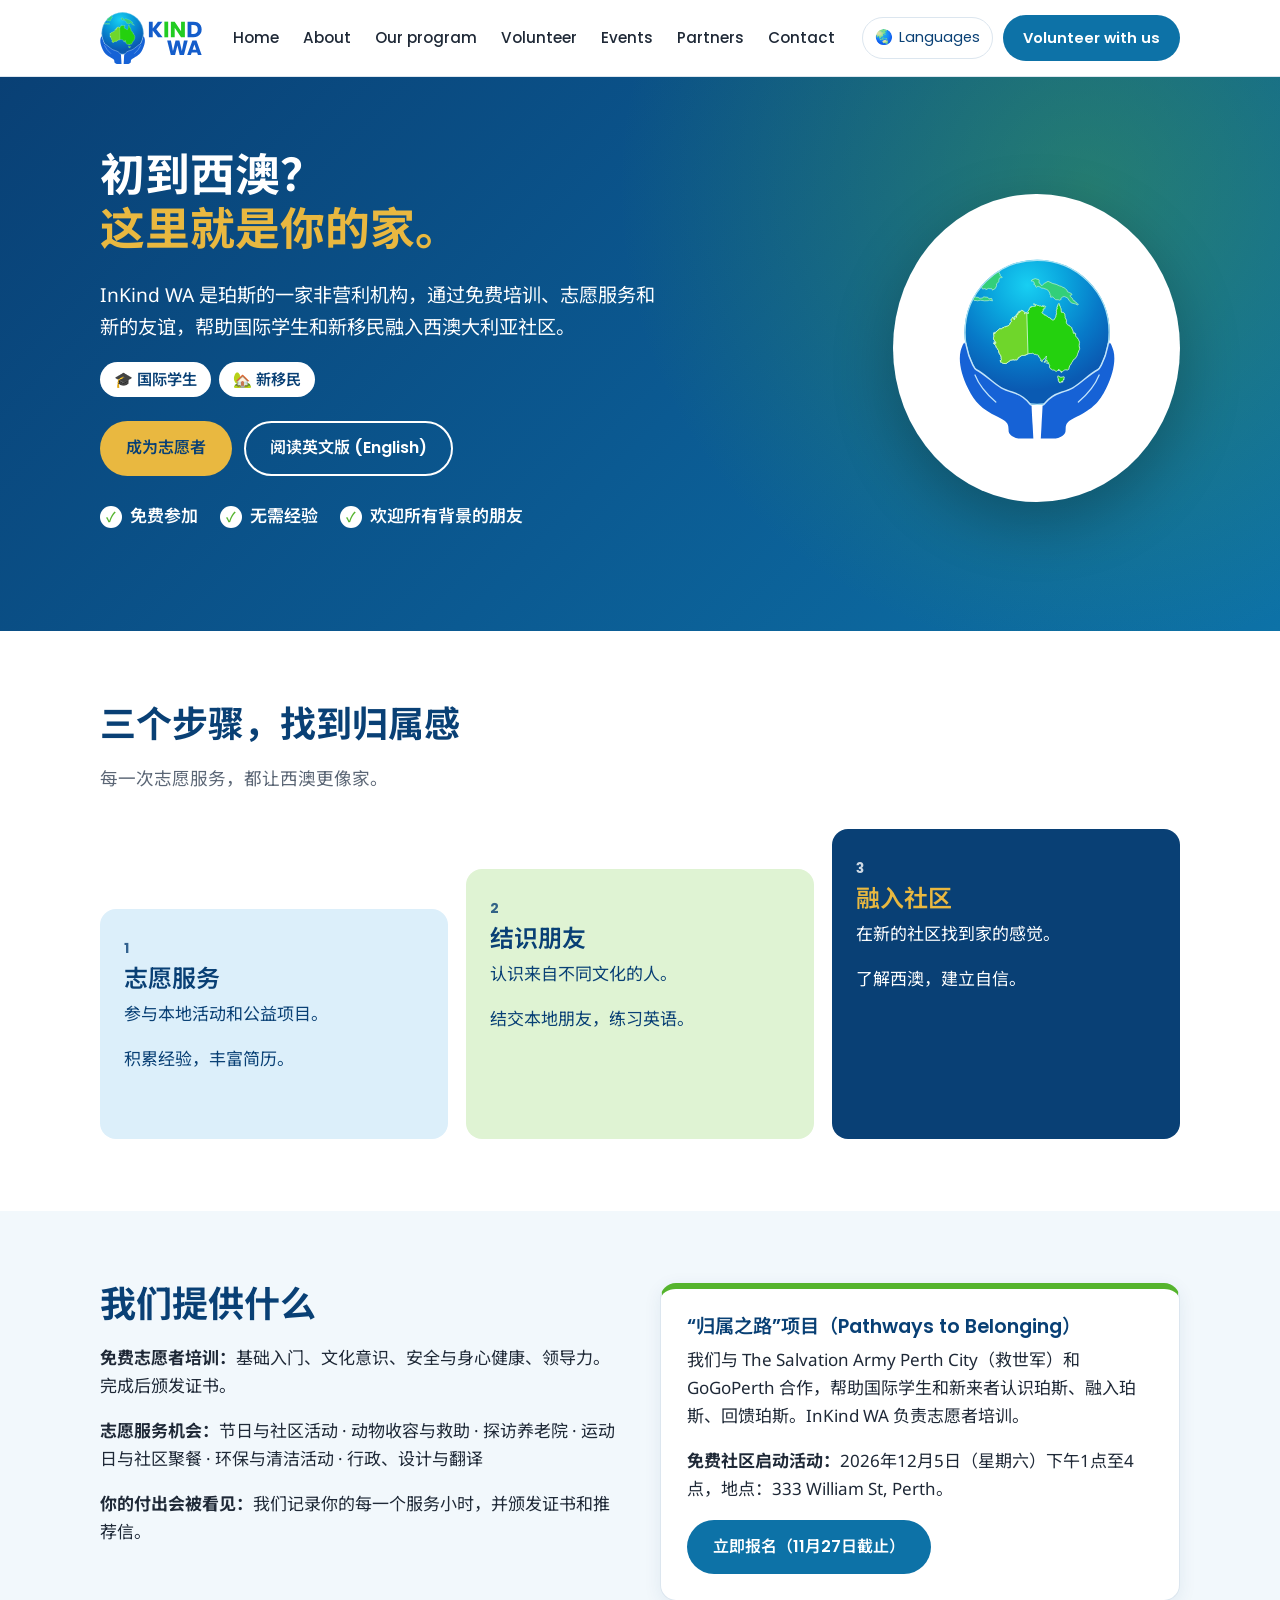
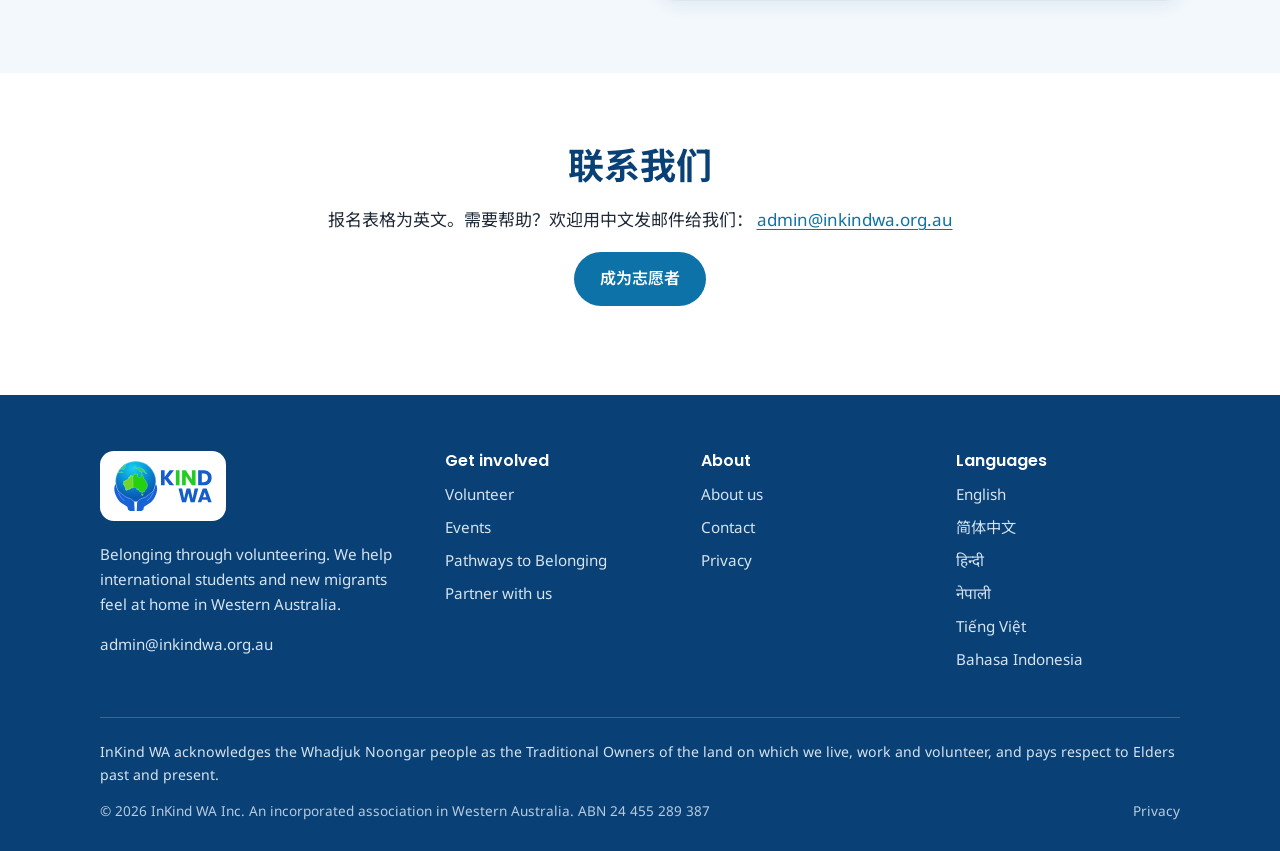
<file: zh.html>
<!DOCTYPE html>
<html lang="zh-Hans">
<head>
  <meta charset="utf-8">
  <meta name="viewport" content="width=device-width, initial-scale=1">
  <title>欢迎 | 简体中文 | InKind WA</title>
  <meta name="description" content="InKind WA：通过免费培训和志愿服务，帮助国际学生和新移民融入西澳大利亚社区。">
  <link rel="canonical" href="https://inkindwa.org.au/zh.html">
  <meta property="og:type" content="website">
  <meta property="og:site_name" content="InKind WA">
  <meta property="og:title" content="欢迎 | 简体中文 | InKind WA">
  <meta property="og:description" content="InKind WA：通过免费培训和志愿服务，帮助国际学生和新移民融入西澳大利亚社区。">
  <meta property="og:url" content="https://inkindwa.org.au/zh.html">
  <meta property="og:image" content="https://inkindwa.org.au/assets/img/og-image.png">
  <meta name="twitter:card" content="summary_large_image">
  <meta name="theme-color" content="#094075">
  <link rel="icon" href="assets/img/icon.svg" type="image/svg+xml">
  <link rel="icon" href="assets/img/favicon-32.png" sizes="32x32" type="image/png">
  <link rel="apple-touch-icon" href="assets/img/apple-touch-icon.png">
  <link rel="preconnect" href="https://fonts.googleapis.com">
  <link rel="preconnect" href="https://fonts.gstatic.com" crossorigin>
  <link rel="stylesheet" href="https://fonts.googleapis.com/css2?family=Noto+Sans:wght@400;600&family=Poppins:wght@500;600;700&family=Noto+Sans+SC:wght@400;700&display=swap">
  <link rel="stylesheet" href="assets/css/style.css?v=20261115">
  <script>document.documentElement.className += ' js';</script>
</head>
<body>
<a class="skip-link" href="#main">Skip to content</a>
<header class="site-header">
  <div class="container header-inner">
    <a class="brand" href="index.html" aria-label="InKind WA home">
      <img src="assets/img/logo.svg" alt="InKind WA" width="104" height="53">
    </a>
    <nav class="main-nav" id="main-nav" aria-label="Main">
      <ul>
        <li><a href="index.html">Home</a></li>
        <li><a href="about.html">About</a></li>
        <li><a href="pathways-to-belonging.html">Our program</a></li>
        <li><a href="volunteer.html">Volunteer</a></li>
        <li><a href="events.html">Events</a></li>
        <li><a href="partners.html">Partners</a></li>
        <li><a href="contact.html">Contact</a></li>
        <li class="nav-cta-item"><a class="nav-cta" href="volunteer.html#sign-up">Volunteer with us</a></li>
      </ul>
    </nav>
    <div class="header-actions">
      <details class="lang-menu">
        <summary aria-label="Other languages"><span aria-hidden="true">🌏</span> <span class="lang-label">Languages</span></summary>
        <ul>
          <li><a href="index.html" lang="en">English</a></li>
          <li><a href="zh.html" lang="zh-Hans">简体中文 <small>Chinese</small></a></li>
          <li><a href="hi.html" lang="hi">हिन्दी <small>Hindi</small></a></li>
          <li><a href="ne.html" lang="ne">नेपाली <small>Nepali</small></a></li>
          <li><a href="vi.html" lang="vi">Tiếng Việt <small>Vietnamese</small></a></li>
          <li><a href="id.html" lang="id">Bahasa Indonesia <small>Indonesian</small></a></li>
        </ul>
      </details>
      <a class="btn btn-volunteer" href="volunteer.html#sign-up">Volunteer with us</a>
      <button class="menu-toggle" type="button" aria-expanded="false" aria-controls="main-nav">☰ Menu</button>
    </div>
  </div>
</header>
<main id="main">

<div class="lang-page" lang="zh-Hans">
<section class="hero">
  <div class="container hero-grid">
    <div>
      <h1>初到西澳？<br><span class="accent">这里就是你的家。</span></h1>
      <p class="hero-lead">InKind WA 是珀斯的一家非营利机构，通过免费培训、志愿服务和新的友谊，帮助国际学生和新移民融入西澳大利亚社区。</p>
      <p class="audience"><span class="pill">🎓 国际学生</span> <span class="pill">🏡 新移民</span></p>
      <div class="btn-row">
        <a class="btn btn-gold" href="volunteer.html#sign-up">成为志愿者</a>
        <a class="btn btn-white-outline" href="index.html" lang="en">阅读英文版 (English)</a>
      </div>
      <ul class="ticks"><li>免费参加</li><li>无需经验</li><li>欢迎所有背景的朋友</li></ul>
    </div>
    <div class="hero-art"><img src="assets/img/icon.svg" alt="" width="160" height="182"></div>
  </div>
</section>

<section class="section">
  <div class="container">
    <div class="section-head"><h2>三个步骤，找到归属感</h2><p>每一次志愿服务，都让西澳更像家。</p></div>
    <div class="steps-rise">
      <div class="step-rise step-1">
        <span class="num">1</span>
        <h3>志愿服务</h3>
        <p>参与本地活动和公益项目。</p>
        <p class="mb-0">积累经验，丰富简历。</p>
      </div>
      <div class="step-rise step-2">
        <span class="num">2</span>
        <h3>结识朋友</h3>
        <p>认识来自不同文化的人。</p>
        <p class="mb-0">结交本地朋友，练习英语。</p>
      </div>
      <div class="step-rise step-3">
        <span class="num">3</span>
        <h3>融入社区</h3>
        <p>在新的社区找到家的感觉。</p>
        <p class="mb-0">了解西澳，建立自信。</p>
      </div>
    </div>
  </div>
</section>

<section class="section section-sky">
  <div class="container two-col">
    <div>
      <h2>我们提供什么</h2>
      <p><strong>免费志愿者培训：</strong>基础入门、文化意识、安全与身心健康、领导力。完成后颁发证书。</p>
      <p><strong>志愿服务机会：</strong>节日与社区活动 · 动物收容与救助 · 探访养老院 · 运动日与社区聚餐 · 环保与清洁活动 · 行政、设计与翻译</p>
      <p><strong>你的付出会被看见：</strong>我们记录你的每一个服务小时，并颁发证书和推荐信。</p>
    </div>
    <div>
      <div class="card card-top-green">
        <h3>“归属之路”项目（Pathways to Belonging）</h3>
        <p>我们与 The Salvation Army Perth City（救世军）和 GoGoPerth 合作，帮助国际学生和新来者认识珀斯、融入珀斯、回馈珀斯。InKind WA 负责志愿者培训。</p>
        <div data-ends="2026-12-05">
          <p><strong>免费社区启动活动：</strong>2026年12月5日（星期六）下午1点至4点，地点：333 William St, Perth。</p>
          <p class="mb-0"><a class="btn" href="https://forms.cloud.microsoft/r/vw3R8HUWT3" target="_blank" rel="noopener">立即报名（11月27日截止）</a></p>
        </div>
      </div>
    </div>
  </div>
</section>

<section class="section">
  <div class="container center" style="max-width:720px">
    <h2>联系我们</h2>
    <p>报名表格为英文。需要帮助？欢迎用中文发邮件给我们： <a href="mailto:admin@inkindwa.org.au" lang="en">admin@inkindwa.org.au</a></p>
    <p><a class="btn" href="volunteer.html#sign-up">成为志愿者</a></p>
  </div>
</section>
</div>
</main>
<footer class="site-footer">
  <div class="container">
    <div class="footer-grid">
      <div>
        <a class="footer-logo" href="index.html"><img src="assets/img/logo.svg" alt="InKind WA" width="98" height="50"></a>
        <p>Belonging through volunteering. We help international students and new migrants feel at home in Western Australia.</p>
        <p><a href="mailto:admin@inkindwa.org.au">admin@inkindwa.org.au</a></p>
        <!-- SOCIAL LINKS: remove the comment markers around the next line once the accounts are live
        <p><a href="https://www.facebook.com/inkindwa">Facebook</a> · <a href="https://www.instagram.com/inkindwa">Instagram</a></p>
        -->
      </div>
      <div>
        <h3>Get involved</h3>
        <ul>
          <li><a href="volunteer.html">Volunteer</a></li>
          <li><a href="events.html">Events</a></li>
          <li><a href="pathways-to-belonging.html">Pathways to Belonging</a></li>
          <li><a href="partners.html">Partner with us</a></li>
        </ul>
      </div>
      <div>
        <h3>About</h3>
        <ul>
          <li><a href="about.html">About us</a></li>
          <li><a href="contact.html">Contact</a></li>
          <li><a href="privacy.html">Privacy</a></li>
        </ul>
      </div>
      <div>
        <h3>Languages</h3>
        <ul>
          <li><a href="index.html">English</a></li>
          <li><a href="zh.html">简体中文</a></li>
          <li><a href="hi.html">हिन्दी</a></li>
          <li><a href="ne.html">नेपाली</a></li>
          <li><a href="vi.html">Tiếng Việt</a></li>
          <li><a href="id.html">Bahasa Indonesia</a></li>
        </ul>
      </div>
    </div>
    <p class="acknowledgement">InKind WA acknowledges the Whadjuk Noongar people as the Traditional Owners of the land on which we live, work and volunteer, and pays respect to Elders past and present.</p>
    <div class="legal">
      <span>© <span class="year">2026</span> InKind WA Inc. An incorporated association in Western Australia. ABN 24 455 289 387</span>
      <span><a href="privacy.html">Privacy</a></span>
    </div>
  </div>
</footer>
<script src="assets/js/main.js?v=20261115" defer></script>
</body>
</html>
</file>
<file: assets/css/style.css>
/* =========================================================
   InKind WA — site styles
   Colours match the InKind WA flyer and logo.
   To change a colour everywhere, edit it once here in :root.
   ========================================================= */
:root {
  --navy: #094075;      /* headings on light, footer, hero */
  --blue: #0D72A7;      /* main buttons and links */
  --blue-dark: #095A85; /* button hover */
  --logo-blue: #145DCB; /* logo wordmark blue */
  --green: #55B42D;     /* accents, ticks, icons (not for small text) */
  --green-dark: #2F7A17;/* green used for text */
  --gold: #E9B840;      /* highlights, date badges */
  --sky: #F2F8FC;       /* light section background */
  --mint: #EEF8E9;      /* light green section background */
  --ink: #1F2937;       /* body text */
  --muted: #5B6675;     /* secondary text */
  --line: #DCE6EF;      /* borders */
  --white: #FFFFFF;
  --radius: 16px;
  --shadow: 0 4px 18px rgba(9, 64, 117, .08);
  --max: 1120px;
  --font-head: 'Poppins', 'Noto Sans SC', 'Noto Sans Devanagari', 'Segoe UI', Arial, sans-serif;
  --font-body: 'Noto Sans', 'Noto Sans SC', 'Noto Sans Devanagari', 'Segoe UI', Arial, sans-serif;
}

*, *::before, *::after { box-sizing: border-box; }
html { scroll-behavior: smooth; -webkit-text-size-adjust: 100%; }
body {
  margin: 0;
  font-family: var(--font-body);
  font-size: 17px;
  line-height: 1.65;
  color: var(--ink);
  background: var(--white);
}
img, svg { max-width: 100%; display: block; }
h1, h2, h3, h4 { font-family: var(--font-head); color: var(--navy); line-height: 1.2; margin: 0 0 .5em; }
h1 { font-size: clamp(2rem, 5vw, 3.2rem); font-weight: 700; }
h2 { font-size: clamp(1.6rem, 3.4vw, 2.25rem); font-weight: 700; }
h3 { font-size: 1.2rem; font-weight: 600; }
p { margin: 0 0 1em; }
a { color: var(--blue); text-underline-offset: 3px; }
a:hover { color: var(--blue-dark); }
ul { padding-left: 1.2em; }
:focus-visible { outline: 3px solid var(--gold); outline-offset: 2px; border-radius: 4px; }

.container { max-width: var(--max); margin: 0 auto; padding: 0 20px; }
.skip-link { position: absolute; left: -999px; top: 8px; background: var(--navy); color: #fff; padding: 8px 14px; border-radius: 8px; z-index: 100; }
.skip-link:focus { left: 8px; color: #fff; }
.visually-hidden { position: absolute !important; width: 1px; height: 1px; overflow: hidden; clip: rect(0 0 0 0); white-space: nowrap; }

/* ---------- Buttons ---------- */
.btn {
  white-space: nowrap;
  display: inline-flex; align-items: center; justify-content: center; gap: 8px;
  font-family: var(--font-head); font-weight: 600; font-size: 1rem;
  padding: 12px 24px; border-radius: 999px; border: 2px solid transparent;
  background: var(--blue); color: #fff; text-decoration: none; cursor: pointer;
  transition: background .15s, color .15s, border-color .15s;
}
.btn:hover { background: var(--blue-dark); color: #fff; }
.btn-gold { background: var(--gold); color: var(--navy); }
.btn-gold:hover { background: #d9a52a; color: var(--navy); }
.btn-outline { background: transparent; color: var(--blue); border-color: var(--blue); }
.btn-outline:hover { background: var(--blue); color: #fff; }
.btn-white-outline { background: transparent; color: #fff; border-color: #fff; }
.btn-white-outline:hover { background: rgba(255,255,255,.15); color: #fff; }
.btn-row { display: flex; flex-wrap: wrap; gap: 12px; margin-top: 8px; }

/* ---------- Header ---------- */
.site-header { position: sticky; top: 0; z-index: 50; background: #fff; border-bottom: 1px solid var(--line); }
.header-inner { display: flex; align-items: center; gap: 16px; min-height: 76px; }
.brand { display: flex; align-items: center; flex: none; }
.brand img { height: 52px; width: auto; }
.main-nav { margin-left: auto; }
.main-nav ul { list-style: none; margin: 0; padding: 0; display: flex; gap: 2px; align-items: center; }
.main-nav a {
  display: block; padding: 8px 11px; border-radius: 8px;
  font-family: var(--font-head); font-weight: 500; font-size: .95rem;
  color: var(--ink); text-decoration: none; white-space: nowrap;
}
.main-nav a:hover { background: var(--sky); color: var(--navy); }
.main-nav a[aria-current="page"] { color: var(--blue); font-weight: 600; }
.header-actions { display: flex; align-items: center; gap: 10px; }
.header-actions .btn { padding: 9px 18px; font-size: .92rem; }

.lang-menu { position: relative; }
.lang-menu summary {
  list-style: none; cursor: pointer; padding: 8px 12px; border-radius: 999px;
  border: 1px solid var(--line); font-family: var(--font-head); font-size: .9rem; color: var(--navy);
  display: flex; align-items: center; gap: 6px; white-space: nowrap;
}
.lang-menu summary::-webkit-details-marker { display: none; }
.lang-menu ul {
  position: absolute; right: 0; top: calc(100% + 8px); list-style: none; margin: 0; padding: 8px;
  background: #fff; border: 1px solid var(--line); border-radius: 12px; box-shadow: var(--shadow); min-width: 210px; z-index: 60;
}
.lang-menu li a { display: block; padding: 8px 12px; border-radius: 8px; text-decoration: none; color: var(--ink); }
.lang-menu li a:hover { background: var(--sky); }
.lang-menu li a small { color: var(--muted); margin-left: 6px; }

.menu-toggle {
  display: none; background: none; border: 1px solid var(--line); border-radius: 10px;
  padding: 8px 12px; font-family: var(--font-head); font-weight: 600; color: var(--navy); cursor: pointer;
}

@media (max-width: 1180px) {
  .menu-toggle { display: inline-flex; align-items: center; gap: 6px; }
  .header-inner { flex-wrap: wrap; }
  .header-actions { margin-left: auto; }
  .header-actions .btn-volunteer { display: none; }
  .main-nav { order: 3; width: 100%; margin: 0; }
  .js .main-nav { display: none; }
  .js .main-nav.open { display: block; }
  .main-nav ul { flex-direction: column; align-items: stretch; padding: 4px 0 14px; }
  .main-nav a { padding: 12px 10px; font-size: 1rem; border-bottom: 1px solid var(--sky); }
  .main-nav .nav-cta { display: block; margin-top: 10px; text-align: center; background: var(--blue); color: #fff; border-radius: 999px; }
}
@media (min-width: 1181px) { .main-nav .nav-cta-item { display: none; } }
@media (max-width: 420px) { .brand img { height: 42px; } .lang-menu summary .lang-label { display: none; } }

/* ---------- Hero ---------- */
.hero {
  position: relative; overflow: hidden; color: #fff;
  background: radial-gradient(circle at 85% 20%, rgba(85,180,45,.35), transparent 40%),
              linear-gradient(135deg, var(--navy) 0%, #0B5A92 55%, var(--blue) 100%);
  padding: 72px 0 84px;
}
.hero h1, .hero h2 { color: #fff; }
.hero .accent { color: var(--gold); }
.hero-grid { display: grid; grid-template-columns: 1.3fr 1fr; gap: 40px; align-items: center; }
.hero-lead { font-size: 1.2rem; max-width: 560px; margin-bottom: 20px; }
.hellos { display: flex; flex-wrap: wrap; gap: 8px; margin-bottom: 22px; }
.hellos span {
  background: rgba(255,255,255,.14); border: 1px solid rgba(255,255,255,.25);
  padding: 4px 12px; border-radius: 999px; font-size: .9rem;
}
.audience { display: flex; flex-wrap: wrap; gap: 8px; align-items: center; margin: 0 0 24px; font-size: .95rem; }
.audience .pill { background: #fff; color: var(--navy); font-weight: 600; padding: 5px 14px; border-radius: 999px; }
.hero-art {
  background: #fff; border-radius: 50%; aspect-ratio: 1; max-width: 360px; margin-left: auto;
  display: flex; align-items: center; justify-content: center; padding: 14%;
  box-shadow: 0 20px 60px rgba(0,0,0,.25);
}
.hero-art img { width: 100%; height: auto; }
.ticks { display: flex; flex-wrap: wrap; gap: 10px 22px; margin-top: 26px; padding: 0; list-style: none; font-weight: 600; }
.ticks li::before { content: "✓"; color: var(--green); background: #fff; border-radius: 50%; width: 22px; height: 22px; display: inline-flex; align-items: center; justify-content: center; margin-right: 8px; font-size: .85rem; }

.page-hero { background: linear-gradient(135deg, var(--navy), var(--blue)); color: #fff; padding: 56px 0 52px; }
.page-hero h1 { color: #fff; margin-bottom: .3em; }
.page-hero p { font-size: 1.15rem; max-width: 720px; margin: 0; opacity: .95; }
.eyebrow { font-family: var(--font-head); text-transform: uppercase; letter-spacing: .12em; font-size: .8rem; font-weight: 600; color: var(--gold); margin-bottom: 8px; display: block; }
.section .eyebrow { color: var(--green-dark); }

@media (max-width: 860px) {
  .hero { padding: 48px 0 56px; }
  .hero-grid { grid-template-columns: 1fr; }
  .hero-art { max-width: 200px; margin: 0; order: -1; padding: 12%; }
}

/* ---------- Sections ---------- */
.section { padding: 72px 0; }
.section-sky { background: var(--sky); }
.section-mint { background: var(--mint); }
.section-navy { background: var(--navy); color: #fff; }
.section-navy h2, .section-navy h3 { color: #fff; }
.section-head { max-width: 720px; margin-bottom: 36px; }
.section-head p { font-size: 1.1rem; color: var(--muted); }
.section-navy .section-head p { color: #d6e4f2; }
.center { text-align: center; margin-left: auto; margin-right: auto; }
@media (max-width: 700px) { .section { padding: 52px 0; } }

.grid { display: grid; gap: 22px; }
.grid-2 { grid-template-columns: repeat(2, 1fr); }
.grid-3 { grid-template-columns: repeat(3, 1fr); }
.grid-4 { grid-template-columns: repeat(4, 1fr); }
@media (max-width: 900px) { .grid-3, .grid-4 { grid-template-columns: repeat(2, 1fr); } }
@media (max-width: 620px) { .grid-2, .grid-3, .grid-4 { grid-template-columns: 1fr; } }

.card {
  background: #fff; border: 1px solid var(--line); border-radius: var(--radius);
  padding: 26px; box-shadow: var(--shadow); height: 100%;
}
.card h3 { margin-bottom: .4em; }
.card p:last-child { margin-bottom: 0; }
.card .icon { font-size: 2rem; line-height: 1; margin-bottom: 12px; display: block; }
.card-top-blue { border-top: 6px solid var(--blue); }
.card-top-green { border-top: 6px solid var(--green); }
.card-top-gold { border-top: 6px solid var(--gold); }
.card-link { display: inline-block; margin-top: 10px; font-weight: 600; text-decoration: none; }
.card-link::after { content: " →"; }

/* Rising steps: Volunteer → Connect → Belong (from the flyer) */
.steps-rise { display: grid; grid-template-columns: repeat(3, 1fr); gap: 18px; align-items: end; }
.step-rise { border-radius: var(--radius); padding: 24px; color: var(--navy); }
.step-rise .num { font-family: var(--font-head); font-weight: 700; font-size: .85rem; letter-spacing: .1em; text-transform: uppercase; opacity: .8; }
.step-rise h3 { font-size: 1.5rem; margin: 4px 0 6px; }
.step-rise ul { margin: 10px 0 0; padding-left: 1.1em; }
.step-1 { background: #DCEFFA; min-height: 230px; }
.step-2 { background: #DFF3D3; min-height: 270px; }
.step-3 { background: var(--navy); color: #fff; min-height: 310px; }
.step-3 h3 { color: var(--gold); }
@media (max-width: 760px) { .steps-rise { grid-template-columns: 1fr; } .step-1, .step-2, .step-3 { min-height: 0; } }

/* Numbered steps */
.steps { counter-reset: s; display: grid; grid-template-columns: repeat(4, 1fr); gap: 20px; list-style: none; padding: 0; margin: 0; }
.steps li { background: #fff; border: 1px solid var(--line); border-radius: var(--radius); padding: 22px; box-shadow: var(--shadow); }
.steps li::before {
  counter-increment: s; content: counter(s);
  display: inline-flex; width: 40px; height: 40px; border-radius: 50%;
  background: var(--blue); color: #fff; align-items: center; justify-content: center;
  font-family: var(--font-head); font-weight: 700; margin-bottom: 10px;
}
.steps h3 { font-size: 1.1rem; }
.steps p { margin: 0; font-size: .97rem; color: var(--muted); }
@media (max-width: 900px) { .steps { grid-template-columns: repeat(2, 1fr); } }
@media (max-width: 560px) { .steps { grid-template-columns: 1fr; } }

/* Chips list */
.chips { display: flex; flex-wrap: wrap; gap: 10px; list-style: none; padding: 0; margin: 0; }
.chips li { background: #fff; border: 2px solid var(--green); color: var(--navy); border-radius: 999px; padding: 8px 16px; font-weight: 600; font-size: .95rem; }

/* ---------- Events ---------- */
.event {
  display: grid; grid-template-columns: auto 1fr auto; gap: 20px; align-items: center;
  background: #fff; border: 1px solid var(--line); border-radius: var(--radius);
  padding: 20px 24px; box-shadow: var(--shadow); margin-bottom: 16px;
}
.date-badge {
  background: var(--gold); color: var(--navy); border-radius: 12px; text-align: center;
  font-family: var(--font-head); font-weight: 700; line-height: 1.1; padding: 10px 12px; min-width: 76px;
}
.date-badge .m { display: block; font-size: .8rem; letter-spacing: .08em; }
.date-badge .d { display: block; font-size: 1.7rem; }
.date-badge.tbc { background: var(--sky); border: 2px dashed var(--line); }
.date-badge.tbc .d { font-size: 1rem; padding: 6px 0; }
.event h3 { margin: 0 0 4px; font-size: 1.15rem; }
.event .meta { color: var(--muted); font-size: .95rem; margin: 0 0 4px; }
.event p { margin: 0; }
.event .btn { white-space: nowrap; }
.tag { display: inline-block; background: var(--mint); color: var(--green-dark); font-size: .78rem; font-weight: 700; padding: 2px 10px; border-radius: 999px; margin-left: 6px; vertical-align: middle; }
.no-events { display: none; }
@media (max-width: 700px) { .event { grid-template-columns: auto 1fr; } .event .btn { grid-column: 1 / -1; } }

/* ---------- Program banner ---------- */
.partner-band { display: flex; flex-wrap: wrap; gap: 14px 28px; align-items: center; justify-content: center; font-family: var(--font-head); font-weight: 600; color: var(--navy); }
.partner-band span { padding: 10px 18px; border: 1px solid var(--line); border-radius: 12px; background: #fff; }

/* ---------- FAQ ---------- */
.faq details { background: #fff; border: 1px solid var(--line); border-radius: 12px; padding: 16px 20px; margin-bottom: 12px; }
.faq summary { cursor: pointer; font-family: var(--font-head); font-weight: 600; color: var(--navy); }
.faq details p { margin: 10px 0 0; color: var(--ink); }

/* ---------- Forms ---------- */
.form-card { background: #fff; border: 1px solid var(--line); border-radius: 20px; padding: 30px; box-shadow: var(--shadow); }
.form-grid { display: grid; grid-template-columns: 1fr 1fr; gap: 0 18px; }
.form-grid .full { grid-column: 1 / -1; }
@media (max-width: 620px) { .form-grid { grid-template-columns: 1fr; } .form-card { padding: 22px; } }
label, legend { display: block; font-weight: 600; font-size: .95rem; margin: 14px 0 6px; color: var(--navy); }
.req { color: #B42318; }
input[type=text], input[type=email], input[type=tel], select, textarea {
  width: 100%; padding: 12px 14px; font: inherit; font-size: 1rem; color: var(--ink);
  border: 2px solid var(--line); border-radius: 12px; background: #fff;
}
input:focus, select:focus, textarea:focus { border-color: var(--blue); outline: none; }
fieldset { border: 0; padding: 0; margin: 0; }
.checks { display: grid; grid-template-columns: repeat(2, 1fr); gap: 6px 16px; }
@media (max-width: 520px) { .checks { grid-template-columns: 1fr; } }
.check { display: flex; gap: 10px; align-items: flex-start; font-weight: 400; margin: 6px 0; color: var(--ink); font-size: .97rem; }
.check input { margin-top: 5px; width: 18px; height: 18px; flex: none; accent-color: var(--blue); }
.hint { font-size: .88rem; color: var(--muted); margin: 4px 0 0; font-weight: 400; }
.form-note { font-size: .85rem; color: var(--muted); margin-top: 16px; }
.form-card .btn { margin-top: 20px; width: 100%; }
.hidden-field { display: none; }

/* ---------- Board ---------- */
.people { display: grid; grid-template-columns: repeat(auto-fill, minmax(190px, 1fr)); gap: 18px; }
.person { background: #fff; border: 1px solid var(--line); border-radius: var(--radius); padding: 22px; text-align: center; }
.avatar {
  width: 72px; height: 72px; border-radius: 50%; margin: 0 auto 12px;
  background: linear-gradient(135deg, var(--blue), var(--green)); color: #fff;
  display: flex; align-items: center; justify-content: center; font-family: var(--font-head); font-weight: 700; font-size: 1.4rem;
}
.person strong { display: block; font-family: var(--font-head); color: var(--navy); }
.person span { color: var(--muted); font-size: .93rem; }

/* ---------- Callout ---------- */
.callout { background: var(--gold); color: var(--navy); border-radius: 20px; padding: 36px; display: flex; flex-wrap: wrap; gap: 20px; align-items: center; justify-content: space-between; }
.callout h2 { margin: 0 0 4px; }
.callout p { margin: 0; }
.callout .btn { background: var(--navy); }
.callout .btn:hover { background: #062d52; }

.notice { background: var(--sky); border-left: 5px solid var(--blue); border-radius: 10px; padding: 16px 20px; margin: 20px 0; }

/* ---------- Footer ---------- */
.site-footer { background: var(--navy); color: #d6e4f2; padding: 56px 0 28px; font-size: .95rem; }
.footer-grid { display: grid; grid-template-columns: 1.4fr 1fr 1fr 1fr; gap: 32px; }
.footer-logo { background: #fff; border-radius: 14px; padding: 10px 14px; display: inline-block; margin-bottom: 14px; }
.footer-logo img { height: 50px; width: auto; }
.site-footer h3 { color: #fff; font-size: 1rem; margin-bottom: 12px; }
.site-footer ul { list-style: none; padding: 0; margin: 0; }
.site-footer li { margin-bottom: 8px; }
.site-footer a { color: #d6e4f2; text-decoration: none; }
.site-footer a:hover { color: var(--gold); text-decoration: underline; }
.acknowledgement { border-top: 1px solid rgba(255,255,255,.2); margin-top: 36px; padding-top: 22px; font-size: .88rem; }
.legal { display: flex; flex-wrap: wrap; gap: 8px 20px; justify-content: space-between; font-size: .85rem; opacity: .85; margin-top: 14px; }
@media (max-width: 860px) { .footer-grid { grid-template-columns: 1fr 1fr; } }
@media (max-width: 520px) { .footer-grid { grid-template-columns: 1fr; } }

/* ---------- Language pages ---------- */
.lang-page .hero h1 { font-size: clamp(1.9rem, 4.5vw, 2.8rem); }
.lang-switch-note { font-size: .95rem; color: var(--muted); }

/* ---------- Utilities ---------- */
.mt-0 { margin-top: 0; } .mb-0 { margin-bottom: 0; }
.lead { font-size: 1.15rem; }
.two-col { display: grid; grid-template-columns: 1fr 1fr; gap: 40px; align-items: start; }
@media (max-width: 860px) { .two-col { grid-template-columns: 1fr; gap: 28px; } }
a[href^="mailto:"] { overflow-wrap: anywhere; }
@media (max-width: 520px) { .btn { white-space: normal; text-align: center; } }

/* ---------- Home page, A5 flyer wording (Nov 2026) ---------- */
.h1-kicker { display: block; font-size: .55em; font-weight: 600; color: #fff; opacity: .95; margin-bottom: .25em; }
.u-gold { color: #fff; text-decoration: underline; text-decoration-color: var(--gold); text-decoration-thickness: .12em; text-underline-offset: .14em; }
.inkind-strip { background: var(--gold); color: var(--navy); text-align: center; padding: 16px 0; }
.inkind-strip p { margin: 0; font-family: var(--font-head); font-weight: 600; font-size: clamp(1.02rem, 2.4vw, 1.3rem); }

.journey { list-style: none; margin: 0; padding: 0; display: grid; grid-template-columns: repeat(3, 1fr); gap: 46px; }
.stage { position: relative; border-radius: var(--radius); padding: 26px; color: var(--navy); }
.stage .num { font-family: var(--font-head); font-weight: 700; display: inline-flex; width: 34px; height: 34px; border-radius: 50%; align-items: center; justify-content: center; background: rgba(9,64,117,.12); margin-bottom: 8px; }
.stage h3 { font-size: 1.6rem; margin: 0 0 6px; }
.stage p { font-size: 1.1rem; margin: 0; }
.stage-connect { background: #DCEFFA; }
.stage-enrich { background: #DFF3D3; }
.stage-belong { background: var(--navy); color: #fff; }
.stage-belong h3 { color: var(--gold); }
.stage-belong .num { background: rgba(255,255,255,.15); color: #fff; }
.stage-belong p { font-family: var(--font-head); font-weight: 600; font-size: 1.25rem; }
.stage + .stage::before {
  content: "→"; position: absolute; left: -38px; top: 50%; transform: translateY(-50%);
  font-size: 1.8rem; font-weight: 700; color: var(--blue);
}
.talents { list-style: none; padding: 0; margin: 14px 0 0; display: flex; flex-wrap: wrap; gap: 6px; }
.talents li { background: #fff; border-radius: 999px; padding: 3px 12px; font-size: .9rem; font-weight: 600; }
.wa-map { width: 120px; height: auto; margin-top: 14px; }
.tag-gold { background: var(--gold); color: var(--navy); }
@media (max-width: 860px) {
  .journey { grid-template-columns: 1fr; gap: 40px; }
  .stage + .stage::before { content: "↓"; left: 50%; top: -36px; transform: translateX(-50%); }
}
</file>
